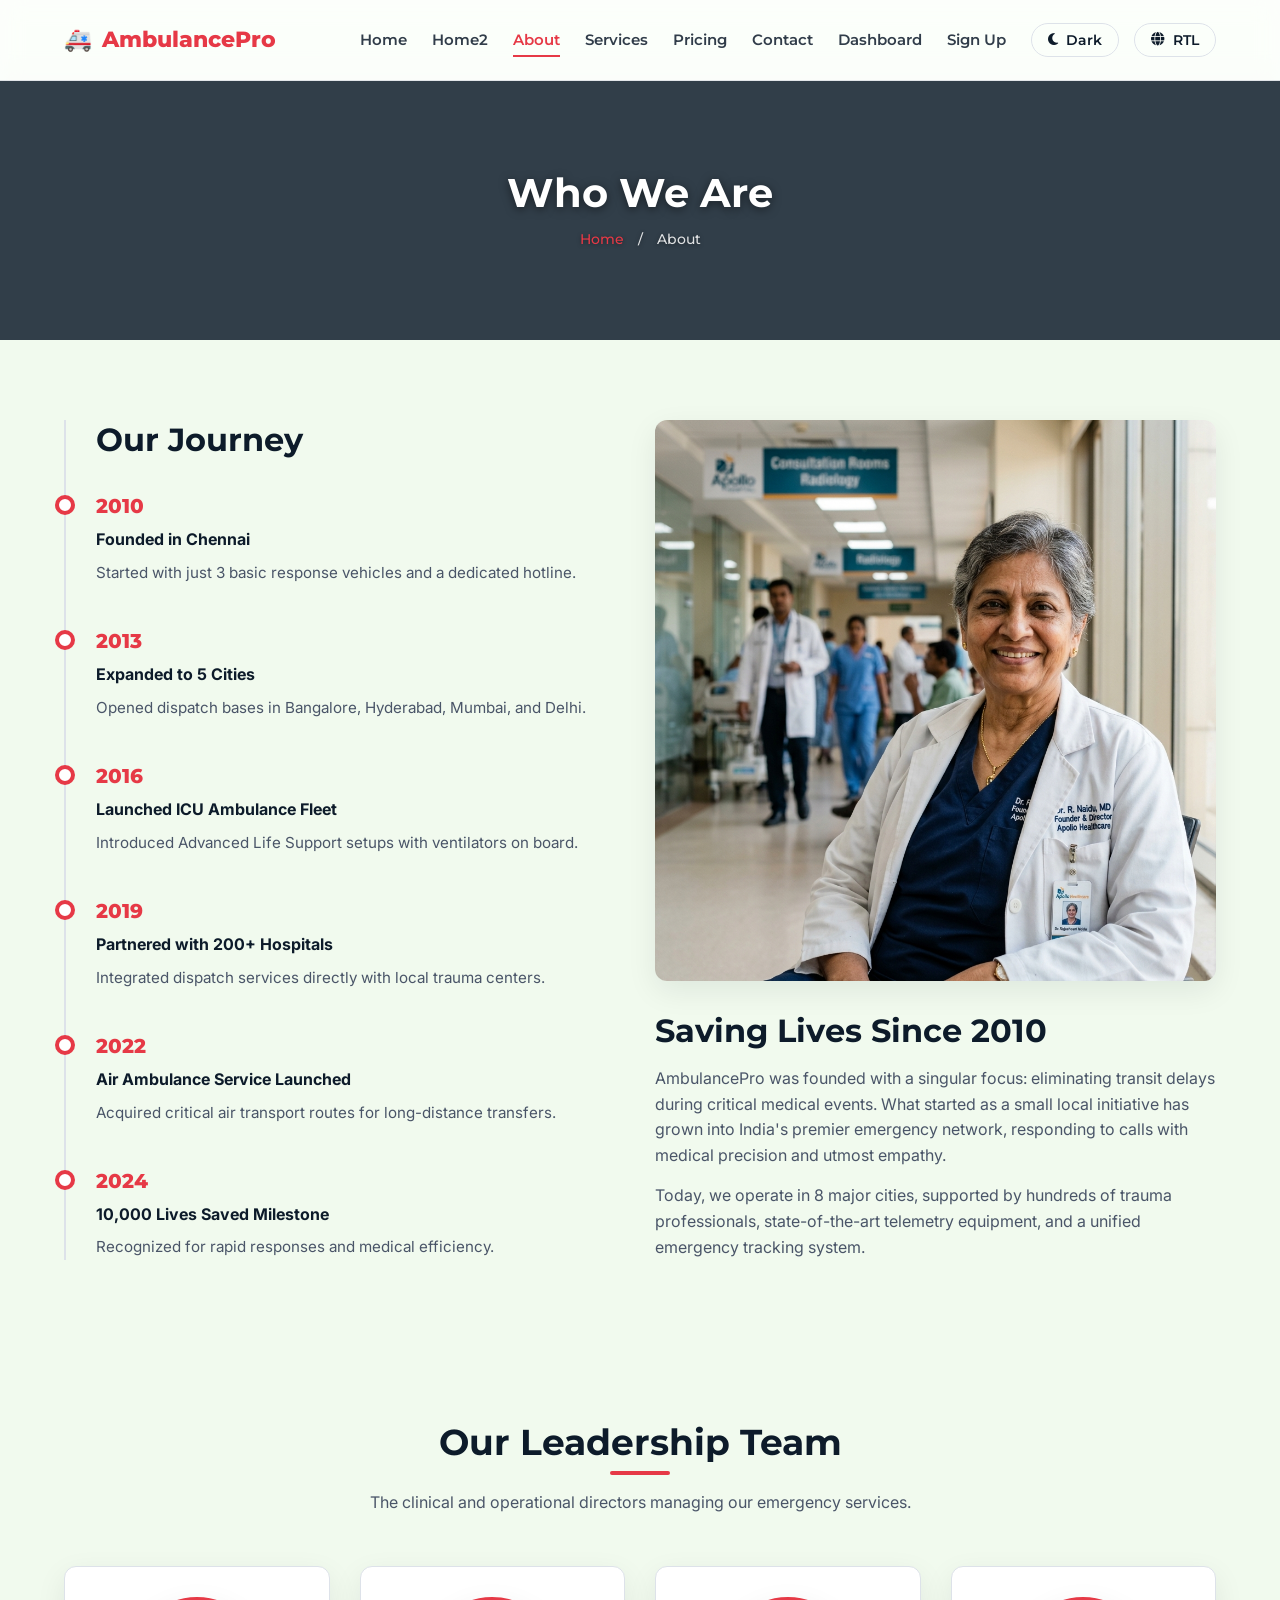
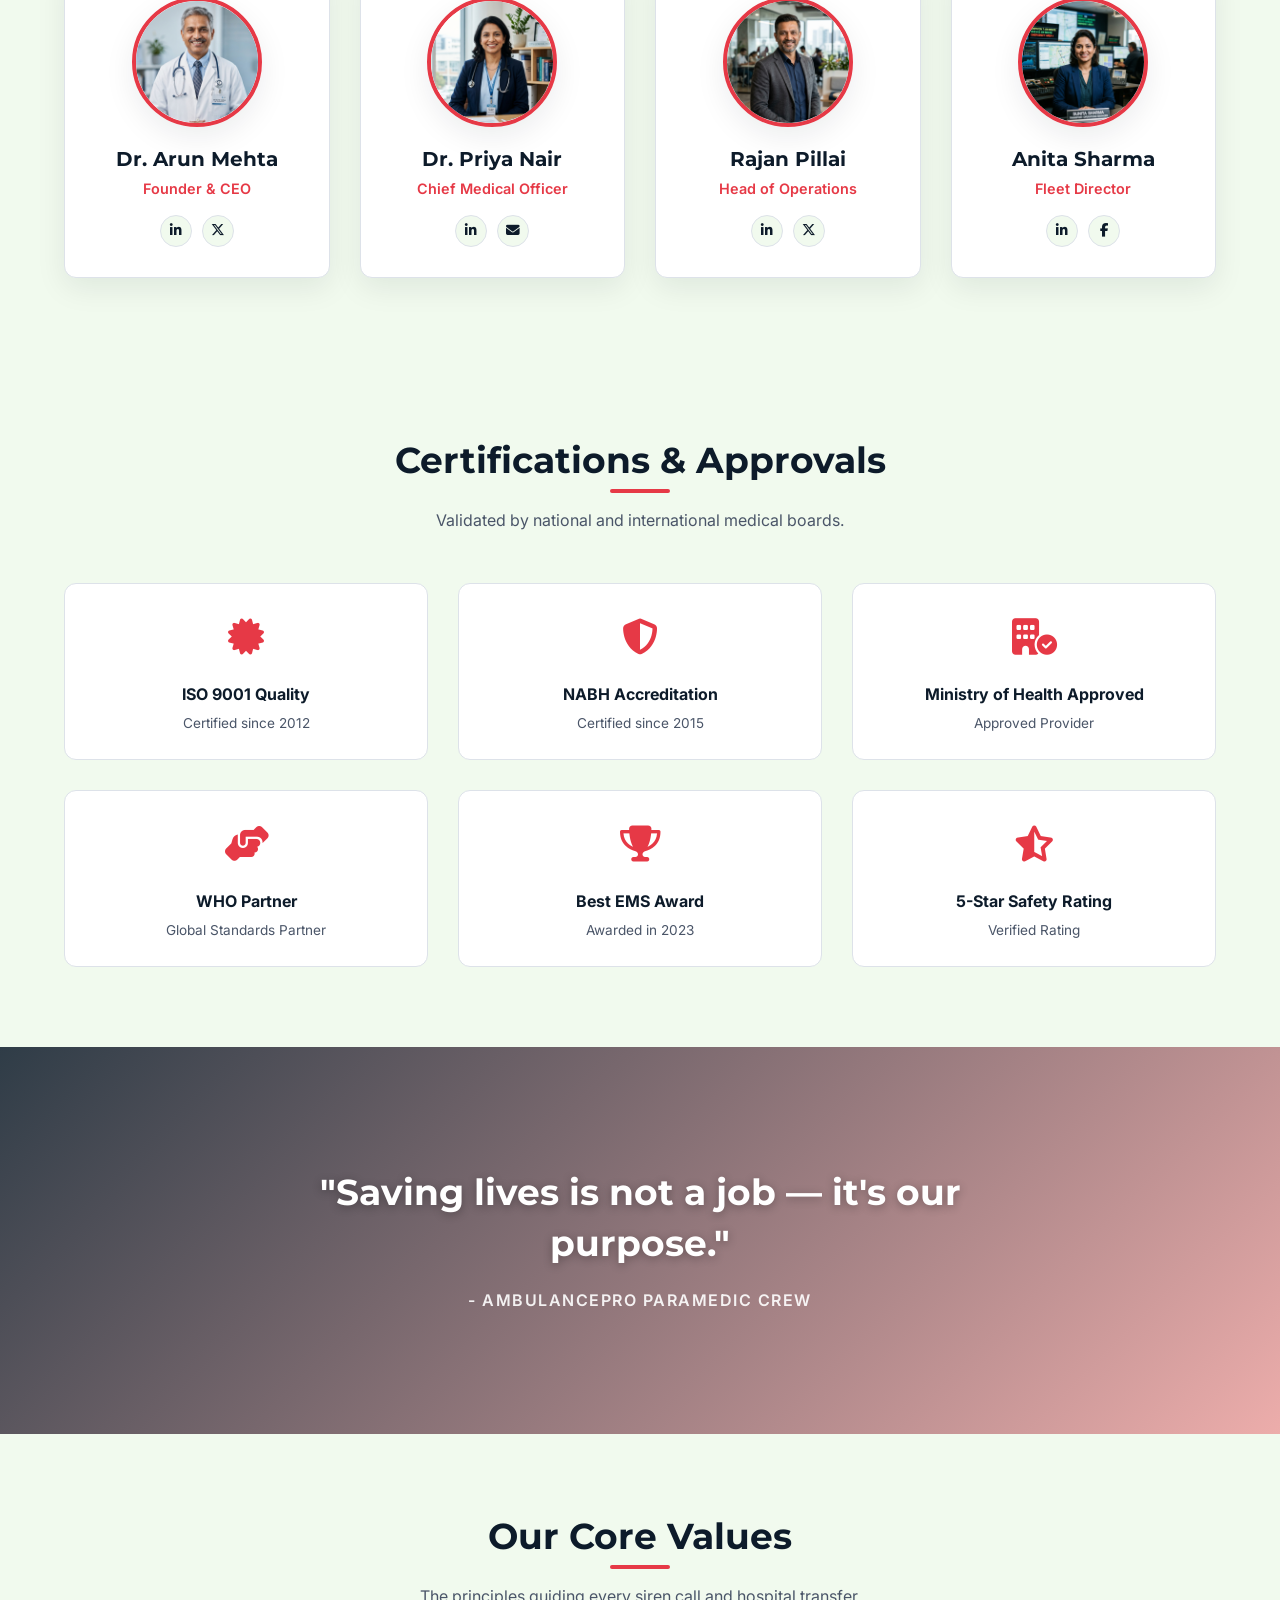
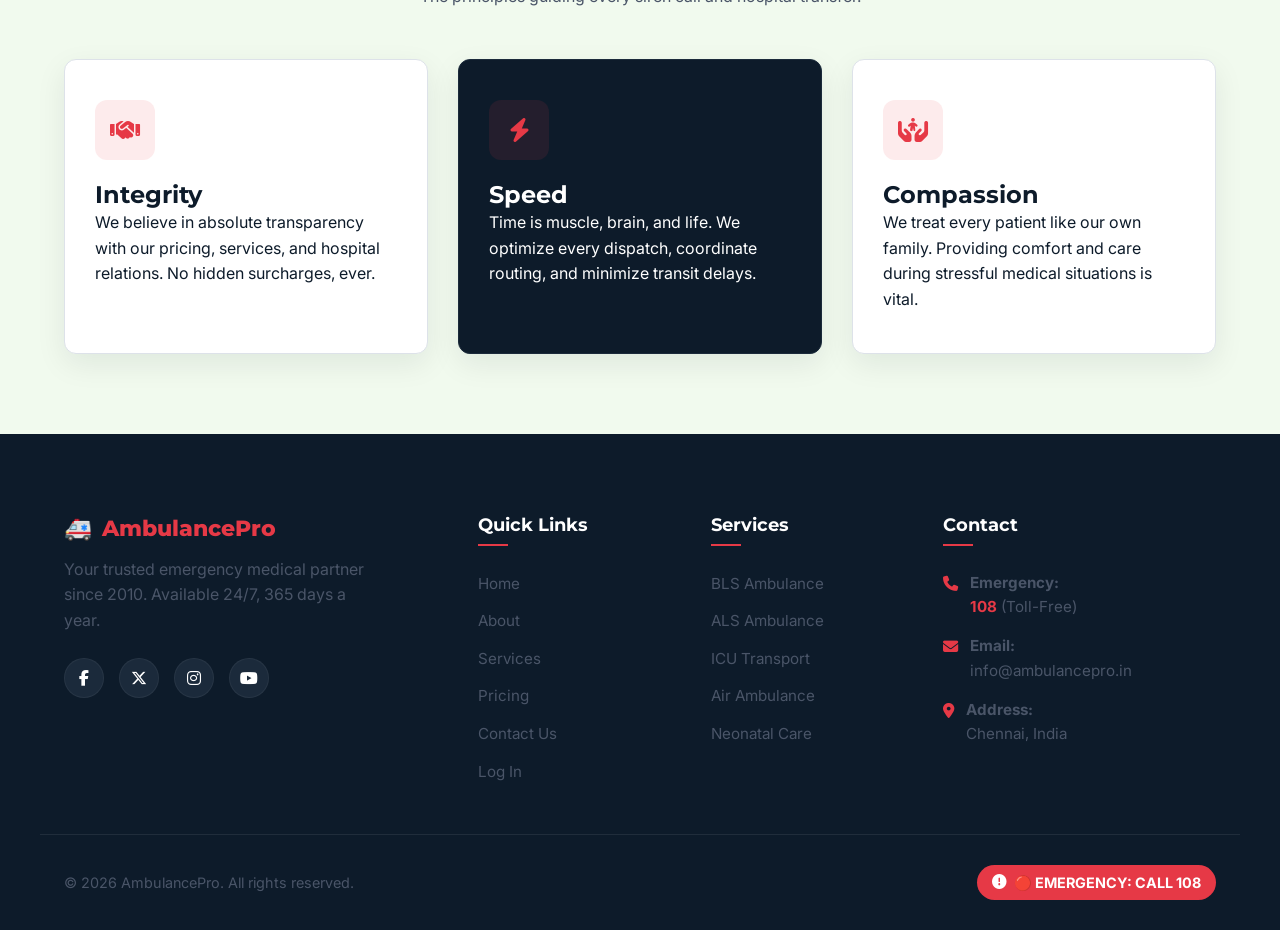
<file: about.html>
<!DOCTYPE html>
<html lang="en">
<head>
  <meta charset="UTF-8">
  <meta name="viewport" content="width=device-width, initial-scale=1.0">
  <title>Ambulance & Emergency Medical Services Provider | About Us</title>
  <!-- Favicon -->
  <link rel="icon" href="data:image/svg+xml,<svg xmlns=%22http://www.w3.org/2000/svg%22 viewBox=%220 0 100 100%22><text y=%22.9em%22 font-size=%2290%22>🚑</text></svg>">
  <!-- SEO Meta Tags -->
  <meta name="description" content="Learn more about AmbulancePro's story, founders, medical leadership, certifications, and core values. Dedicated to emergency medical transport since 2010.">
  <!-- Fonts & Icons -->
  <link rel="stylesheet" href="https://cdnjs.cloudflare.com/ajax/libs/font-awesome/6.5.2/css/all.min.css">
  <!-- Shared Style -->
  <link rel="stylesheet" href="css/style.css">
</head>
<body>

  <!-- NAVIGATION BAR -->
  <nav class="navbar" id="main-navbar">
    <div class="nav-container container">
      <a href="index.html" class="logo">
        <span>🚑</span> AmbulancePro
      </a>
      
      <button class="hamburger" id="hamburger-btn" aria-label="Toggle mobile menu">
        <i class="fa-solid fa-bars"></i>
      </button>
      
      <div class="nav-menu" id="nav-menu">
        <a href="index.html" class="nav-link">Home</a>
        <a href="home1.html" class="nav-link">Home2</a>
        <a href="about.html" class="nav-link">About</a>
        <a href="services.html" class="nav-link">Services</a>
        <a href="pricing.html" class="nav-link">Pricing</a>
        <a href="contact.html" class="nav-link">Contact</a>
        <a href="dashboard.html" class="nav-link">Dashboard</a>
        <a href="signup.html" class="nav-link">Sign Up</a>
        
        <div class="nav-controls">
          <button id="theme-toggle" class="control-btn" aria-label="Toggle dark mode">
            <i class="fa-solid fa-moon"></i>
            <span class="btn-label">Dark</span>
          </button>
          <button id="rtl-toggle" class="control-btn" aria-label="Toggle RTL layout">
            <i class="fa-solid fa-globe"></i>
            <span class="btn-label">RTL</span>
          </button>
        </div>
      </div>
    </div>
  </nav>

  <!-- SECTION 1: PAGE HEADER HERO -->
  <header class="header-hero" style="background-image: url('https://images.unsplash.com/photo-1579684385127-1ef15d508118?auto=format&fit=crop&w=1200&q=80');">
    <div class="container header-hero-content">
      <h1>Who We Are</h1>
      <div class="breadcrumbs">
        <a href="index.html">Home</a> <span>/</span> About
      </div>
    </div>
  </header>

  <!-- SECTION 2: OUR STORY + TIMELINE -->
  <section class="section">
    <div class="container">
      <div class="grid-2" style="align-items: center;">
        <!-- Left: Timeline -->
        <div class="timeline fade-in-up">
          <h2 style="margin-bottom: 30px; position: relative;">Our Journey</h2>
          
          <div class="timeline-item">
            <span class="timeline-dot"></span>
            <div class="timeline-year">2010</div>
            <div class="timeline-title">Founded in Chennai</div>
            <div class="timeline-desc">Started with just 3 basic response vehicles and a dedicated hotline.</div>
          </div>
          
          <div class="timeline-item">
            <span class="timeline-dot"></span>
            <div class="timeline-year">2013</div>
            <div class="timeline-title">Expanded to 5 Cities</div>
            <div class="timeline-desc">Opened dispatch bases in Bangalore, Hyderabad, Mumbai, and Delhi.</div>
          </div>

          <div class="timeline-item">
            <span class="timeline-dot"></span>
            <div class="timeline-year">2016</div>
            <div class="timeline-title">Launched ICU Ambulance Fleet</div>
            <div class="timeline-desc">Introduced Advanced Life Support setups with ventilators on board.</div>
          </div>

          <div class="timeline-item">
            <span class="timeline-dot"></span>
            <div class="timeline-year">2019</div>
            <div class="timeline-title">Partnered with 200+ Hospitals</div>
            <div class="timeline-desc">Integrated dispatch services directly with local trauma centers.</div>
          </div>

          <div class="timeline-item">
            <span class="timeline-dot"></span>
            <div class="timeline-year">2022</div>
            <div class="timeline-title">Air Ambulance Service Launched</div>
            <div class="timeline-desc">Acquired critical air transport routes for long-distance transfers.</div>
          </div>

          <div class="timeline-item">
            <span class="timeline-dot"></span>
            <div class="timeline-year">2024</div>
            <div class="timeline-title">10,000 Lives Saved Milestone</div>
            <div class="timeline-desc">Recognized for rapid responses and medical efficiency.</div>
          </div>
        </div>

        <!-- Right: Story + Portrait -->
        <div class="fade-in-up" style="display: flex; flex-direction: column; gap: 30px;">
          <div style="border-radius: var(--radius-card); overflow: hidden; box-shadow: var(--shadow);">
            <img src="founder_portrait.png" alt="Founder portrait close up">
          </div>
          <div>
            <h2 style="margin-bottom: 15px;">Saving Lives Since 2010</h2>
            <p style="margin-bottom: 15px; color: var(--gray);">AmbulancePro was founded with a singular focus: eliminating transit delays during critical medical events. What started as a small local initiative has grown into India's premier emergency network, responding to calls with medical precision and utmost empathy.</p>
            <p style="color: var(--gray);">Today, we operate in 8 major cities, supported by hundreds of trauma professionals, state-of-the-art telemetry equipment, and a unified emergency tracking system.</p>
          </div>
        </div>
      </div>
    </div>
  </section>

  <!-- SECTION 3: TEAM SECTION -->
  <section class="section section-bg-light" id="team">
    <div class="container">
      <div class="section-title-wrap fade-in-up">
        <h2>Our Leadership Team</h2>
        <p class="text-muted">The clinical and operational directors managing our emergency services.</p>
      </div>

      <div class="grid-4">
        <!-- Card 1 -->
        <div class="card team-member fade-in-up">
          <div class="team-avatar-img">
            <img src="team_member_1.png" alt="Dr. Arun Mehta">
          </div>
          <h3>Dr. Arun Mehta</h3>
          <p>Founder & CEO</p>
          <div class="team-socials">
            <a href="#" class="team-social" aria-label="LinkedIn"><i class="fa-brands fa-linkedin-in"></i></a>
            <a href="#" class="team-social" aria-label="Twitter"><i class="fa-brands fa-x-twitter"></i></a>
          </div>
        </div>

        <!-- Card 2 -->
        <div class="card team-member fade-in-up">
          <div class="team-avatar-img">
            <img src="team_member_2.png" alt="Dr. Priya Nair">
          </div>
          <h3>Dr. Priya Nair</h3>
          <p>Chief Medical Officer</p>
          <div class="team-socials">
            <a href="#" class="team-social" aria-label="LinkedIn"><i class="fa-brands fa-linkedin-in"></i></a>
            <a href="#" class="team-social" aria-label="Email"><i class="fa-solid fa-envelope"></i></a>
          </div>
        </div>

        <!-- Card 3 -->
        <div class="card team-member fade-in-up">
          <div class="team-avatar-img">
            <img src="team_member_3.png" alt="Rajan Pillai">
          </div>
          <h3>Rajan Pillai</h3>
          <p>Head of Operations</p>
          <div class="team-socials">
            <a href="#" class="team-social" aria-label="LinkedIn"><i class="fa-brands fa-linkedin-in"></i></a>
            <a href="#" class="team-social" aria-label="Twitter"><i class="fa-brands fa-x-twitter"></i></a>
          </div>
        </div>

        <!-- Card 4 -->
        <div class="card team-member fade-in-up">
          <div class="team-avatar-img">
            <img src="team_member_4.png" alt="Anita Sharma">
          </div>
          <h3>Anita Sharma</h3>
          <p>Fleet Director</p>
          <div class="team-socials">
            <a href="#" class="team-social" aria-label="LinkedIn"><i class="fa-brands fa-linkedin-in"></i></a>
            <a href="#" class="team-social" aria-label="Facebook"><i class="fa-brands fa-facebook-f"></i></a>
          </div>
        </div>
      </div>
    </div>
  </section>

  <!-- SECTION 4: CERTIFICATIONS & AWARDS -->
  <section class="section" id="certifications">
    <div class="container">
      <div class="section-title-wrap fade-in-up">
        <h2>Certifications & Approvals</h2>
        <p class="text-muted">Validated by national and international medical boards.</p>
      </div>

      <div class="grid-3">
        <div class="cert-box fade-in-up">
          <div class="cert-icon"><i class="fa-solid fa-certificate"></i></div>
          <div class="cert-title">ISO 9001 Quality</div>
          <div class="cert-year">Certified since 2012</div>
        </div>

        <div class="cert-box fade-in-up">
          <div class="cert-icon"><i class="fa-solid fa-shield-halved"></i></div>
          <div class="cert-title">NABH Accreditation</div>
          <div class="cert-year">Certified since 2015</div>
        </div>

        <div class="cert-box fade-in-up">
          <div class="cert-icon"><i class="fa-solid fa-building-circle-check"></i></div>
          <div class="cert-title">Ministry of Health Approved</div>
          <div class="cert-year">Approved Provider</div>
        </div>

        <div class="cert-box fade-in-up">
          <div class="cert-icon"><i class="fa-solid fa-handshake-angle"></i></div>
          <div class="cert-title">WHO Partner</div>
          <div class="cert-year">Global Standards Partner</div>
        </div>

        <div class="cert-box fade-in-up">
          <div class="cert-icon"><i class="fa-solid fa-trophy"></i></div>
          <div class="cert-title">Best EMS Award</div>
          <div class="cert-year">Awarded in 2023</div>
        </div>

        <div class="cert-box fade-in-up">
          <div class="cert-icon"><i class="fa-solid fa-star-half-stroke"></i></div>
          <div class="cert-title">5-Star Safety Rating</div>
          <div class="cert-year">Verified Rating</div>
        </div>
      </div>
    </div>
  </section>

  <!-- SECTION 5: FULL-WIDTH IMAGE FEATURE -->
  <section class="quote-panel" style="background-image: url('https://images.unsplash.com/photo-1612349317150-e413f6a5b16d?auto=format&fit=crop&w=1200&q=80');">
    <div class="quote-content fade-in-up">
      <blockquote>"Saving lives is not a job — it's our purpose."</blockquote>
      <p style="font-weight:600; text-transform:uppercase; letter-spacing:1.5px; opacity:0.9;">- AmbulancePro Paramedic Crew</p>
    </div>
  </section>

  <!-- SECTION 6: CORE VALUES -->
  <section class="section" id="core-values">
    <div class="container">
      <div class="section-title-wrap fade-in-up">
        <h2>Our Core Values</h2>
        <p class="text-muted">The principles guiding every siren call and hospital transfer.</p>
      </div>

      <div class="values-container">
        <div class="value-card fade-in-up">
          <div class="card-icon" style="background-color: rgba(230, 57, 70, 0.1);"><i class="fa-solid fa-handshake"></i></div>
          <h3>Integrity</h3>
          <p>We believe in absolute transparency with our pricing, services, and hospital relations. No hidden surcharges, ever.</p>
        </div>

        <div class="value-card fade-in-up">
          <div class="card-icon" style="background-color: rgba(230, 57, 70, 0.1);"><i class="fa-solid fa-bolt"></i></div>
          <h3>Speed</h3>
          <p>Time is muscle, brain, and life. We optimize every dispatch, coordinate routing, and minimize transit delays.</p>
        </div>

        <div class="value-card fade-in-up">
          <div class="card-icon" style="background-color: rgba(230, 57, 70, 0.1);"><i class="fa-solid fa-hands-holding-child"></i></div>
          <h3>Compassion</h3>
          <p>We treat every patient like our own family. Providing comfort and care during stressful medical situations is vital.</p>
        </div>
      </div>
    </div>
  </section>

  <!-- SHARED FOOTER -->
  <footer class="footer">
    <div class="container footer-top">
      <div class="footer-brand">
        <h3><span>🚑</span> AmbulancePro</h3>
        <p>Your trusted emergency medical partner since 2010. Available 24/7, 365 days a year.</p>
        <div class="social-links">
          <a href="#" class="social-link" aria-label="Facebook"><i class="fa-brands fa-facebook-f"></i></a>
          <a href="#" class="social-link" aria-label="Twitter"><i class="fa-brands fa-x-twitter"></i></a>
          <a href="#" class="social-link" aria-label="Instagram"><i class="fa-brands fa-instagram"></i></a>
          <a href="#" class="social-link" aria-label="YouTube"><i class="fa-brands fa-youtube"></i></a>
        </div>
      </div>
      
      <div class="footer-col">
        <h4>Quick Links</h4>
        <ul>
          <li><a href="index.html">Home</a></li>
          <li><a href="about.html">About</a></li>
          <li><a href="services.html">Services</a></li>
          <li><a href="pricing.html">Pricing</a></li>
          <li><a href="contact.html">Contact Us</a></li>
          <li><a href="login.html">Log In</a></li>
        </ul>
      </div>
      
      <div class="footer-col">
        <h4>Services</h4>
        <ul>
          <li><a href="services.html">BLS Ambulance</a></li>
          <li><a href="services.html">ALS Ambulance</a></li>
          <li><a href="services.html">ICU Transport</a></li>
          <li><a href="services.html">Air Ambulance</a></li>
          <li><a href="services.html">Neonatal Care</a></li>
        </ul>
      </div>
      
      <div class="footer-col">
        <h4>Contact</h4>
        <div class="footer-contact-item">
          <i class="fa-solid fa-phone"></i>
          <span>
            <strong>Emergency:</strong><br>
            <a href="tel:108" style="color: var(--primary); font-weight:700;">108</a> (Toll-Free)
          </span>
        </div>
        <div class="footer-contact-item">
          <i class="fa-solid fa-envelope"></i>
          <span>
            <strong>Email:</strong><br>
            <a href="mailto:info@ambulancepro.in">info@ambulancepro.in</a>
          </span>
        </div>
        <div class="footer-contact-item">
          <i class="fa-solid fa-location-dot"></i>
          <span>
            <strong>Address:</strong><br>
            Chennai, India
          </span>
        </div>
      </div>
    </div>
    
    <div class="container footer-bottom">
      <p>&copy; 2026 AmbulancePro. All rights reserved.</p>
      <div class="emergency-footer-badge">
        <i class="fa-solid fa-circle-exclamation"></i>
        <span>🔴 EMERGENCY: CALL 108</span>
      </div>
    </div>
  </footer>

  <!-- Unified JS -->
  <script src="js/main.js"></script>
</body>
</html>
</file>
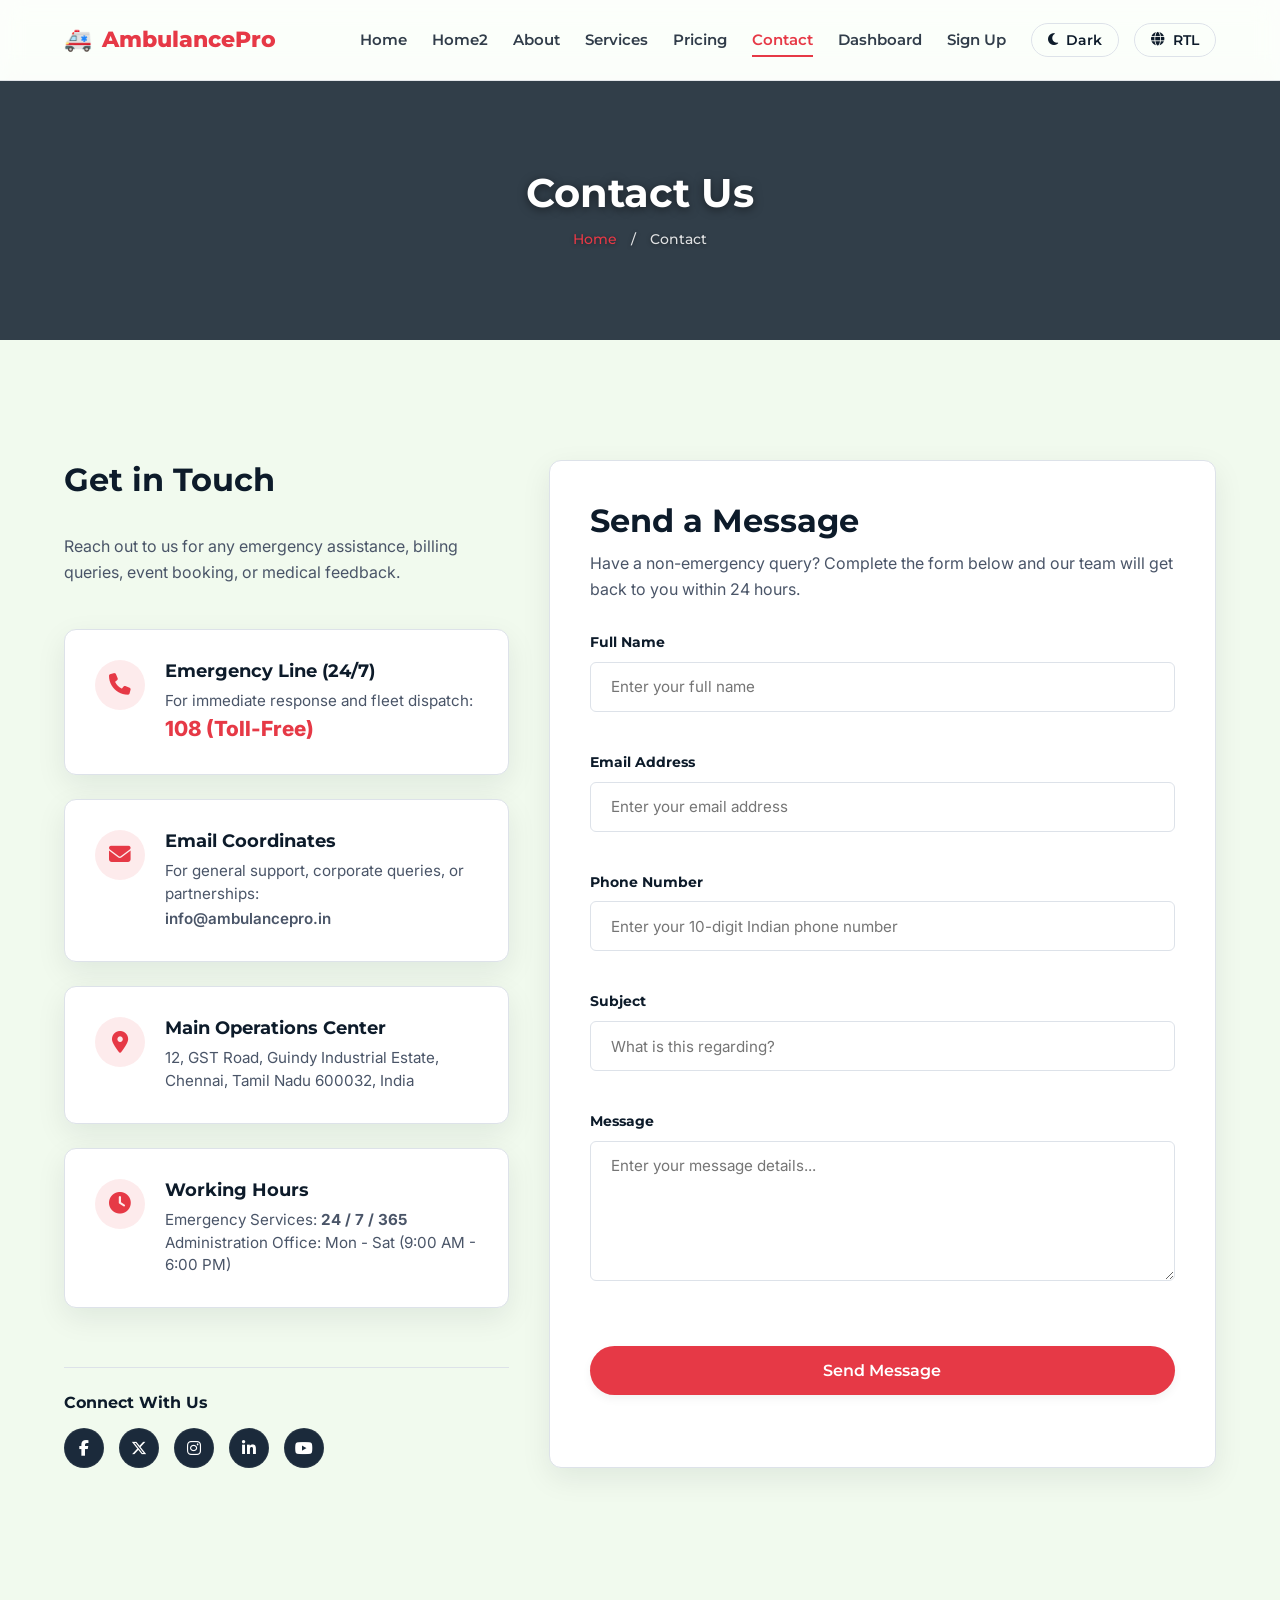
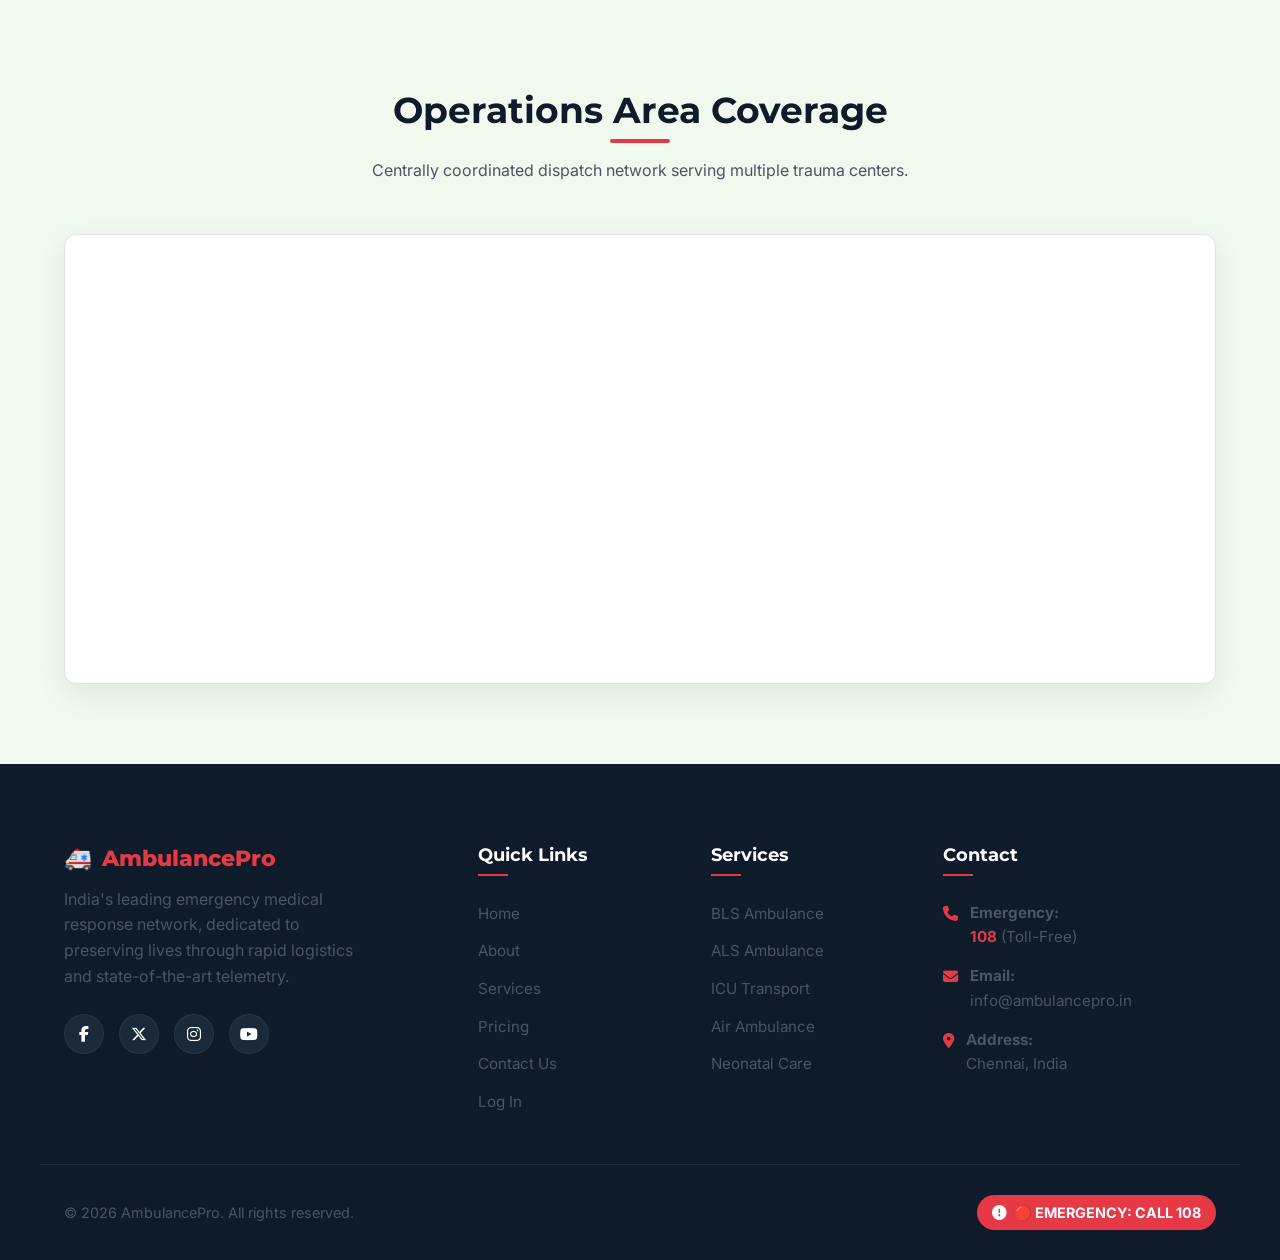
<file: contact.html>
<!DOCTYPE html>
<html lang="en">
<head>
  <meta charset="UTF-8">
  <meta name="viewport" content="width=device-width, initial-scale=1.0">
  <title>Ambulance & Emergency Medical Services Provider | Contact Us</title>
  <!-- Favicon -->
  <link rel="icon" href="data:image/svg+xml,<svg xmlns=%22http://www.w3.org/2000/svg%22 viewBox=%220 0 100 100%22><text y=%22.9em%22 font-size=%2290%22>🚑</text></svg>">
  <!-- SEO Meta Tags -->
  <meta name="description" content="Contact AmbulancePro for emergency medical transport requests, corporate ambulance services, event coverage queries, or partner program support.">
  <!-- Fonts & Icons -->
  <link rel="stylesheet" href="https://cdnjs.cloudflare.com/ajax/libs/font-awesome/6.5.2/css/all.min.css">
  <!-- Shared Style -->
  <link rel="stylesheet" href="css/style.css">
</head>
<body>

  <!-- NAVIGATION BAR -->
  <nav class="navbar" id="main-navbar">
    <div class="nav-container container">
      <a href="index.html" class="logo">
        <span>🚑</span> AmbulancePro
      </a>
      
      <button class="hamburger" id="hamburger-btn" aria-label="Toggle mobile menu">
        <i class="fa-solid fa-bars"></i>
      </button>
      
      <div class="nav-menu" id="nav-menu">
        <a href="index.html" class="nav-link">Home</a>
        <a href="home1.html" class="nav-link">Home2</a>
        <a href="about.html" class="nav-link">About</a>
        <a href="services.html" class="nav-link">Services</a>
        <a href="pricing.html" class="nav-link">Pricing</a>
        <a href="contact.html" class="nav-link">Contact</a>
        <a href="dashboard.html" class="nav-link">Dashboard</a>
        <a href="signup.html" class="nav-link">Sign Up</a>
        
        <div class="nav-controls">
          <button id="theme-toggle" class="control-btn" aria-label="Toggle dark mode">
            <i class="fa-solid fa-moon"></i>
            <span class="btn-label">Dark</span>
          </button>
          <button id="rtl-toggle" class="control-btn" aria-label="Toggle RTL layout">
            <i class="fa-solid fa-globe"></i>
            <span class="btn-label">RTL</span>
          </button>
        </div>
      </div>
    </div>
  </nav>

  <!-- SECTION 1: PAGE HEADER HERO -->
  <header class="header-hero" style="background-image: url('https://images.unsplash.com/photo-1587745416684-47953f16f02f?auto=format&fit=crop&w=1200&q=80');">
    <div class="container header-hero-content">
      <h1>Contact Us</h1>
      <div class="breadcrumbs">
        <a href="index.html">Home</a> <span>/</span> Contact
      </div>
    </div>
  </header>

  <!-- SECTION 2: CONTACT GRID -->
  <section class="section">
    <div class="container">
      <div class="contact-grid">
        <!-- Left: Contact Info Cards -->
        <div class="contact-info-wrap fade-in-up">
          <h2 style="margin-bottom: 10px;">Get in Touch</h2>
          <p style="color: var(--gray); margin-bottom: 20px;">Reach out to us for any emergency assistance, billing queries, event booking, or medical feedback.</p>

          <!-- Card 1: Emergency Line -->
          <div class="contact-info-card">
            <div class="contact-info-icon">
              <i class="fa-solid fa-phone"></i>
            </div>
            <div class="contact-info-details">
              <h4>Emergency Line (24/7)</h4>
              <p>For immediate response and fleet dispatch:</p>
              <a href="tel:108" style="color: var(--primary); font-weight: 800; font-size: 1.3rem;">108 (Toll-Free)</a>
            </div>
          </div>

          <!-- Card 2: Email -->
          <div class="contact-info-card">
            <div class="contact-info-icon">
              <i class="fa-solid fa-envelope"></i>
            </div>
            <div class="contact-info-details">
              <h4>Email Coordinates</h4>
              <p>For general support, corporate queries, or partnerships:</p>
              <a href="mailto:info@ambulancepro.in" style="font-weight: 600;">info@ambulancepro.in</a>
            </div>
          </div>

          <!-- Card 3: Address -->
          <div class="contact-info-card">
            <div class="contact-info-icon">
              <i class="fa-solid fa-location-dot"></i>
            </div>
            <div class="contact-info-details">
              <h4>Main Operations Center</h4>
              <p>12, GST Road, Guindy Industrial Estate,<br>Chennai, Tamil Nadu 600032, India</p>
            </div>
          </div>

          <!-- Card 4: Hours -->
          <div class="contact-info-card">
            <div class="contact-info-icon">
              <i class="fa-solid fa-clock"></i>
            </div>
            <div class="contact-info-details">
              <h4>Working Hours</h4>
              <p>Emergency Services: <strong>24 / 7 / 365</strong><br>Administration Office: Mon - Sat (9:00 AM - 6:00 PM)</p>
            </div>
          </div>

          <!-- Connect With Us -->
          <div style="margin-top: 35px; border-top: 1px solid var(--border); padding-top: 25px;">
            <h4 style="margin-bottom: 15px;">Connect With Us</h4>
            <div class="social-links">
              <a href="#" class="social-link" aria-label="Facebook"><i class="fa-brands fa-facebook-f"></i></a>
              <a href="#" class="social-link" aria-label="Twitter"><i class="fa-brands fa-x-twitter"></i></a>
              <a href="#" class="social-link" aria-label="Instagram"><i class="fa-brands fa-instagram"></i></a>
              <a href="#" class="social-link" aria-label="LinkedIn"><i class="fa-brands fa-linkedin-in"></i></a>
              <a href="#" class="social-link" aria-label="YouTube"><i class="fa-brands fa-youtube"></i></a>
            </div>
          </div>
        </div>

        <!-- Right: Contact Form Card -->
        <div class="contact-form-card fade-in-up">
          <h2 style="margin-bottom: 10px;">Send a Message</h2>
          <p style="color: var(--gray); margin-bottom: 30px;">Have a non-emergency query? Complete the form below and our team will get back to you within 24 hours.</p>

          <form id="contact-form" novalidate onsubmit="event.preventDefault(); alert('Message sent successfully! Thank you for contacting AmbulancePro.'); this.reset();">
            <div class="signup-grid" style="grid-template-columns: 1fr;">
              <!-- Full Name -->
              <div class="form-group">
                <label for="fullname">Full Name</label>
                <input type="text" id="fullname" class="form-control" placeholder="Enter your full name" required>
              </div>

              <!-- Email -->
              <div class="form-group">
                <label for="email">Email Address</label>
                <input type="email" id="email" class="form-control" placeholder="Enter your email address" required>
              </div>

              <!-- Phone Number -->
              <div class="form-group">
                <label for="phone">Phone Number</label>
                <input type="tel" id="phone" class="form-control" placeholder="Enter your 10-digit Indian phone number" required>
              </div>

              <!-- Subject -->
              <div class="form-group">
                <label for="subject">Subject</label>
                <input type="text" id="subject" class="form-control" placeholder="What is this regarding?" required>
              </div>

              <!-- Message -->
              <div class="form-group">
                <label for="message">Message</label>
                <textarea id="message" class="form-control" placeholder="Enter your message details..." required></textarea>
              </div>
            </div>

            <button type="submit" class="btn btn-primary" style="width: 100%; font-size: 1rem; padding: 15px 0; margin-top: 25px;">Send Message</button>
          </form>
        </div>
      </div>
    </div>
  </section>

  <!-- SECTION 3: MAP PLACEHOLDER SECTION -->
  <section class="section section-bg-light contact-map-section">
    <div class="container">
      <div class="section-title-wrap fade-in-up">
        <h2>Operations Area Coverage</h2>
        <p class="text-muted">Centrally coordinated dispatch network serving multiple trauma centers.</p>
      </div>

      <div class="map-placeholder-card fade-in-up" style="padding: 0; overflow: hidden; height: 450px; border-radius: var(--radius-card); box-shadow: var(--shadow);">
        <iframe 
          src="https://www.google.com/maps/embed?pb=!1m18!1m12!1m3!1d3886.852445831911!2d80.20786591529402!3d13.00840131749877!2m3!1f0!2f0!3f0!3m2!1i1024!2i768!4f13.1!3m3!1m2!1s0x3a52671b569ff493%3A0x7d6f51cb32292f76!2sGuindy%20Industrial%20Estate%2C%20Guindy%2C%20Chennai%2C%20Tamil%20Nadu%20600032!5e0!3m2!1sen!2sin!4v1626000000000!5m2!1sen!2sin" 
          width="100%" 
          height="100%" 
          style="border:0;" 
          allowfullscreen="" 
          loading="lazy"
          title="AmbulancePro Chennai Office Location">
        </iframe>
      </div>
    </div>
  </section>

  <!-- FOOTER -->
  <footer class="footer">
    <div class="container footer-top">
      <div class="footer-brand">
        <h3><span>🚑</span> AmbulancePro</h3>
        <p>India's leading emergency medical response network, dedicated to preserving lives through rapid logistics and state-of-the-art telemetry.</p>
        <div class="social-links">
          <a href="#" class="social-link" aria-label="Facebook"><i class="fa-brands fa-facebook-f"></i></a>
          <a href="#" class="social-link" aria-label="Twitter"><i class="fa-brands fa-x-twitter"></i></a>
          <a href="#" class="social-link" aria-label="Instagram"><i class="fa-brands fa-instagram"></i></a>
          <a href="#" class="social-link" aria-label="YouTube"><i class="fa-brands fa-youtube"></i></a>
        </div>
      </div>
      
      <div class="footer-col">
        <h4>Quick Links</h4>
        <ul>
          <li><a href="index.html">Home</a></li>
          <li><a href="about.html">About</a></li>
          <li><a href="services.html">Services</a></li>
          <li><a href="pricing.html">Pricing</a></li>
          <li><a href="contact.html">Contact Us</a></li>
          <li><a href="login.html">Log In</a></li>
        </ul>
      </div>
      
      <div class="footer-col">
        <h4>Services</h4>
        <ul>
          <li><a href="services.html">BLS Ambulance</a></li>
          <li><a href="services.html">ALS Ambulance</a></li>
          <li><a href="services.html">ICU Transport</a></li>
          <li><a href="services.html">Air Ambulance</a></li>
          <li><a href="services.html">Neonatal Care</a></li>
        </ul>
      </div>
      
      <div class="footer-col">
        <h4>Contact</h4>
        <div class="footer-contact-item">
          <i class="fa-solid fa-phone"></i>
          <span>
            <strong>Emergency:</strong><br>
            <a href="tel:108" style="color: var(--primary); font-weight:700;">108</a> (Toll-Free)
          </span>
        </div>
        <div class="footer-contact-item">
          <i class="fa-solid fa-envelope"></i>
          <span>
            <strong>Email:</strong><br>
            <a href="mailto:info@ambulancepro.in">info@ambulancepro.in</a>
          </span>
        </div>
        <div class="footer-contact-item">
          <i class="fa-solid fa-location-dot"></i>
          <span>
            <strong>Address:</strong><br>
            Chennai, India
          </span>
        </div>
      </div>
    </div>
    
    <div class="container footer-bottom">
      <p>&copy; 2026 AmbulancePro. All rights reserved.</p>
      <div class="emergency-footer-badge">
        <i class="fa-solid fa-circle-exclamation"></i>
        <span>🔴 EMERGENCY: CALL 108</span>
      </div>
    </div>
  </footer>

  <!-- Unified JS -->
  <script src="js/main.js"></script>
</body>
</html>
</file>
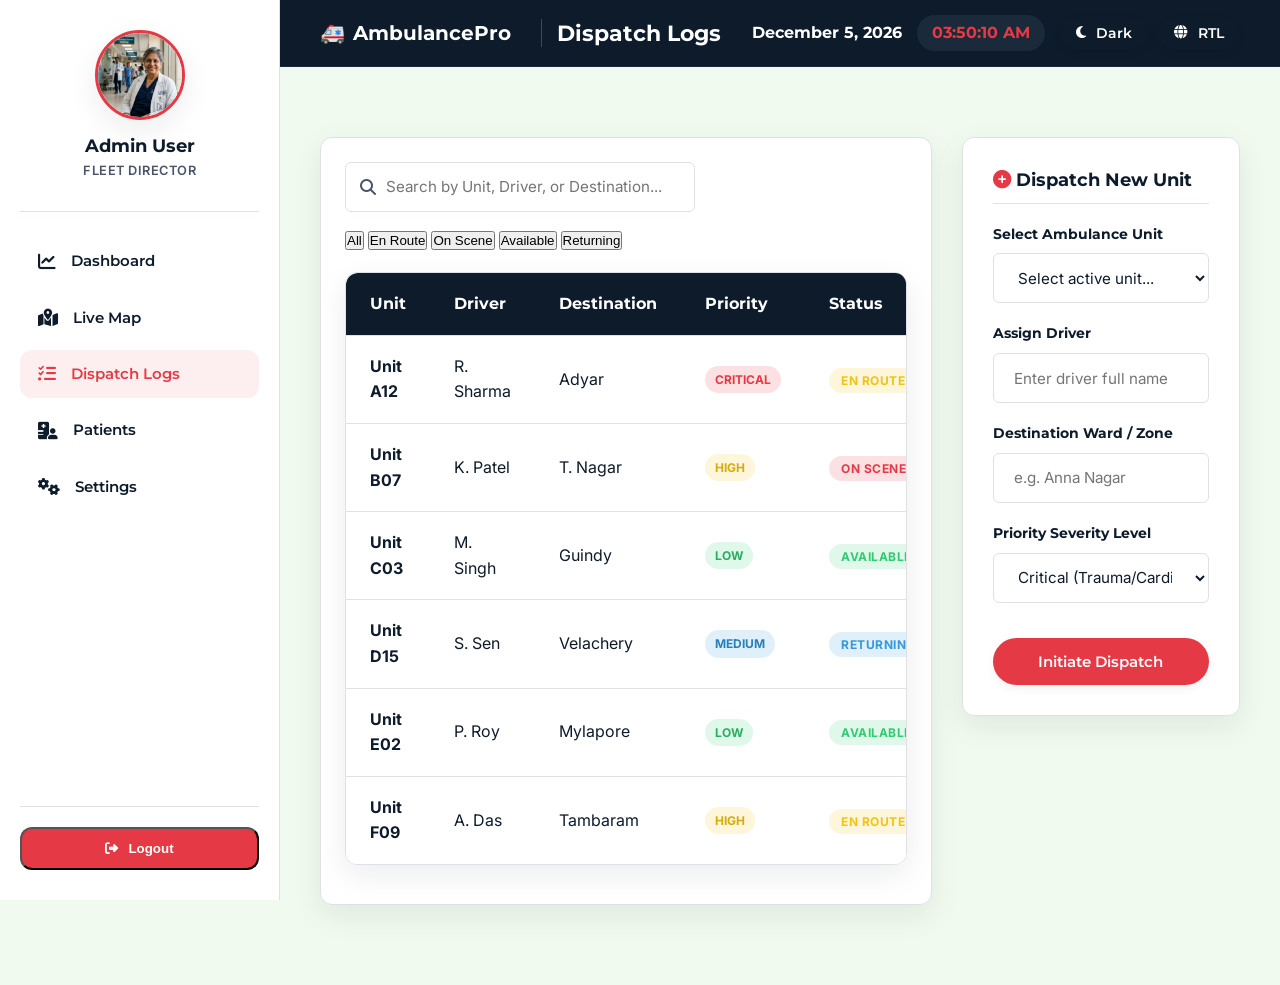
<file: dashboard-logs.html>
<!DOCTYPE html>
<html lang="en">
<head>
  <meta charset="UTF-8">
  <meta name="viewport" content="width=device-width, initial-scale=1.0">
  <title>AmbulancePro | Dispatch Logs</title>
  <!-- Favicon -->
  <link rel="icon" href="data:image/svg+xml,<svg xmlns=%22http://www.w3.org/2000/svg%22 viewBox=%220 0 100 100%22><text y=%22.9em%22 font-size=%2290%22>🚑</text></svg>">
  <!-- SEO Meta Tags -->
  <meta name="description" content="Logs ledger database and emergency dispatcher registration registry.">
  <!-- Fonts & Icons -->
  <link rel="stylesheet" href="https://cdnjs.cloudflare.com/ajax/libs/font-awesome/6.5.2/css/all.min.css">
  <!-- Shared Style -->
  <link rel="stylesheet" href="css/style.css">
  <style>
    /* Logs Page Specific Styles */
    .logs-layout-grid {
      display: grid;
      grid-template-columns: 2.2fr 1fr;
      gap: 30px;
      margin-top: 30px;
    }
    @media (max-width: 1100px) {
      .logs-layout-grid {
        grid-template-columns: 1fr;
      }
    }
    .logs-card {
      background-color: var(--card-bg);
      border: 1px solid var(--border);
      border-radius: var(--radius-card);
      padding: 24px;
      box-shadow: var(--shadow);
    }
    .table-toolbar {
      display: flex;
      justify-content: space-between;
      align-items: center;
      gap: 15px;
      margin-bottom: 20px;
      flex-wrap: wrap;
    }
    .search-input-wrap {
      position: relative;
      flex-grow: 1;
      max-width: 350px;
    }
    .search-input-wrap i {
      position: absolute;
      left: 15px;
      top: 50%;
      transform: translateY(-50%);
      color: var(--gray);
    }
    .search-input-wrap input {
      padding-left: 40px;
    }
    .priority-badge {
      display: inline-block;
      padding: 4px 10px;
      font-size: 0.75rem;
      font-weight: 700;
      border-radius: var(--radius-pill);
      text-transform: uppercase;
    }
    .priority-badge.critical { background-color: rgba(230, 57, 70, 0.15); color: var(--primary); }
    .priority-badge.high { background-color: rgba(241, 196, 15, 0.15); color: #d4ac0d; }
    .priority-badge.medium { background-color: rgba(52, 152, 219, 0.15); color: #2980b9; }
    .priority-badge.low { background-color: rgba(46, 204, 113, 0.15); color: #27ae60; }
  </style>
</head>
<body>
  <div class="sidebar-overlay" id="sidebar-overlay"></div>
  <div class="dashboard-layout-container">
    
    <!-- SIDEBAR -->
    <aside class="dashboard-sidebar" id="dashboard-sidebar">
      <button class="sidebar-close-btn" id="sidebar-close-btn" style="display: none;" aria-label="Close sidebar">
        <i class="fa-solid fa-xmark"></i>
      </button>
      
      <div class="sidebar-profile">
        <div class="profile-img-wrap">
          <img src="founder_portrait.png" alt="Admin Avatar" class="profile-avatar">
        </div>
        <h4>Admin User</h4>
        <span>Fleet Director</span>
      </div>
      
      <nav class="sidebar-nav">
        <a href="dashboard.html" class="sidebar-link">
          <i class="fa-solid fa-chart-line"></i>
          <span>Dashboard</span>
        </a>
        <a href="dashboard-map.html" class="sidebar-link">
          <i class="fa-solid fa-map-location-dot"></i>
          <span>Live Map</span>
        </a>
        <a href="dashboard-logs.html" class="sidebar-link active">
          <i class="fa-solid fa-list-check"></i>
          <span>Dispatch Logs</span>
        </a>
        <a href="dashboard-patients.html" class="sidebar-link">
          <i class="fa-solid fa-hospital-user"></i>
          <span>Patients</span>
        </a>
        <a href="dashboard-settings.html" class="sidebar-link">
          <i class="fa-solid fa-gears"></i>
          <span>Settings</span>
        </a>
      </nav>
      
      <div class="sidebar-footer">
        <button class="btn-logout" onclick="alert('Logging out...'); window.location.href='index.html';">
          <i class="fa-solid fa-right-from-bracket"></i>
          <span>Logout</span>
        </button>
      </div>
    </aside>

    <!-- MAIN CONTENT AREA -->
    <main class="dashboard-main-content">
      <!-- DASHBOARD HEADER BAR -->
      <header class="dashboard-bar" style="margin-top: 0;">
        <div class="container dashboard-bar-content">
          <div style="display: flex; align-items: center; gap: 15px;">
            <button id="dashboard-hamburger-btn" class="btn btn-secondary btn-small" style="display: none; background: rgba(255,255,255,0.1); border: 1px solid rgba(255,255,255,0.2); color: var(--white); font-size: 1.1rem; padding: 6px 12px; border-radius: 4px; cursor: pointer;" aria-label="Open sidebar menu">
              <i class="fa-solid fa-bars"></i>
            </button>
            <a href="index.html" class="logo" style="color: var(--white); font-weight: 700; margin-right: 15px; font-size: 1.25rem; display: flex; align-items: center; gap: 8px;">
              <span>🚑</span> AmbulancePro
            </a>
            <h2 style="color: var(--white); font-size: 1.4rem; border-left: 1px solid rgba(255,255,255,0.2); padding-left: 15px;">Dispatch Logs</h2>
          </div>
          
          <div class="dashboard-time">
            <span id="dashboard-date">15 June 2026</span>
            <span class="dash-clock" id="dashboard-clock">00:00:00 AM</span>
            
            <div class="dashboard-actions">
              <button id="theme-toggle" class="btn btn-secondary btn-small" aria-label="Toggle dark mode">
                <i class="fa-solid fa-moon"></i>
                <span class="btn-label">Dark</span>
              </button>
              <button id="rtl-toggle" class="btn btn-secondary btn-small" aria-label="Toggle RTL layout">
                <i class="fa-solid fa-globe"></i>
                <span class="btn-label">RTL</span>
              </button>
            </div>
          </div>
        </div>
      </header>

      <!-- REGISTRY CONTENT -->
      <section class="section" style="padding-top: 40px; padding-bottom: 40px;">
        <div class="container">
          
          <div class="logs-layout-grid">
            <!-- Left: Logs registry table -->
            <div class="logs-card">
              <div class="table-toolbar">
                <div class="search-input-wrap">
                  <i class="fa-solid fa-magnifying-glass"></i>
                  <input type="text" id="logSearch" class="form-control" placeholder="Search by Unit, Driver, or Destination..." oninput="filterLogs()">
                </div>

                <div class="map-filter-bar" style="margin-bottom:0;">
                  <button class="filter-pill active" onclick="filterTable('all', this)">All</button>
                  <button class="filter-pill" onclick="filterTable('en-route', this)">En Route</button>
                  <button class="filter-pill" onclick="filterTable('on-scene', this)">On Scene</button>
                  <button class="filter-pill" onclick="filterTable('available', this)">Available</button>
                  <button class="filter-pill" onclick="filterTable('returning', this)">Returning</button>
                </div>
              </div>

              <div class="table-responsive">
                <table class="comparison-table" id="dispatchTable" style="box-shadow: none; border:none; border-radius: 0;">
                  <thead>
                    <tr>
                      <th>Unit</th>
                      <th>Driver</th>
                      <th>Destination</th>
                      <th>Priority</th>
                      <th>Status</th>
                      <th>Timestamp</th>
                    </tr>
                  </thead>
                  <tbody>
                    <tr class="log-row" data-status="en-route">
                      <td style="font-weight: 700;">Unit A12</td>
                      <td>R. Sharma</td>
                      <td>Adyar</td>
                      <td><span class="priority-badge critical">Critical</span></td>
                      <td><span class="status-badge en-route">En Route</span></td>
                      <td style="color: var(--gray); font-size: 0.85rem;">13:16:45</td>
                    </tr>
                    <tr class="log-row" data-status="on-scene">
                      <td style="font-weight: 700;">Unit B07</td>
                      <td>K. Patel</td>
                      <td>T. Nagar</td>
                      <td><span class="priority-badge high">High</span></td>
                      <td><span class="status-badge on-scene">On Scene</span></td>
                      <td style="color: var(--gray); font-size: 0.85rem;">12:55:12</td>
                    </tr>
                    <tr class="log-row" data-status="available">
                      <td style="font-weight: 700;">Unit C03</td>
                      <td>M. Singh</td>
                      <td>Guindy</td>
                      <td><span class="priority-badge low">Low</span></td>
                      <td><span class="status-badge available">Available</span></td>
                      <td style="color: var(--gray); font-size: 0.85rem;">12:30:00</td>
                    </tr>
                    <tr class="log-row" data-status="returning">
                      <td style="font-weight: 700;">Unit D15</td>
                      <td>S. Sen</td>
                      <td>Velachery</td>
                      <td><span class="priority-badge medium">Medium</span></td>
                      <td><span class="status-badge returning">Returning</span></td>
                      <td style="color: var(--gray); font-size: 0.85rem;">12:15:30</td>
                    </tr>
                    <tr class="log-row" data-status="available">
                      <td style="font-weight: 700;">Unit E02</td>
                      <td>P. Roy</td>
                      <td>Mylapore</td>
                      <td><span class="priority-badge low">Low</span></td>
                      <td><span class="status-badge available">Available</span></td>
                      <td style="color: var(--gray); font-size: 0.85rem;">11:45:10</td>
                    </tr>
                    <tr class="log-row" data-status="en-route">
                      <td style="font-weight: 700;">Unit F09</td>
                      <td>A. Das</td>
                      <td>Tambaram</td>
                      <td><span class="priority-badge high">High</span></td>
                      <td><span class="status-badge en-route">En Route</span></td>
                      <td style="color: var(--gray); font-size: 0.85rem;">11:32:00</td>
                    </tr>
                  </tbody>
                </table>
              </div>
            </div>

            <!-- Right: Dispatch Form -->
            <div class="card" style="height: fit-content;">
              <h3 style="font-size: 1.15rem; font-weight: 700; margin-bottom: 20px; border-bottom: 1px solid var(--border); padding-bottom: 12px;"><i class="fa-solid fa-circle-plus text-primary"></i> Dispatch New Unit</h3>
              
              <form id="dispatchForm" onsubmit="submitDispatch(event)">
                <div class="form-group">
                  <label for="unitSelect">Select Ambulance Unit</label>
                  <select id="unitSelect" class="form-control" required>
                    <option value="" disabled selected>Select active unit...</option>
                    <option value="Unit G11">Unit G11 (ALS)</option>
                    <option value="Unit H05">Unit H05 (BLS)</option>
                    <option value="Unit I24">Unit I24 (ICU)</option>
                    <option value="Unit J18">Unit J18 (BLS)</option>
                  </select>
                </div>

                <div class="form-group">
                  <label for="driverName">Assign Driver</label>
                  <input type="text" id="driverName" class="form-control" placeholder="Enter driver full name" required minlength="3">
                </div>

                <div class="form-group">
                  <label for="destination">Destination Ward / Zone</label>
                  <input type="text" id="destination" class="form-control" placeholder="e.g. Anna Nagar" required>
                </div>

                <div class="form-group">
                  <label for="priority">Priority Severity Level</label>
                  <select id="priority" class="form-control" required>
                    <option value="critical">Critical (Trauma/Cardiac)</option>
                    <option value="high">High (Injury/Stroke)</option>
                    <option value="medium">Medium (Breathing issues)</option>
                    <option value="low">Low (General Transfer)</option>
                  </select>
                </div>

                <button type="submit" class="btn btn-primary" style="width: 100%; margin-top: 15px;">Initiate Dispatch</button>
              </form>
            </div>
          </div>

        </div>
      </section>

    </main>
  </div>

  <script>
    let activeFilter = 'all';

    function filterTable(status, pillEl) {
      document.querySelectorAll('.filter-pill').forEach(pill => pill.classList.remove('active'));
      pillEl.classList.add('active');
      activeFilter = status;
      filterLogs();
    }

    function filterLogs() {
      const query = document.getElementById('logSearch').value.toLowerCase();
      const rows = document.querySelectorAll('.log-row');

      rows.forEach(row => {
        const text = row.innerText.toLowerCase();
        const status = row.getAttribute('data-status');
        
        const matchesQuery = text.includes(query);
        const matchesStatus = (activeFilter === 'all' || status === activeFilter);

        if (matchesQuery && matchesStatus) {
          row.style.display = '';
        } else {
          row.style.display = 'none';
        }
      });
    }

    function submitDispatch(e) {
      e.preventDefault();
      
      const unit = document.getElementById('unitSelect').value;
      const driver = document.getElementById('driverName').value;
      const dest = document.getElementById('destination').value;
      const priority = document.getElementById('priority').value;

      // Priority classes mapping
      const priorityLabel = priority.charAt(0).toUpperCase() + priority.slice(1);
      
      // Get current system time formatted as HH:MM:SS
      const now = new Date();
      const timestamp = String(now.getHours()).padStart(2, '0') + ':' + 
                        String(now.getMinutes()).padStart(2, '0') + ':' + 
                        String(now.getSeconds()).padStart(2, '0');

      const tbody = document.querySelector('#dispatchTable tbody');
      const tr = document.createElement('tr');
      tr.className = 'log-row';
      tr.setAttribute('data-status', 'en-route');

      tr.innerHTML = `
        <td style="font-weight: 700;">${unit}</td>
        <td>${driver}</td>
        <td>${dest}</td>
        <td><span class="priority-badge ${priority}">${priorityLabel}</span></td>
        <td><span class="status-badge en-route">En Route</span></td>
        <td style="color: var(--gray); font-size: 0.85rem;">${timestamp}</td>
      `;

      // Prepend to show immediately at the top
      tbody.insertBefore(tr, tbody.firstChild);

      // Reset form
      document.getElementById('dispatchForm').reset();
      
      alert('Unit ' + unit + ' has been dispatched to ' + dest + ' with priority level ' + priorityLabel.toUpperCase());
      filterLogs();
    }
  </script>
  <!-- Unified JS -->
  <script src="js/main.js"></script>
</body>
</html>
</file>
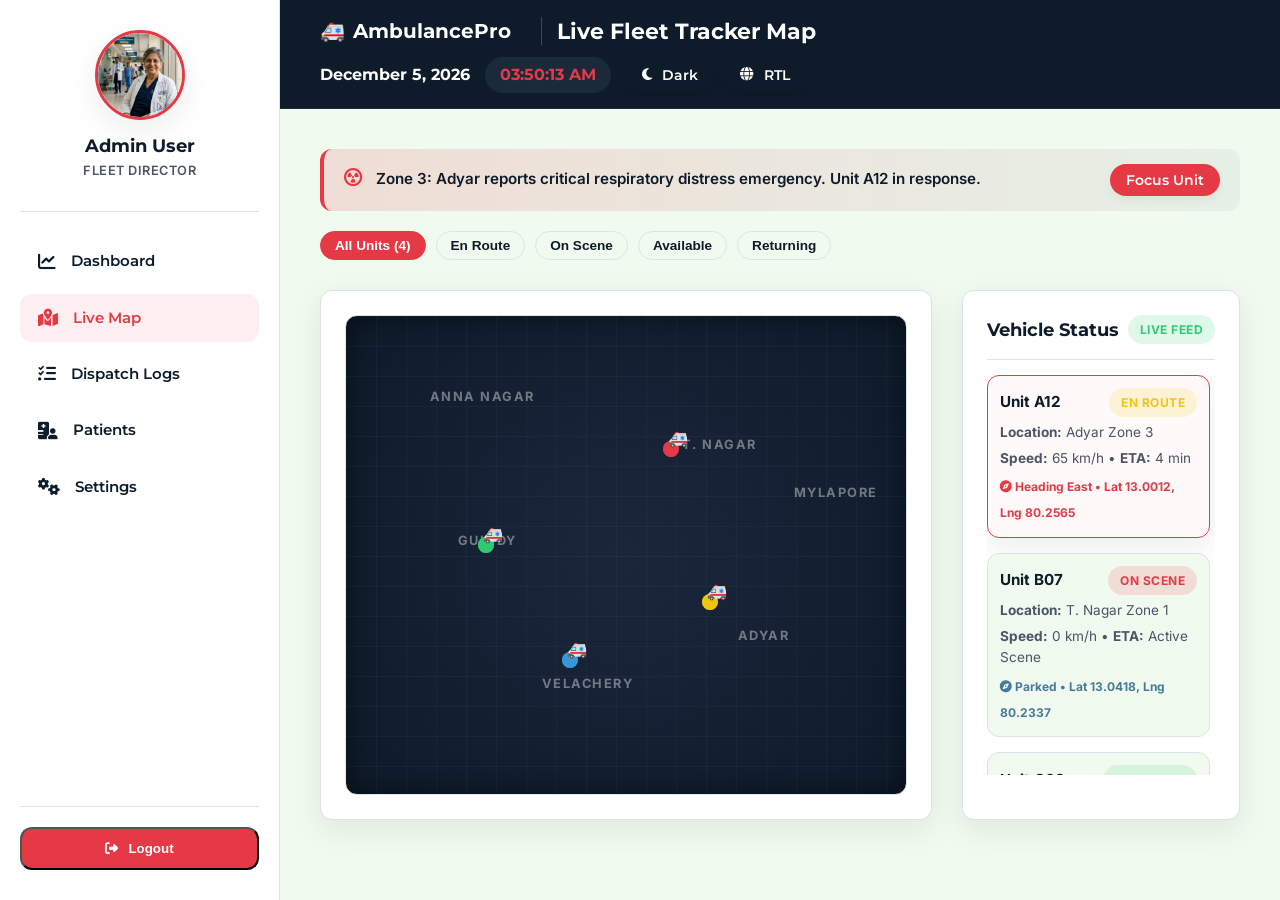
<file: dashboard-map.html>
<!DOCTYPE html>
<html lang="en">
<head>
  <meta charset="UTF-8">
  <meta name="viewport" content="width=device-width, initial-scale=1.0">
  <title>AmbulancePro | Live Fleet Map</title>
  <!-- Favicon -->
  <link rel="icon" href="data:image/svg+xml,<svg xmlns=%22http://www.w3.org/2000/svg%22 viewBox=%220 0 100 100%22><text y=%22.9em%22 font-size=%2290%22>🚑</text></svg>">
  <!-- SEO Meta Tags -->
  <meta name="description" content="Live GPS tracking and fleet dispatch control portal.">
  <!-- Fonts & Icons -->
  <link rel="stylesheet" href="https://cdnjs.cloudflare.com/ajax/libs/font-awesome/6.5.2/css/all.min.css">
  <!-- Shared Style -->
  <link rel="stylesheet" href="css/style.css">
  <style>
    /* Live Map Specific Styles */
    .map-dashboard-grid {
      display: grid;
      grid-template-columns: 2.2fr 1fr;
      gap: 30px;
      margin-top: 30px;
    }
    @media (max-width: 992px) {
      .map-dashboard-grid {
        grid-template-columns: 1fr;
      }
    }
    .live-map-card {
      background-color: var(--card-bg);
      border: 1px solid var(--border);
      border-radius: var(--radius-card);
      padding: 24px;
      box-shadow: var(--shadow);
      position: relative;
    }
    .map-container {
      width: 100%;
      height: 480px;
      background: radial-gradient(circle at center, #1b263b 0%, #0d1b2a 100%);
      border: 1px solid var(--border);
      border-radius: var(--radius-card);
      position: relative;
      overflow: hidden;
      box-shadow: inset 0 0 30px rgba(0,0,0,0.5);
    }
    body.dark .map-container {
      background: radial-gradient(circle at center, #0d1b2a 0%, #050b14 100%);
    }
    .map-grid-overlay {
      position: absolute;
      top: 0; left: 0; right: 0; bottom: 0;
      background-size: 30px 30px;
      background-image: 
        linear-gradient(to right, rgba(255,255,255,0.03) 1px, transparent 1px),
        linear-gradient(to bottom, rgba(255,255,255,0.03) 1px, transparent 1px);
    }
    .zone-label {
      position: absolute;
      color: rgba(255,255,255,0.4);
      font-weight: 700;
      font-size: 0.8rem;
      letter-spacing: 1.5px;
      text-transform: uppercase;
      pointer-events: none;
    }
    .pulse-marker {
      position: absolute;
      width: 16px;
      height: 16px;
      border-radius: 50%;
      cursor: pointer;
      z-index: 5;
      transform: translate(-50%, -50%);
      transition: top 2s ease-in-out, left 2s ease-in-out;
    }
    .pulse-marker::before {
      content: '';
      position: absolute;
      width: 100%; height: 100%;
      border-radius: 50%;
      background-color: inherit;
      opacity: 0.8;
      animation: ripple-pulse 1.8s infinite ease-out;
    }
    .pulse-marker::after {
      content: '🚑';
      position: absolute;
      font-size: 1rem;
      top: -15px;
      left: 5px;
    }
    @keyframes ripple-pulse {
      0% { transform: scale(0.6); opacity: 1; }
      100% { transform: scale(2.8); opacity: 0; }
    }
    .pulse-marker.en-route { background-color: #f1c40f; }
    .pulse-marker.on-scene { background-color: #e63946; }
    .pulse-marker.available { background-color: #2ecc71; }
    .pulse-marker.returning { background-color: #3498db; }

    .telemetry-card {
      background-color: var(--card-bg);
      border: 1px solid var(--border);
      border-radius: var(--radius-card);
      padding: 24px;
      box-shadow: var(--shadow);
      display: flex;
      flex-direction: column;
      height: 100%;
    }
    .telemetry-header {
      border-bottom: 1px solid var(--border);
      padding-bottom: 15px;
      margin-bottom: 15px;
      display: flex;
      justify-content: space-between;
      align-items: center;
    }
    .telemetry-list {
      display: flex;
      flex-direction: column;
      gap: 15px;
      overflow-y: auto;
      max-height: 400px;
      padding-right: 5px;
    }
    .telemetry-item {
      padding: 12px;
      border: 1px solid var(--border);
      border-radius: var(--radius-card);
      background-color: var(--bg);
      cursor: pointer;
      transition: var(--transition);
    }
    .telemetry-item:hover, .telemetry-item.selected {
      border-color: var(--primary);
      box-shadow: var(--shadow);
      background-color: rgba(230, 57, 70, 0.03);
    }
    .map-filter-bar {
      display: flex;
      gap: 10px;
      margin-bottom: 20px;
      flex-wrap: wrap;
    }
    .filter-pill {
      background-color: var(--bg);
      border: 1px solid var(--border);
      color: var(--text);
      padding: 6px 14px;
      font-size: 0.85rem;
      font-weight: 600;
      border-radius: var(--radius-pill);
      cursor: pointer;
      transition: var(--transition);
    }
    .filter-pill.active {
      background-color: var(--primary);
      border-color: var(--primary);
      color: var(--white);
    }
    .filter-pill:hover:not(.active) {
      background-color: var(--border);
    }
    .map-alert-banner {
      background: linear-gradient(90deg, rgba(230, 57, 70, 0.15) 0%, rgba(29, 53, 87, 0.05) 100%);
      border-left: 4px solid var(--primary);
      border-radius: var(--radius-card);
      padding: 15px 20px;
      margin-bottom: 20px;
      display: flex;
      justify-content: space-between;
      align-items: center;
      font-size: 0.95rem;
      font-weight: 600;
    }
    @media (max-width: 768px) {
      .map-alert-banner {
        flex-direction: column;
        align-items: stretch;
        gap: 12px;
        text-align: center;
      }
      .live-map-card {
        padding: 12px;
        overflow-x: auto;
        -webkit-overflow-scrolling: touch;
      }
      .map-container {
        min-width: 600px;
      }
    }
  </style>
</head>
<body>
  <div class="sidebar-overlay" id="sidebar-overlay"></div>
  <div class="dashboard-layout-container">
    
    <!-- SIDEBAR -->
    <aside class="dashboard-sidebar" id="dashboard-sidebar">
      <button class="sidebar-close-btn" id="sidebar-close-btn" style="display: none;" aria-label="Close sidebar">
        <i class="fa-solid fa-xmark"></i>
      </button>
      
      <div class="sidebar-profile">
        <div class="profile-img-wrap">
          <img src="founder_portrait.png" alt="Admin Avatar" class="profile-avatar">
        </div>
        <h4>Admin User</h4>
        <span>Fleet Director</span>
      </div>
      
      <nav class="sidebar-nav">
        <a href="dashboard.html" class="sidebar-link">
          <i class="fa-solid fa-chart-line"></i>
          <span>Dashboard</span>
        </a>
        <a href="dashboard-map.html" class="sidebar-link active">
          <i class="fa-solid fa-map-location-dot"></i>
          <span>Live Map</span>
        </a>
        <a href="dashboard-logs.html" class="sidebar-link">
          <i class="fa-solid fa-list-check"></i>
          <span>Dispatch Logs</span>
        </a>
        <a href="dashboard-patients.html" class="sidebar-link">
          <i class="fa-solid fa-hospital-user"></i>
          <span>Patients</span>
        </a>
        <a href="dashboard-settings.html" class="sidebar-link">
          <i class="fa-solid fa-gears"></i>
          <span>Settings</span>
        </a>
      </nav>
      
      <div class="sidebar-footer">
        <button class="btn-logout" onclick="alert('Logging out...'); window.location.href='index.html';">
          <i class="fa-solid fa-right-from-bracket"></i>
          <span>Logout</span>
        </button>
      </div>
    </aside>

    <!-- MAIN CONTENT AREA -->
    <main class="dashboard-main-content">
      <!-- DASHBOARD HEADER BAR -->
      <header class="dashboard-bar" style="margin-top: 0;">
        <div class="container dashboard-bar-content">
          <div style="display: flex; align-items: center; gap: 15px;">
            <button id="dashboard-hamburger-btn" class="btn btn-secondary btn-small" style="display: none; background: rgba(255,255,255,0.1); border: 1px solid rgba(255,255,255,0.2); color: var(--white); font-size: 1.1rem; padding: 6px 12px; border-radius: 4px; cursor: pointer;" aria-label="Open sidebar menu">
              <i class="fa-solid fa-bars"></i>
            </button>
            <a href="index.html" class="logo" style="color: var(--white); font-weight: 700; margin-right: 15px; font-size: 1.25rem; display: flex; align-items: center; gap: 8px;">
              <span>🚑</span> AmbulancePro
            </a>
            <h2 style="color: var(--white); font-size: 1.4rem; border-left: 1px solid rgba(255,255,255,0.2); padding-left: 15px;">Live Fleet Tracker Map</h2>
          </div>
          
          <div class="dashboard-time">
            <span id="dashboard-date">15 June 2026</span>
            <span class="dash-clock" id="dashboard-clock">00:00:00 AM</span>
            
            <div class="dashboard-actions">
              <button id="theme-toggle" class="btn btn-secondary btn-small" aria-label="Toggle dark mode">
                <i class="fa-solid fa-moon"></i>
                <span class="btn-label">Dark</span>
              </button>
              <button id="rtl-toggle" class="btn btn-secondary btn-small" aria-label="Toggle RTL layout">
                <i class="fa-solid fa-globe"></i>
                <span class="btn-label">RTL</span>
              </button>
            </div>
          </div>
        </div>
      </header>

      <!-- LIVE TELEMETRY CONTENT -->
      <section class="section" style="padding-top: 40px; padding-bottom: 40px;">
        <div class="container">
          
          <!-- Urgent banner alert -->
          <div class="map-alert-banner">
            <div>
              <i class="fa-solid fa-circle-radiation text-primary" style="margin-right: 10px; font-size: 1.15rem;"></i>
              <span>Zone 3: Adyar reports critical respiratory distress emergency. Unit A12 in response.</span>
            </div>
            <button class="btn btn-primary btn-small" onclick="alert('Rerouting telemetry to unit A12.')">Focus Unit</button>
          </div>

          <!-- Filters -->
          <div class="map-filter-bar">
            <button class="filter-pill active" onclick="filterMap('all', this)">All Units (4)</button>
            <button class="filter-pill" onclick="filterMap('en-route', this)">En Route</button>
            <button class="filter-pill" onclick="filterMap('on-scene', this)">On Scene</button>
            <button class="filter-pill" onclick="filterMap('available', this)">Available</button>
            <button class="filter-pill" onclick="filterMap('returning', this)">Returning</button>
          </div>

          <!-- Grid layout -->
          <div class="map-dashboard-grid">
            <!-- Left: Map -->
            <div class="live-map-card">
              <div class="map-container" id="mapContainer">
                <div class="map-grid-overlay"></div>
                
                <!-- Zone Labels -->
                <div class="zone-label" style="top: 15%; left: 15%;">Anna Nagar</div>
                <div class="zone-label" style="top: 25%; left: 60%;">T. Nagar</div>
                <div class="zone-label" style="top: 45%; left: 20%;">Guindy</div>
                <div class="zone-label" style="top: 75%; left: 35%;">Velachery</div>
                <div class="zone-label" style="top: 65%; left: 70%;">Adyar</div>
                <div class="zone-label" style="top: 35%; left: 80%;">Mylapore</div>

                <!-- Animated Unit Markers -->
                <div class="pulse-marker en-route" id="marker-a12" style="top: 60%; left: 65%;" onclick="selectUnit('a12')"></div>
                <div class="pulse-marker on-scene" id="marker-b07" style="top: 28%; left: 58%;" onclick="selectUnit('b07')"></div>
                <div class="pulse-marker available" id="marker-c03" style="top: 48%; left: 25%;" onclick="selectUnit('c03')"></div>
                <div class="pulse-marker returning" id="marker-d15" style="top: 72%; left: 40%;" onclick="selectUnit('d15')"></div>
              </div>
            </div>

            <!-- Right: Telemetry Sidepanel -->
            <div class="telemetry-card">
              <div class="telemetry-header">
                <h3 style="font-size: 1.15rem; font-weight: 700;">Vehicle Status</h3>
                <span class="status-badge available" style="margin-bottom:0;">Live Feed</span>
              </div>

              <div class="telemetry-list">
                <!-- Unit A12 -->
                <div class="telemetry-item selected" id="tel-a12" onclick="selectUnit('a12')">
                  <div style="display:flex; justify-content:space-between; align-items:center; margin-bottom: 5px;">
                    <strong style="font-size: 0.95rem;">Unit A12</strong>
                    <span class="status-badge en-route" style="margin-bottom: 0;">En Route</span>
                  </div>
                  <p style="font-size: 0.85rem; color: var(--gray); margin-bottom: 4px;"><strong>Location:</strong> Adyar Zone 3</p>
                  <p style="font-size: 0.85rem; color: var(--gray); margin-bottom: 4px;"><strong>Speed:</strong> 65 km/h &bull; <strong>ETA:</strong> 4 min</p>
                  <span style="font-size: 0.75rem; color: var(--primary); font-weight:700;"><i class="fa-solid fa-compass"></i> Heading East &bull; Lat 13.0012, Lng 80.2565</span>
                </div>

                <!-- Unit B07 -->
                <div class="telemetry-item" id="tel-b07" onclick="selectUnit('b07')">
                  <div style="display:flex; justify-content:space-between; align-items:center; margin-bottom: 5px;">
                    <strong style="font-size: 0.95rem;">Unit B07</strong>
                    <span class="status-badge on-scene" style="margin-bottom: 0;">On Scene</span>
                  </div>
                  <p style="font-size: 0.85rem; color: var(--gray); margin-bottom: 4px;"><strong>Location:</strong> T. Nagar Zone 1</p>
                  <p style="font-size: 0.85rem; color: var(--gray); margin-bottom: 4px;"><strong>Speed:</strong> 0 km/h &bull; <strong>ETA:</strong> Active Scene</p>
                  <span style="font-size: 0.75rem; color: var(--accent); font-weight:700;"><i class="fa-solid fa-compass"></i> Parked &bull; Lat 13.0418, Lng 80.2337</span>
                </div>

                <!-- Unit C03 -->
                <div class="telemetry-item" id="tel-c03" onclick="selectUnit('c03')">
                  <div style="display:flex; justify-content:space-between; align-items:center; margin-bottom: 5px;">
                    <strong style="font-size: 0.95rem;">Unit C03</strong>
                    <span class="status-badge available" style="margin-bottom: 0;">Available</span>
                  </div>
                  <p style="font-size: 0.85rem; color: var(--gray); margin-bottom: 4px;"><strong>Location:</strong> Guindy Base</p>
                  <p style="font-size: 0.85rem; color: var(--gray); margin-bottom: 4px;"><strong>Speed:</strong> 0 km/h &bull; <strong>ETA:</strong> Standby</p>
                  <span style="font-size: 0.75rem; color: var(--gray); font-weight:700;"><i class="fa-solid fa-compass"></i> Stationed &bull; Lat 13.0067, Lng 80.2206</span>
                </div>

                <!-- Unit D15 -->
                <div class="telemetry-item" id="tel-d15" onclick="selectUnit('d15')">
                  <div style="display:flex; justify-content:space-between; align-items:center; margin-bottom: 5px;">
                    <strong style="font-size: 0.95rem;">Unit D15</strong>
                    <span class="status-badge returning" style="margin-bottom: 0;">Returning</span>
                  </div>
                  <p style="font-size: 0.85rem; color: var(--gray); margin-bottom: 4px;"><strong>Location:</strong> Velachery Rd</p>
                  <p style="font-size: 0.85rem; color: var(--gray); margin-bottom: 4px;"><strong>Speed:</strong> 42 km/h &bull; <strong>ETA:</strong> 12 min</p>
                  <span style="font-size: 0.75rem; color: #3498db; font-weight:700;"><i class="fa-solid fa-compass"></i> Heading North &bull; Lat 12.9815, Lng 80.2210</span>
                </div>
              </div>
            </div>
          </div>

        </div>
      </section>

    </main>
  </div>

  <!-- Script for Map Telemetry Toggles -->
  <script>
    function selectUnit(unitId) {
      // Highlight telemetry list item
      document.querySelectorAll('.telemetry-item').forEach(el => el.classList.remove('selected'));
      const activeItem = document.getElementById('tel-' + unitId);
      if (activeItem) {
        activeItem.classList.add('selected');
        activeItem.scrollIntoView({ behavior: 'smooth', block: 'nearest' });
      }

      // Pulse the marker and animate map view centering slightly
      document.querySelectorAll('.pulse-marker').forEach(marker => {
        marker.style.transform = 'translate(-50%, -50%) scale(1)';
      });
      const activeMarker = document.getElementById('marker-' + unitId);
      if (activeMarker) {
        activeMarker.style.transform = 'translate(-50%, -50%) scale(1.6)';
        setTimeout(() => {
          activeMarker.style.transform = 'translate(-50%, -50%) scale(1)';
        }, 1000);
      }
    }

    function filterMap(status, pillEl) {
      document.querySelectorAll('.filter-pill').forEach(pill => pill.classList.remove('active'));
      pillEl.classList.add('active');

      const markers = {
        'a12': 'en-route',
        'b07': 'on-scene',
        'c03': 'available',
        'd15': 'returning'
      };

      Object.keys(markers).forEach(id => {
        const marker = document.getElementById('marker-' + id);
        const item = document.getElementById('tel-' + id);
        
        if (status === 'all' || markers[id] === status) {
          if (marker) marker.style.display = 'block';
          if (item) item.style.display = 'block';
        } else {
          if (marker) marker.style.display = 'none';
          if (item) item.style.display = 'none';
        }
      });
    }

    // Animate mock movements slightly
    setInterval(() => {
      const a12 = document.getElementById('marker-a12');
      if (a12) {
        // Move slightly around top: 60%, left: 65%
        const newTop = 60 + (Math.random() * 4 - 2);
        const newLeft = 65 + (Math.random() * 4 - 2);
        a12.style.top = newTop + '%';
        a12.style.left = newLeft + '%';
      }

      const d15 = document.getElementById('marker-d15');
      if (d15) {
        const newTop = 72 + (Math.random() * 4 - 2);
        const newLeft = 40 + (Math.random() * 4 - 2);
        d15.style.top = newTop + '%';
        d15.style.left = newLeft + '%';
      }
    }, 4000);
  </script>
  <!-- Unified JS -->
  <script src="js/main.js"></script>
</body>
</html>
</file>
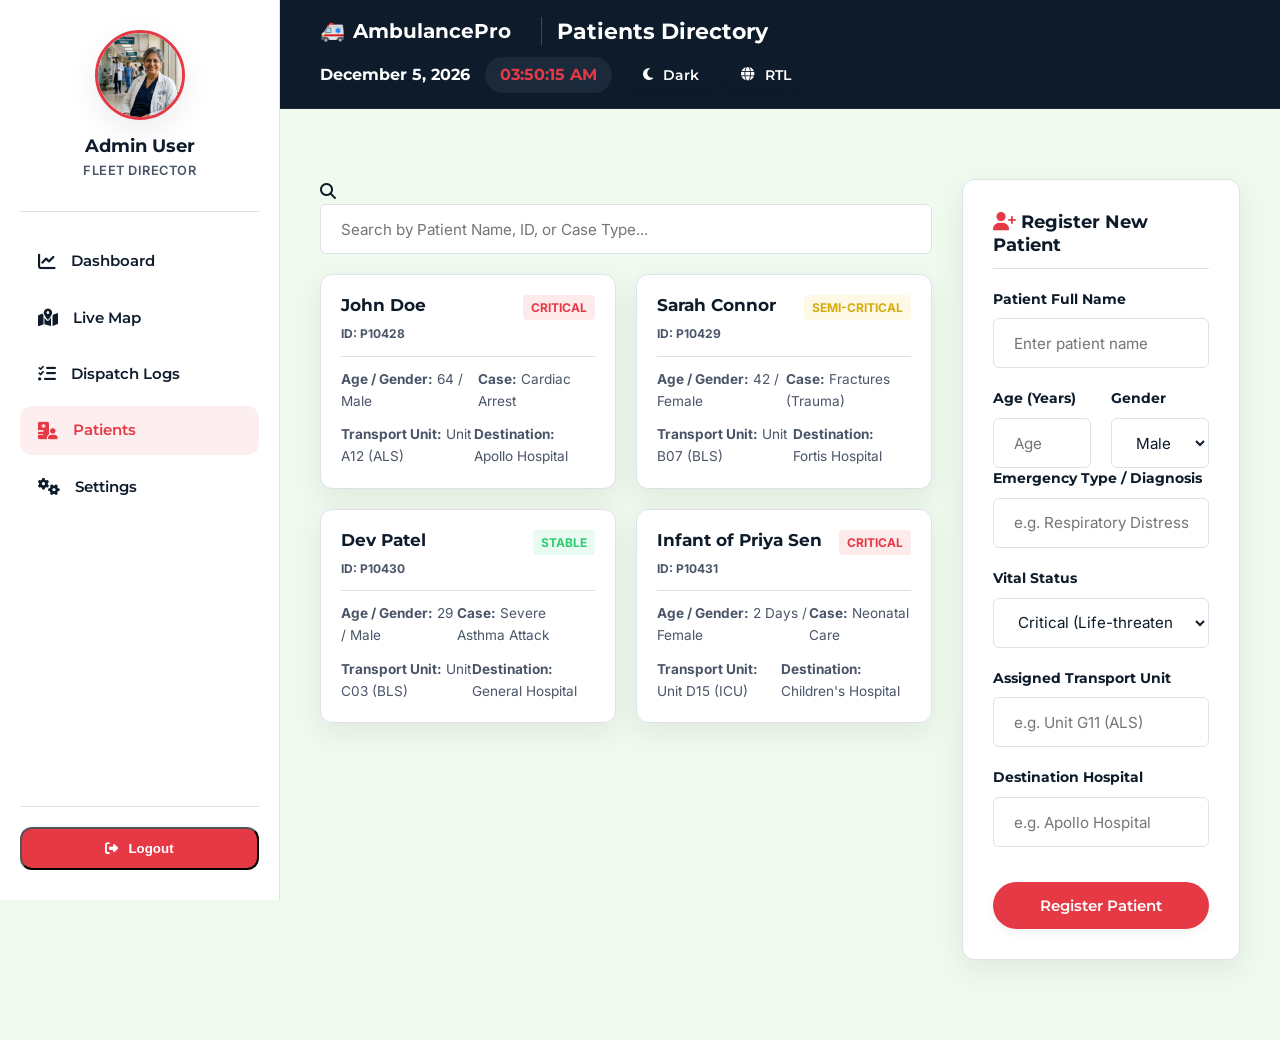
<file: dashboard-patients.html>
<!DOCTYPE html>
<html lang="en">
<head>
  <meta charset="UTF-8">
  <meta name="viewport" content="width=device-width, initial-scale=1.0">
  <title>AmbulancePro | Patients Directory</title>
  <!-- Favicon -->
  <link rel="icon" href="data:image/svg+xml,<svg xmlns=%22http://www.w3.org/2000/svg%22 viewBox=%220 0 100 100%22><text y=%22.9em%22 font-size=%2290%22>🚑</text></svg>">
  <!-- SEO Meta Tags -->
  <meta name="description" content="Patient admission directory logs ledger for EMT operators.">
  <!-- Fonts & Icons -->
  <link rel="stylesheet" href="https://cdnjs.cloudflare.com/ajax/libs/font-awesome/6.5.2/css/all.min.css">
  <!-- Shared Style -->
  <link rel="stylesheet" href="css/style.css">
  <style>
    /* Patients Page Specific Styles */
    .patients-layout-grid {
      display: grid;
      grid-template-columns: 2.2fr 1fr;
      gap: 30px;
      margin-top: 30px;
    }
    @media (max-width: 992px) {
      .patients-layout-grid {
        grid-template-columns: 1fr;
      }
    }
    .patient-cards-grid {
      display: grid;
      grid-template-columns: repeat(2, 1fr);
      gap: 20px;
    }
    @media (max-width: 768px) {
      .patient-cards-grid {
        grid-template-columns: 1fr;
      }
    }
    .patient-card {
      background-color: var(--card-bg);
      border: 1px solid var(--border);
      border-radius: var(--radius-card);
      padding: 20px;
      box-shadow: var(--shadow);
      display: flex;
      flex-direction: column;
      gap: 12px;
      position: relative;
      transition: var(--transition);
    }
    .patient-card:hover {
      transform: translateY(-5px);
      box-shadow: var(--shadow-hover);
      border-left: 4px solid var(--primary);
    }
    .patient-card-header {
      display: flex;
      justify-content: space-between;
      align-items: flex-start;
      border-bottom: 1px solid var(--border);
      padding-bottom: 10px;
    }
    .patient-name-wrap h3 {
      font-size: 1.05rem;
      font-weight: 700;
      margin-bottom: 4px;
    }
    .patient-details-row {
      display: flex;
      justify-content: space-between;
      font-size: 0.85rem;
      color: var(--gray);
    }
    .patient-vital-badge {
      font-size: 0.75rem;
      font-weight: 700;
      padding: 3px 8px;
      border-radius: 4px;
      text-transform: uppercase;
    }
    .patient-vital-badge.critical { background-color: rgba(230, 57, 70, 0.1); color: var(--primary); }
    .patient-vital-badge.semi-critical { background-color: rgba(241, 196, 15, 0.1); color: #d4ac0d; }
    .patient-vital-badge.stable { background-color: rgba(46, 204, 113, 0.1); color: #2ecc71; }
  </style>
</head>
<body>
  <div class="sidebar-overlay" id="sidebar-overlay"></div>
  <div class="dashboard-layout-container">
    
    <!-- SIDEBAR -->
    <aside class="dashboard-sidebar" id="dashboard-sidebar">
      <button class="sidebar-close-btn" id="sidebar-close-btn" style="display: none;" aria-label="Close sidebar">
        <i class="fa-solid fa-xmark"></i>
      </button>
      
      <div class="sidebar-profile">
        <div class="profile-img-wrap">
          <img src="founder_portrait.png" alt="Admin Avatar" class="profile-avatar">
        </div>
        <h4>Admin User</h4>
        <span>Fleet Director</span>
      </div>
      
      <nav class="sidebar-nav">
        <a href="dashboard.html" class="sidebar-link">
          <i class="fa-solid fa-chart-line"></i>
          <span>Dashboard</span>
        </a>
        <a href="dashboard-map.html" class="sidebar-link">
          <i class="fa-solid fa-map-location-dot"></i>
          <span>Live Map</span>
        </a>
        <a href="dashboard-logs.html" class="sidebar-link">
          <i class="fa-solid fa-list-check"></i>
          <span>Dispatch Logs</span>
        </a>
        <a href="dashboard-patients.html" class="sidebar-link active">
          <i class="fa-solid fa-hospital-user"></i>
          <span>Patients</span>
        </a>
        <a href="dashboard-settings.html" class="sidebar-link">
          <i class="fa-solid fa-gears"></i>
          <span>Settings</span>
        </a>
      </nav>
      
      <div class="sidebar-footer">
        <button class="btn-logout" onclick="alert('Logging out...'); window.location.href='index.html';">
          <i class="fa-solid fa-right-from-bracket"></i>
          <span>Logout</span>
        </button>
      </div>
    </aside>

    <!-- MAIN CONTENT AREA -->
    <main class="dashboard-main-content">
      <!-- DASHBOARD HEADER BAR -->
      <header class="dashboard-bar" style="margin-top: 0;">
        <div class="container dashboard-bar-content">
          <div style="display: flex; align-items: center; gap: 15px;">
            <button id="dashboard-hamburger-btn" class="btn btn-secondary btn-small" style="display: none; background: rgba(255,255,255,0.1); border: 1px solid rgba(255,255,255,0.2); color: var(--white); font-size: 1.1rem; padding: 6px 12px; border-radius: 4px; cursor: pointer;" aria-label="Open sidebar menu">
              <i class="fa-solid fa-bars"></i>
            </button>
            <a href="index.html" class="logo" style="color: var(--white); font-weight: 700; margin-right: 15px; font-size: 1.25rem; display: flex; align-items: center; gap: 8px;">
              <span>🚑</span> AmbulancePro
            </a>
            <h2 style="color: var(--white); font-size: 1.4rem; border-left: 1px solid rgba(255,255,255,0.2); padding-left: 15px;">Patients Directory</h2>
          </div>
          
          <div class="dashboard-time">
            <span id="dashboard-date">15 June 2026</span>
            <span class="dash-clock" id="dashboard-clock">00:00:00 AM</span>
            
            <div class="dashboard-actions">
              <button id="theme-toggle" class="btn btn-secondary btn-small" aria-label="Toggle dark mode">
                <i class="fa-solid fa-moon"></i>
                <span class="btn-label">Dark</span>
              </button>
              <button id="rtl-toggle" class="btn btn-secondary btn-small" aria-label="Toggle RTL layout">
                <i class="fa-solid fa-globe"></i>
                <span class="btn-label">RTL</span>
              </button>
            </div>
          </div>
        </div>
      </header>

      <!-- REGISTRY CONTENT -->
      <section class="section" style="padding-top: 40px; padding-bottom: 40px;">
        <div class="container">
          
          <div class="patients-layout-grid">
            <!-- Left: Card listing -->
            <div>
              <div class="table-toolbar" style="margin-bottom:20px;">
                <div class="search-input-wrap" style="max-width: 100%;">
                  <i class="fa-solid fa-magnifying-glass"></i>
                  <input type="text" id="patientSearch" class="form-control" placeholder="Search by Patient Name, ID, or Case Type..." oninput="filterPatients()">
                </div>
              </div>

              <div class="patient-cards-grid" id="patientCardsWrap">
                <!-- Card 1 -->
                <div class="patient-card" data-search="john doe p10428 cardiac arrest critical">
                  <div class="patient-card-header">
                    <div class="patient-name-wrap">
                      <h3>John Doe</h3>
                      <span style="font-size:0.75rem; color: var(--gray); font-weight:700;">ID: P10428</span>
                    </div>
                    <span class="patient-vital-badge critical">Critical</span>
                  </div>
                  <div class="patient-details-row">
                    <span><strong>Age / Gender:</strong> 64 / Male</span>
                    <span><strong>Case:</strong> Cardiac Arrest</span>
                  </div>
                  <div class="patient-details-row">
                    <span><strong>Transport Unit:</strong> Unit A12 (ALS)</span>
                    <span><strong>Destination:</strong> Apollo Hospital</span>
                  </div>
                </div>

                <!-- Card 2 -->
                <div class="patient-card" data-search="sarah connor p10429 fractures semi-critical">
                  <div class="patient-card-header">
                    <div class="patient-name-wrap">
                      <h3>Sarah Connor</h3>
                      <span style="font-size:0.75rem; color: var(--gray); font-weight:700;">ID: P10429</span>
                    </div>
                    <span class="patient-vital-badge semi-critical">Semi-Critical</span>
                  </div>
                  <div class="patient-details-row">
                    <span><strong>Age / Gender:</strong> 42 / Female</span>
                    <span><strong>Case:</strong> Fractures (Trauma)</span>
                  </div>
                  <div class="patient-details-row">
                    <span><strong>Transport Unit:</strong> Unit B07 (BLS)</span>
                    <span><strong>Destination:</strong> Fortis Hospital</span>
                  </div>
                </div>

                <!-- Card 3 -->
                <div class="patient-card" data-search="dev patel p10430 asthma attack stable">
                  <div class="patient-card-header">
                    <div class="patient-name-wrap">
                      <h3>Dev Patel</h3>
                      <span style="font-size:0.75rem; color: var(--gray); font-weight:700;">ID: P10430</span>
                    </div>
                    <span class="patient-vital-badge stable">Stable</span>
                  </div>
                  <div class="patient-details-row">
                    <span><strong>Age / Gender:</strong> 29 / Male</span>
                    <span><strong>Case:</strong> Severe Asthma Attack</span>
                  </div>
                  <div class="patient-details-row">
                    <span><strong>Transport Unit:</strong> Unit C03 (BLS)</span>
                    <span><strong>Destination:</strong> General Hospital</span>
                  </div>
                </div>

                <!-- Card 4 -->
                <div class="patient-card" data-search="priya sen p10431 neonatal care critical">
                  <div class="patient-card-header">
                    <div class="patient-name-wrap">
                      <h3>Infant of Priya Sen</h3>
                      <span style="font-size:0.75rem; color: var(--gray); font-weight:700;">ID: P10431</span>
                    </div>
                    <span class="patient-vital-badge critical">Critical</span>
                  </div>
                  <div class="patient-details-row">
                    <span><strong>Age / Gender:</strong> 2 Days / Female</span>
                    <span><strong>Case:</strong> Neonatal Care</span>
                  </div>
                  <div class="patient-details-row">
                    <span><strong>Transport Unit:</strong> Unit D15 (ICU)</span>
                    <span><strong>Destination:</strong> Children's Hospital</span>
                  </div>
                </div>
              </div>
            </div>

            <!-- Right: Add patient form -->
            <div class="card" style="height: fit-content;">
              <h3 style="font-size: 1.15rem; font-weight: 700; margin-bottom: 20px; border-bottom: 1px solid var(--border); padding-bottom: 12px;"><i class="fa-solid fa-user-plus text-primary"></i> Register New Patient</h3>
              
              <form id="patientForm" onsubmit="addPatient(event)">
                <div class="form-group">
                  <label for="pName">Patient Full Name</label>
                  <input type="text" id="pName" class="form-control" placeholder="Enter patient name" required minlength="3">
                </div>

                <div class="grid-2-col">
                  <div class="form-group" style="margin-bottom:0;">
                    <label for="pAge">Age (Years)</label>
                    <input type="number" id="pAge" class="form-control" placeholder="Age" required min="0" max="120">
                  </div>
                  <div class="form-group" style="margin-bottom:0;">
                    <label for="pGender">Gender</label>
                    <select id="pGender" class="form-control" required>
                      <option value="Male">Male</option>
                      <option value="Female">Female</option>
                      <option value="Other">Other</option>
                    </select>
                  </div>
                </div>

                <div class="form-group">
                  <label for="pCase">Emergency Type / Diagnosis</label>
                  <input type="text" id="pCase" class="form-control" placeholder="e.g. Respiratory Distress" required>
                </div>

                <div class="form-group">
                  <label for="pState">Vital Status</label>
                  <select id="pState" class="form-control" required>
                    <option value="critical">Critical (Life-threatening)</option>
                    <option value="semi-critical">Semi-Critical (Moderate)</option>
                    <option value="stable">Stable (Under Control)</option>
                  </select>
                </div>

                <div class="form-group">
                  <label for="pUnit">Assigned Transport Unit</label>
                  <input type="text" id="pUnit" class="form-control" placeholder="e.g. Unit G11 (ALS)" required>
                </div>

                <div class="form-group">
                  <label for="pHospital">Destination Hospital</label>
                  <input type="text" id="pHospital" class="form-control" placeholder="e.g. Apollo Hospital" required>
                </div>

                <button type="submit" class="btn btn-primary" style="width: 100%; margin-top: 15px;">Register Patient</button>
              </form>
            </div>
          </div>

        </div>
      </section>

    </main>
  </div>

  <script>
    function filterPatients() {
      const query = document.getElementById('patientSearch').value.toLowerCase();
      const cards = document.querySelectorAll('.patient-card');

      cards.forEach(card => {
        const text = card.getAttribute('data-search');
        if (text.includes(query)) {
          card.style.display = 'flex';
        } else {
          card.style.display = 'none';
        }
      });
    }

    function addPatient(e) {
      e.preventDefault();

      const name = document.getElementById('pName').value;
      const age = document.getElementById('pAge').value;
      const gender = document.getElementById('pGender').value;
      const caseType = document.getElementById('pCase').value;
      const state = document.getElementById('pState').value;
      const unit = document.getElementById('pUnit').value;
      const hospital = document.getElementById('pHospital').value;

      // Unique random ID
      const randId = 'P' + Math.floor(10000 + Math.random() * 90000);

      const stateLabel = state.charAt(0).toUpperCase() + state.slice(1);

      const parentWrap = document.getElementById('patientCardsWrap');
      const card = document.createElement('div');
      card.className = 'patient-card';
      card.setAttribute('data-search', `${name} ${randId} ${caseType} ${state}`.toLowerCase());

      card.innerHTML = `
        <div class="patient-card-header">
          <div class="patient-name-wrap">
            <h3>${name}</h3>
            <span style="font-size:0.75rem; color: var(--gray); font-weight:700;">ID: ${randId}</span>
          </div>
          <span class="patient-vital-badge ${state}">${stateLabel}</span>
        </div>
        <div class="patient-details-row">
          <span><strong>Age / Gender:</strong> ${age} / ${gender}</span>
          <span><strong>Case:</strong> ${caseType}</span>
        </div>
        <div class="patient-details-row">
          <span><strong>Transport Unit:</strong> ${unit}</span>
          <span><strong>Destination:</strong> ${hospital}</span>
        </div>
      `;

      // Prepend
      parentWrap.insertBefore(card, parentWrap.firstChild);

      // Reset form
      document.getElementById('patientForm').reset();

      alert('Patient ' + name + ' registered successfully under ID ' + randId);
      filterPatients();
    }
  </script>
  <!-- Unified JS -->
  <script src="js/main.js"></script>
</body>
</html>
</file>
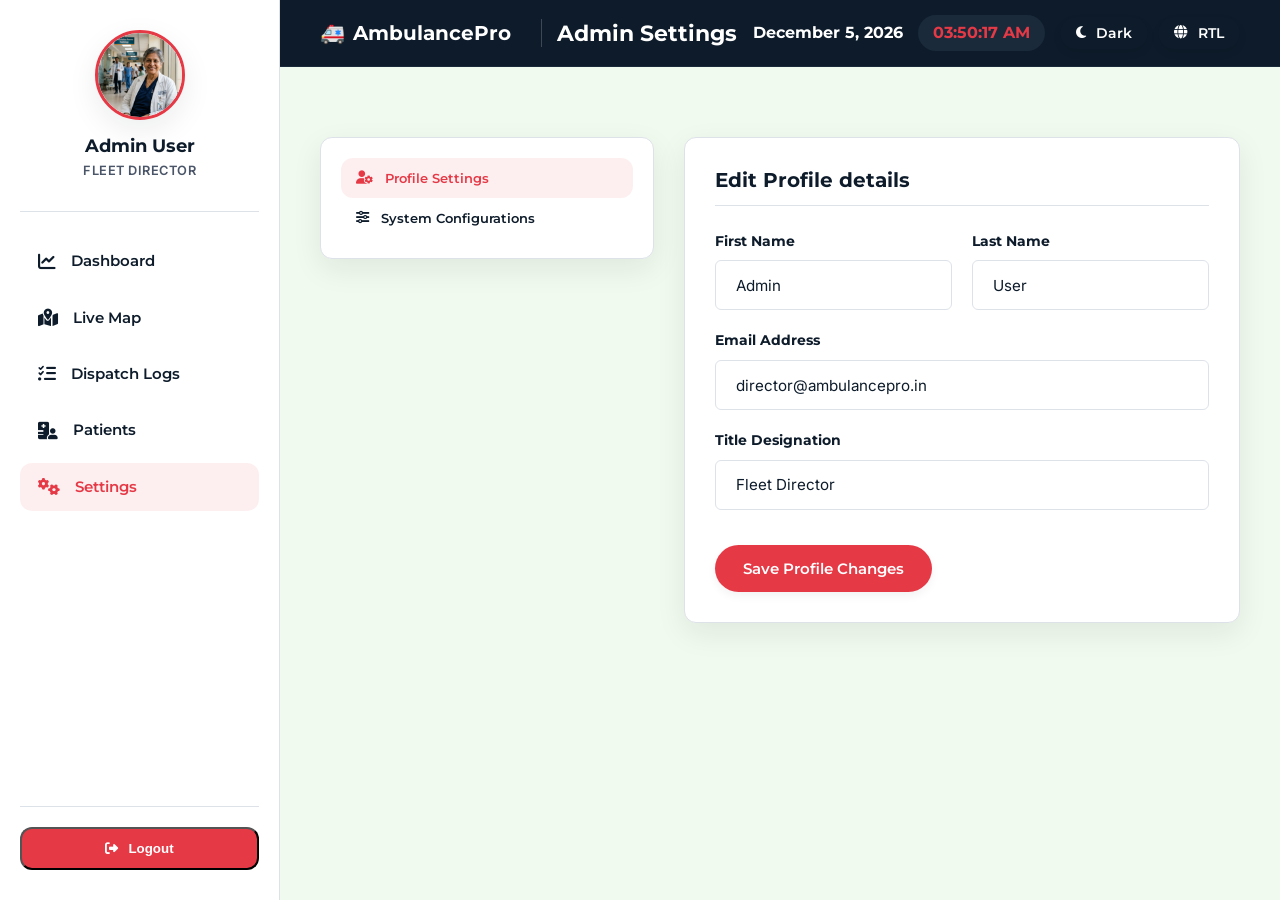
<file: dashboard-settings.html>
<!DOCTYPE html>
<html lang="en">
<head>
  <meta charset="UTF-8">
  <meta name="viewport" content="width=device-width, initial-scale=1.0">
  <title>AmbulancePro | Admin Settings</title>
  <!-- Favicon -->
  <link rel="icon" href="data:image/svg+xml,<svg xmlns=%22http://www.w3.org/2000/svg%22 viewBox=%220 0 100 100%22><text y=%22.9em%22 font-size=%2290%22>🚑</text></svg>">
  <!-- SEO Meta Tags -->
  <meta name="description" content="Dashboard system and profile configurations.">
  <!-- Fonts & Icons -->
  <link rel="stylesheet" href="https://cdnjs.cloudflare.com/ajax/libs/font-awesome/6.5.2/css/all.min.css">
  <!-- Shared Style -->
  <link rel="stylesheet" href="css/style.css">
  <style>
    /* Settings Page Specific Styles */
    .settings-grid {
      display: grid;
      grid-template-columns: 1.2fr 2fr;
      gap: 30px;
      margin-top: 30px;
    }
    @media (max-width: 992px) {
      .settings-grid {
        grid-template-columns: 1fr;
        gap: 20px;
      }
    }
    @media (max-width: 576px) {
      .settings-content-card {
        padding: 20px 15px !important;
      }
    }
    .settings-nav-card {
      background-color: var(--card-bg);
      border: 1px solid var(--border);
      border-radius: var(--radius-card);
      padding: 20px;
      box-shadow: var(--shadow);
      height: fit-content;
    }
    .settings-tab-btn {
      width: 100%;
      text-align: left;
      padding: 12px 15px;
      background: transparent;
      border: none;
      font-family: var(--font-display);
      font-weight: 600;
      color: var(--text);
      border-radius: var(--radius-card);
      cursor: pointer;
      display: flex;
      align-items: center;
      gap: 12px;
      transition: var(--transition);
    }
    .settings-tab-btn.active, .settings-tab-btn:hover {
      background-color: rgba(230, 57, 70, 0.08);
      color: var(--primary);
    }
    .settings-content-card {
      background-color: var(--card-bg);
      border: 1px solid var(--border);
      border-radius: var(--radius-card);
      padding: 30px;
      box-shadow: var(--shadow);
    }
    .settings-form-section {
      display: none;
    }
    .settings-form-section.active {
      display: block;
    }
    .settings-toggle-row {
      display: flex;
      justify-content: space-between;
      align-items: center;
      padding: 15px 0;
      border-bottom: 1px solid var(--border);
    }
    .settings-toggle-row:last-child {
      border-bottom: none;
    }
    /* Simple switch wrapper */
    .switch-label {
      position: relative;
      display: inline-block;
      width: 46px;
      height: 24px;
      cursor: pointer;
    }
    .switch-label input {
      opacity: 0;
      width: 0; height: 0;
    }
    .switch-slider {
      position: absolute;
      top: 0; left: 0; right: 0; bottom: 0;
      background-color: var(--border);
      transition: .4s;
      border-radius: 24px;
    }
    .switch-slider::before {
      content: "";
      position: absolute;
      height: 16px; width: 16px;
      left: 4px; bottom: 4px;
      background-color: white;
      transition: .4s;
      border-radius: 50%;
    }
    input:checked + .switch-slider {
      background-color: var(--primary);
    }
    input:checked + .switch-slider::before {
      transform: translateX(22px);
    }
  </style>
</head>
<body>
  <div class="sidebar-overlay" id="sidebar-overlay"></div>
  <div class="dashboard-layout-container">
    
    <!-- SIDEBAR -->
    <aside class="dashboard-sidebar" id="dashboard-sidebar">
      <button class="sidebar-close-btn" id="sidebar-close-btn" style="display: none;" aria-label="Close sidebar">
        <i class="fa-solid fa-xmark"></i>
      </button>
      
      <div class="sidebar-profile">
        <div class="profile-img-wrap">
          <img src="founder_portrait.png" alt="Admin Avatar" class="profile-avatar">
        </div>
        <h4>Admin User</h4>
        <span>Fleet Director</span>
      </div>
      
      <nav class="sidebar-nav">
        <a href="dashboard.html" class="sidebar-link">
          <i class="fa-solid fa-chart-line"></i>
          <span>Dashboard</span>
        </a>
        <a href="dashboard-map.html" class="sidebar-link">
          <i class="fa-solid fa-map-location-dot"></i>
          <span>Live Map</span>
        </a>
        <a href="dashboard-logs.html" class="sidebar-link">
          <i class="fa-solid fa-list-check"></i>
          <span>Dispatch Logs</span>
        </a>
        <a href="dashboard-patients.html" class="sidebar-link">
          <i class="fa-solid fa-hospital-user"></i>
          <span>Patients</span>
        </a>
        <a href="dashboard-settings.html" class="sidebar-link active">
          <i class="fa-solid fa-gears"></i>
          <span>Settings</span>
        </a>
      </nav>
      
      <div class="sidebar-footer">
        <button class="btn-logout" onclick="alert('Logging out...'); window.location.href='index.html';">
          <i class="fa-solid fa-right-from-bracket"></i>
          <span>Logout</span>
        </button>
      </div>
    </aside>

    <!-- MAIN CONTENT AREA -->
    <main class="dashboard-main-content">
      <!-- DASHBOARD HEADER BAR -->
      <header class="dashboard-bar" style="margin-top: 0;">
        <div class="container dashboard-bar-content">
          <div style="display: flex; align-items: center; gap: 15px;">
            <button id="dashboard-hamburger-btn" class="btn btn-secondary btn-small" style="display: none; background: rgba(255,255,255,0.1); border: 1px solid rgba(255,255,255,0.2); color: var(--white); font-size: 1.1rem; padding: 6px 12px; border-radius: 4px; cursor: pointer;" aria-label="Open sidebar menu">
              <i class="fa-solid fa-bars"></i>
            </button>
            <a href="index.html" class="logo" style="color: var(--white); font-weight: 700; margin-right: 15px; font-size: 1.25rem; display: flex; align-items: center; gap: 8px;">
              <span>🚑</span> AmbulancePro
            </a>
            <h2 style="color: var(--white); font-size: 1.4rem; border-left: 1px solid rgba(255,255,255,0.2); padding-left: 15px;">Admin Settings</h2>
          </div>
          
          <div class="dashboard-time">
            <span id="dashboard-date">15 June 2026</span>
            <span class="dash-clock" id="dashboard-clock">00:00:00 AM</span>
            
            <div class="dashboard-actions">
              <button id="theme-toggle" class="btn btn-secondary btn-small" aria-label="Toggle dark mode">
                <i class="fa-solid fa-moon"></i>
                <span class="btn-label">Dark</span>
              </button>
              <button id="rtl-toggle" class="btn btn-secondary btn-small" aria-label="Toggle RTL layout">
                <i class="fa-solid fa-globe"></i>
                <span class="btn-label">RTL</span>
              </button>
            </div>
          </div>
        </div>
      </header>

      <!-- SETTINGS MAIN GRID -->
      <section class="section" style="padding-top: 40px; padding-bottom: 40px;">
        <div class="container">
          
          <div class="settings-grid">
            <!-- Left panel navigator -->
            <div class="settings-nav-card">
              <button class="settings-tab-btn active" id="tab-profile-btn" onclick="switchTab('profile')">
                <i class="fa-solid fa-user-gear"></i>
                <span>Profile Settings</span>
              </button>
              <button class="settings-tab-btn" id="tab-system-btn" onclick="switchTab('system')">
                <i class="fa-solid fa-sliders"></i>
                <span>System Configurations</span>
              </button>
            </div>

            <!-- Right panel details -->
            <div class="settings-content-card">
              <!-- Section 1: Profile Settings -->
              <div class="settings-form-section active" id="sec-profile">
                <h3 style="font-size: 1.25rem; font-weight: 700; margin-bottom: 25px; border-bottom:1px solid var(--border); padding-bottom:12px;">Edit Profile details</h3>
                
                <form onsubmit="event.preventDefault(); alert('Profile information saved.');">
                  <div class="grid-2-col">
                    <div class="form-group">
                      <label for="firstName">First Name</label>
                      <input type="text" id="firstName" class="form-control" value="Admin" required>
                    </div>
                    <div class="form-group">
                      <label for="lastName">Last Name</label>
                      <input type="text" id="lastName" class="form-control" value="User" required>
                    </div>
                  </div>

                  <div class="form-group">
                    <label for="adminEmail">Email Address</label>
                    <input type="email" id="adminEmail" class="form-control" value="director@ambulancepro.in" required>
                  </div>

                  <div class="form-group">
                    <label for="adminRole">Title Designation</label>
                    <input type="text" id="adminRole" class="form-control" value="Fleet Director" readonly>
                  </div>

                  <button type="submit" class="btn btn-primary" style="margin-top: 15px;">Save Profile Changes</button>
                </form>
              </div>

              <!-- Section 2: System Settings -->
              <div class="settings-form-section" id="sec-system">
                <h3 style="font-size: 1.25rem; font-weight: 700; margin-bottom: 25px; border-bottom:1px solid var(--border); padding-bottom:12px;">App Configurations</h3>
                
                <div class="settings-toggle-row">
                  <div>
                    <strong style="display:block; margin-bottom:4px; font-size: 0.95rem;">Audible Siren Alerts</strong>
                    <span style="font-size:0.8rem; color: var(--gray);">Play alarm sound upon receiving high priority emergencies</span>
                  </div>
                  <label class="switch-label">
                    <input type="checkbox" checked>
                    <span class="switch-slider"></span>
                  </label>
                </div>

                <div class="settings-toggle-row">
                  <div>
                    <strong style="display:block; margin-bottom:4px; font-size: 0.95rem;">Desktop Push Notifications</strong>
                    <span style="font-size:0.8rem; color: var(--gray);">Show browser layout dispatch prompts in real-time</span>
                  </div>
                  <label class="switch-label">
                    <input type="checkbox" checked>
                    <span class="switch-slider"></span>
                  </label>
                </div>

                <div class="settings-toggle-row">
                  <div>
                    <strong style="display:block; margin-bottom:4px; font-size: 0.95rem;">Email Dispatch Sync</strong>
                    <span style="font-size:0.8rem; color: var(--gray);">Forward telemetry reports to central email directory</span>
                  </div>
                  <label class="switch-label">
                    <input type="checkbox">
                    <span class="switch-slider"></span>
                  </label>
                </div>

                <div class="form-group" style="margin-top:25px;">
                  <label for="syncTimer">Telemetry Sync Interval</label>
                  <select id="syncTimer" class="form-control" style="max-width: 250px;" onchange="alert('Polling sync interval updated.')">
                    <option value="4">Every 4 seconds (Real-time)</option>
                    <option value="10">Every 10 seconds</option>
                    <option value="30">Every 30 seconds</option>
                    <option value="60">Every 60 seconds</option>
                  </select>
                </div>
              </div>
            </div>
          </div>

        </div>
      </section>

    </main>
  </div>

  <script>
    function switchTab(tabId) {
      // Buttons active switch
      document.querySelectorAll('.settings-tab-btn').forEach(btn => btn.classList.remove('active'));
      document.getElementById('tab-' + tabId + '-btn').classList.add('active');

      // Sections active switch
      document.querySelectorAll('.settings-form-section').forEach(sec => sec.classList.remove('active'));
      document.getElementById('sec-' + tabId).classList.add('active');
    }
  </script>
  <!-- Unified JS -->
  <script src="js/main.js"></script>
</body>
</html>
</file>
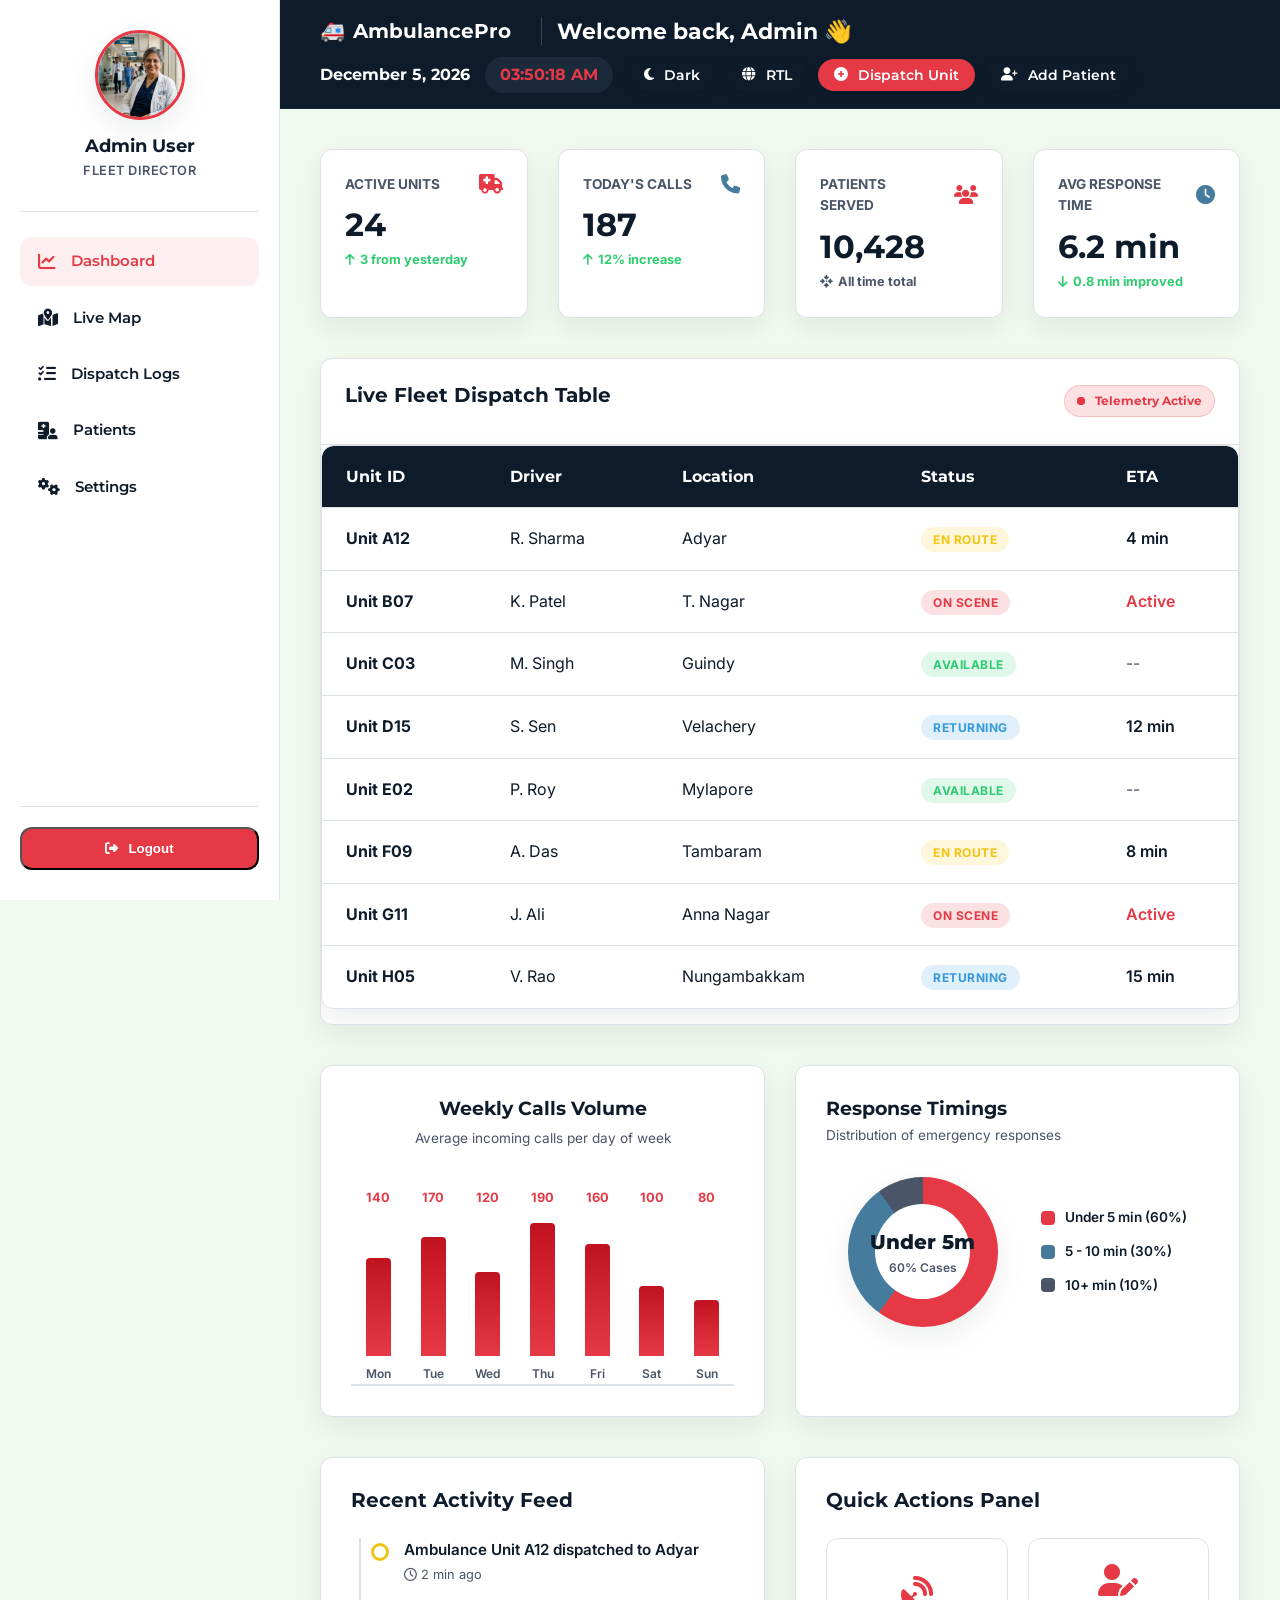
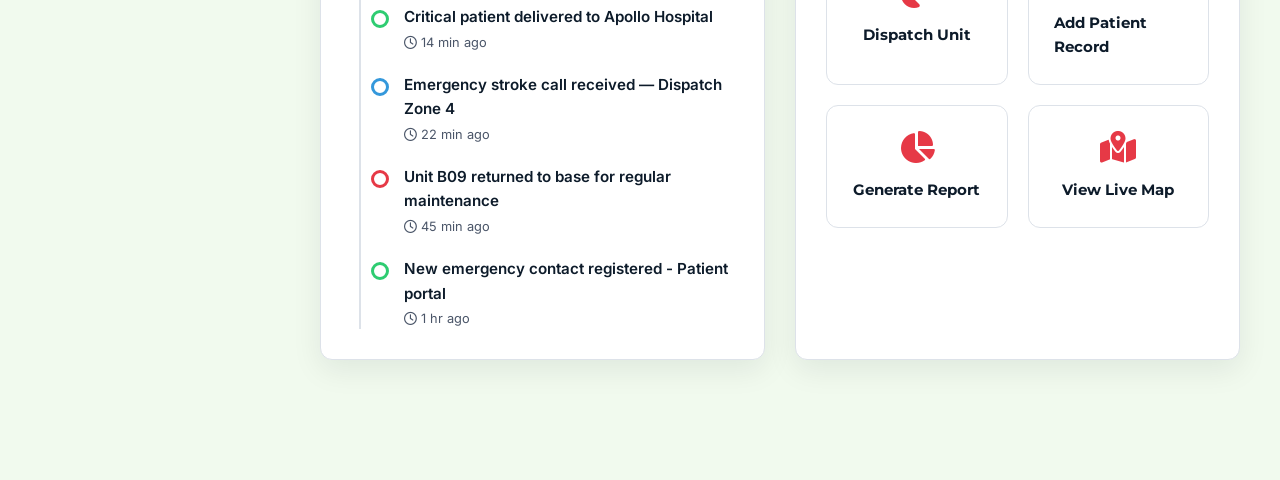
<file: dashboard.html>
<!DOCTYPE html>
<html lang="en">
<head>
  <meta charset="UTF-8">
  <meta name="viewport" content="width=device-width, initial-scale=1.0">
  <title>Ambulance & Emergency Medical Services Provider | Admin Dashboard</title>
  <!-- Favicon -->
  <link rel="icon" href="data:image/svg+xml,<svg xmlns=%22http://www.w3.org/2000/svg%22 viewBox=%220 0 100 100%22><text y=%22.9em%22 font-size=%2290%22>🚑</text></svg>">
  <!-- SEO Meta Tags -->
  <meta name="description" content="Administrative control dashboard for AmbulancePro fleet dispatch, telemetry tracking, response statistics, and patient registration logs.">
  <!-- Fonts & Icons -->
  <link rel="stylesheet" href="https://cdnjs.cloudflare.com/ajax/libs/font-awesome/6.5.2/css/all.min.css">
  <!-- Shared Style -->
  <link rel="stylesheet" href="css/style.css">
  <style>
    /* Dashboard Page Specific Styles */
    .bar-area {
      height: 140px;
      display: flex;
      align-items: flex-end;
      justify-content: center;
      width: 100%;
    }
  </style>
</head>
<body>
  <div class="sidebar-overlay" id="sidebar-overlay"></div>
  <div class="dashboard-layout-container">
    <!-- SIDEBAR -->
    <aside class="dashboard-sidebar" id="dashboard-sidebar">
      <button class="sidebar-close-btn" id="sidebar-close-btn" style="display: none;" aria-label="Close sidebar">
        <i class="fa-solid fa-xmark"></i>
      </button>
      
      <div class="sidebar-profile">
        <div class="profile-img-wrap">
          <img src="founder_portrait.png" alt="Admin Avatar" class="profile-avatar">
        </div>
        <h4>Admin User</h4>
        <span>Fleet Director</span>
      </div>
      
      <nav class="sidebar-nav">
        <a href="dashboard.html" class="sidebar-link active">
          <i class="fa-solid fa-chart-line"></i>
          <span>Dashboard</span>
        </a>
        <a href="dashboard-map.html" class="sidebar-link">
          <i class="fa-solid fa-map-location-dot"></i>
          <span>Live Map</span>
        </a>
        <a href="dashboard-logs.html" class="sidebar-link">
          <i class="fa-solid fa-list-check"></i>
          <span>Dispatch Logs</span>
        </a>
        <a href="dashboard-patients.html" class="sidebar-link">
          <i class="fa-solid fa-hospital-user"></i>
          <span>Patients</span>
        </a>
        <a href="dashboard-settings.html" class="sidebar-link">
          <i class="fa-solid fa-gears"></i>
          <span>Settings</span>
        </a>
      </nav>
      
      <div class="sidebar-footer">
        <button class="btn-logout" onclick="alert('Logging out...'); window.location.href='index.html';">
          <i class="fa-solid fa-right-from-bracket"></i>
          <span>Logout</span>
        </button>
      </div>
    </aside>

    <!-- MAIN CONTENT AREA -->
    <main class="dashboard-main-content">
      <!-- SECTION 1: DASHBOARD HEADER BAR -->
      <header class="dashboard-bar" style="margin-top: 0;">
    <div class="container dashboard-bar-content">
      <div style="display: flex; align-items: center; gap: 15px;">
        <button id="dashboard-hamburger-btn" class="btn btn-secondary btn-small" style="display: none; background: rgba(255,255,255,0.1); border: 1px solid rgba(255,255,255,0.2); color: var(--white); font-size: 1.1rem; padding: 6px 12px; border-radius: 4px; cursor: pointer;" aria-label="Open sidebar menu">
          <i class="fa-solid fa-bars"></i>
        </button>
        <a href="index.html" class="logo" style="color: var(--white); font-weight: 700; margin-right: 15px; font-size: 1.25rem; display: flex; align-items: center; gap: 8px;">
          <span>🚑</span> AmbulancePro
        </a>
        <h2 style="color: var(--white); font-size: 1.4rem; border-left: 1px solid rgba(255,255,255,0.2); padding-left: 15px;">Welcome back, Admin 👋</h2>
      </div>
      
      <div class="dashboard-time">
        <span id="dashboard-date">15 June 2026</span>
        <span class="dash-clock" id="dashboard-clock">00:00:00 AM</span>
        
        <div class="dashboard-actions">
          <button id="theme-toggle" class="btn btn-secondary btn-small" aria-label="Toggle dark mode">
            <i class="fa-solid fa-moon"></i>
            <span class="btn-label">Dark</span>
          </button>
          <button id="rtl-toggle" class="btn btn-secondary btn-small" aria-label="Toggle RTL layout">
            <i class="fa-solid fa-globe"></i>
            <span class="btn-label">RTL</span>
          </button>
          <button class="btn btn-primary btn-small" onclick="alert('Unit dispatch initiated.')"><i class="fa-solid fa-circle-plus"></i> Dispatch Unit</button>
          <button class="btn btn-secondary btn-small" onclick="alert('New patient record portal opened.')"><i class="fa-solid fa-user-plus"></i> Add Patient</button>
        </div>
      </div>
    </div>
  </header>

  <!-- SECTION 2: STATS CARDS ROW -->
  <section class="section" style="padding-top: 40px; padding-bottom: 20px;">
    <div class="container grid-4">
      <!-- Card 1 -->
      <div class="card fade-in-up" style="padding: 24px;">
        <div style="display:flex; justify-content:space-between; align-items:center; gap: 12px; margin-bottom: 10px;">
          <span style="font-size: 0.85rem; color: var(--gray); font-weight:700; text-transform:uppercase;">Active Units</span>
          <i class="fa-solid fa-truck-medical text-primary" style="font-size: 1.2rem;"></i>
        </div>
        <h3 style="font-size: 2rem; margin-bottom: 5px;">24</h3>
        <span class="trend-badge up"><i class="fa-solid fa-arrow-up"></i> 3 from yesterday</span>
      </div>

      <!-- Card 2 -->
      <div class="card fade-in-up" style="padding: 24px;">
        <div style="display:flex; justify-content:space-between; align-items:center; gap: 12px; margin-bottom: 10px;">
          <span style="font-size: 0.85rem; color: var(--gray); font-weight:700; text-transform:uppercase;">Today's Calls</span>
          <i class="fa-solid fa-phone text-accent" style="font-size: 1.2rem;"></i>
        </div>
        <h3 style="font-size: 2rem; margin-bottom: 5px;">187</h3>
        <span class="trend-badge up"><i class="fa-solid fa-arrow-up"></i> 12% increase</span>
      </div>

      <!-- Card 3 -->
      <div class="card fade-in-up" style="padding: 24px;">
        <div style="display:flex; justify-content:space-between; align-items:center; gap: 12px; margin-bottom: 10px;">
          <span style="font-size: 0.85rem; color: var(--gray); font-weight:700; text-transform:uppercase;">Patients Served</span>
          <i class="fa-solid fa-users text-primary" style="font-size: 1.2rem;"></i>
        </div>
        <h3 style="font-size: 2rem; margin-bottom: 5px;">10,428</h3>
        <span class="trend-badge up" style="color: var(--gray);"><i class="fa-solid fa-arrows-to-dot"></i> All time total</span>
      </div>

      <!-- Card 4 -->
      <div class="card fade-in-up" style="padding: 24px;">
        <div style="display:flex; justify-content:space-between; align-items:center; gap: 12px; margin-bottom: 10px;">
          <span style="font-size: 0.85rem; color: var(--gray); font-weight:700; text-transform:uppercase;">Avg Response Time</span>
          <i class="fa-solid fa-clock text-accent" style="font-size: 1.2rem;"></i>
        </div>
        <h3 style="font-size: 2rem; margin-bottom: 5px;">6.2 min</h3>
        <span class="trend-badge up" style="color:#2ecc71;"><i class="fa-solid fa-arrow-down"></i> 0.8 min improved</span>
      </div>
    </div>
  </section>

  <!-- SECTION 3: LIVE DISPATCH TABLE -->
  <section class="section" style="padding-top: 20px; padding-bottom: 20px;">
    <div class="container">
      <div class="card dashboard-table-card fade-in-up">
        <div class="dashboard-table-header">
          <h3 style="font-size: 1.25rem;">Live Fleet Dispatch Table</h3>
          <span class="pulse-badge" style="margin-bottom:0; font-size: 0.75rem; padding: 5px 12px;">
            <span class="pulse-dot"></span> Telemetry Active
          </span>
        </div>
        
        <div class="table-responsive">
          <table class="comparison-table" style="box-shadow: none; border:none; border-radius: 0;">
            <thead>
              <tr>
                <th>Unit ID</th>
                <th>Driver</th>
                <th>Location</th>
                <th>Status</th>
                <th>ETA</th>
              </tr>
            </thead>
            <tbody>
              <tr>
                <td style="font-weight: 700;">Unit A12</td>
                <td>R. Sharma</td>
                <td>Adyar</td>
                <td><span class="status-badge en-route">En Route</span></td>
                <td style="font-weight: 600;">4 min</td>
              </tr>
              <tr>
                <td style="font-weight: 700;">Unit B07</td>
                <td>K. Patel</td>
                <td>T. Nagar</td>
                <td><span class="status-badge on-scene">On Scene</span></td>
                <td style="font-weight: 600; color: var(--primary);">Active</td>
              </tr>
              <tr>
                <td style="font-weight: 700;">Unit C03</td>
                <td>M. Singh</td>
                <td>Guindy</td>
                <td><span class="status-badge available">Available</span></td>
                <td style="color: var(--gray);">--</td>
              </tr>
              <tr>
                <td style="font-weight: 700;">Unit D15</td>
                <td>S. Sen</td>
                <td>Velachery</td>
                <td><span class="status-badge returning">Returning</span></td>
                <td style="font-weight: 600;">12 min</td>
              </tr>
              <tr>
                <td style="font-weight: 700;">Unit E02</td>
                <td>P. Roy</td>
                <td>Mylapore</td>
                <td><span class="status-badge available">Available</span></td>
                <td style="color: var(--gray);">--</td>
              </tr>
              <tr>
                <td style="font-weight: 700;">Unit F09</td>
                <td>A. Das</td>
                <td>Tambaram</td>
                <td><span class="status-badge en-route">En Route</span></td>
                <td style="font-weight: 600;">8 min</td>
              </tr>
              <tr>
                <td style="font-weight: 700;">Unit G11</td>
                <td>J. Ali</td>
                <td>Anna Nagar</td>
                <td><span class="status-badge on-scene">On Scene</span></td>
                <td style="font-weight: 600; color: var(--primary);">Active</td>
              </tr>
              <tr>
                <td style="font-weight: 700;">Unit H05</td>
                <td>V. Rao</td>
                <td>Nungambakkam</td>
                <td><span class="status-badge returning">Returning</span></td>
                <td style="font-weight: 600;">15 min</td>
              </tr>
            </tbody>
          </table>
        </div>
      </div>
    </div>
  </section>

  <!-- SECTION 4: CHARTS SECTION -->
  <section class="section" style="padding-top: 20px; padding-bottom: 20px;">
    <div class="container charts-grid">
      <!-- Bar Chart Card -->
      <div class="card fade-in-up">
        <div style="text-align: center; margin-bottom: 15px;">
          <h3 style="font-size: 1.2rem; margin-bottom: 5px;">Weekly Calls Volume</h3>
          <span style="font-size: 0.85rem; color: var(--gray);">Average incoming calls per day of week</span>
        </div>
        
        <div class="bar-chart-container" style="margin-top: 0;">
          <!-- Mon -->
          <div class="bar-wrapper">
            <span class="bar-val">140</span>
            <div class="bar-area">
              <div class="bar-column" style="height: 70%;"></div>
            </div>
            <span class="bar-label">Mon</span>
          </div>
          <!-- Tue -->
          <div class="bar-wrapper">
            <span class="bar-val">170</span>
            <div class="bar-area">
              <div class="bar-column" style="height: 85%;"></div>
            </div>
            <span class="bar-label">Tue</span>
          </div>
          <!-- Wed -->
          <div class="bar-wrapper">
            <span class="bar-val">120</span>
            <div class="bar-area">
              <div class="bar-column" style="height: 60%;"></div>
            </div>
            <span class="bar-label">Wed</span>
          </div>
          <!-- Thu -->
          <div class="bar-wrapper">
            <span class="bar-val">190</span>
            <div class="bar-area">
              <div class="bar-column" style="height: 95%;"></div>
            </div>
            <span class="bar-label">Thu</span>
          </div>
          <!-- Fri -->
          <div class="bar-wrapper">
            <span class="bar-val">160</span>
            <div class="bar-area">
              <div class="bar-column" style="height: 80%;"></div>
            </div>
            <span class="bar-label">Fri</span>
          </div>
          <!-- Sat -->
          <div class="bar-wrapper">
            <span class="bar-val">100</span>
            <div class="bar-area">
              <div class="bar-column" style="height: 50%;"></div>
            </div>
            <span class="bar-label">Sat</span>
          </div>
          <!-- Sun -->
          <div class="bar-wrapper">
            <span class="bar-val">80</span>
            <div class="bar-area">
              <div class="bar-column" style="height: 40%;"></div>
            </div>
            <span class="bar-label">Sun</span>
          </div>
        </div>
      </div>

      <!-- Donut Chart Card -->
      <div class="card fade-in-up">
        <h3 style="font-size: 1.2rem; margin-bottom: 5px;">Response Timings</h3>
        <span style="font-size: 0.85rem; color: var(--gray);">Distribution of emergency responses</span>
        
        <div class="chart-donut-wrap">
          <div class="chart-donut">
            <div class="donut-center-text">
              <span class="donut-center-val">Under 5m</span>
              <p style="font-size:0.75rem; color: var(--gray); font-weight:600;">60% Cases</p>
            </div>
          </div>
          
          <div class="donut-legend">
            <div class="legend-item">
              <span class="legend-color color-1"></span>
              <span>Under 5 min (60%)</span>
            </div>
            <div class="legend-item">
              <span class="legend-color color-2"></span>
              <span>5 - 10 min (30%)</span>
            </div>
            <div class="legend-item">
              <span class="legend-color color-3"></span>
              <span>10+ min (10%)</span>
            </div>
          </div>
        </div>
      </div>
    </div>
  </section>

  <!-- SECTION 5 & 6: TWO-COLUMN ACTIVITY + QUICK ACTIONS -->
  <section class="section" style="padding-top: 20px;">
    <div class="container grid-2">
      <!-- Left: Recent Activity Feed -->
      <div class="card fade-in-up">
        <h3 style="font-size: 1.25rem; margin-bottom: 25px;">Recent Activity Feed</h3>
        
        <div class="activity-feed">
          <!-- Item 1 -->
          <div class="activity-item">
            <span class="activity-icon-wrap warning"></span>
            <div class="activity-details">
              <div class="activity-title">Ambulance Unit A12 dispatched to Adyar</div>
              <div class="activity-time"><i class="fa-regular fa-clock"></i> 2 min ago</div>
            </div>
          </div>
          
          <!-- Item 2 -->
          <div class="activity-item">
            <span class="activity-icon-wrap success"></span>
            <div class="activity-details">
              <div class="activity-title">Critical patient delivered to Apollo Hospital</div>
              <div class="activity-time"><i class="fa-regular fa-clock"></i> 14 min ago</div>
            </div>
          </div>

          <!-- Item 3 -->
          <div class="activity-item">
            <span class="activity-icon-wrap info"></span>
            <div class="activity-details">
              <div class="activity-title">Emergency stroke call received — Dispatch Zone 4</div>
              <div class="activity-time"><i class="fa-regular fa-clock"></i> 22 min ago</div>
            </div>
          </div>

          <!-- Item 4 -->
          <div class="activity-item">
            <span class="activity-icon-wrap"></span>
            <div class="activity-details">
              <div class="activity-title">Unit B09 returned to base for regular maintenance</div>
              <div class="activity-time"><i class="fa-regular fa-clock"></i> 45 min ago</div>
            </div>
          </div>

          <!-- Item 5 -->
          <div class="activity-item">
            <span class="activity-icon-wrap success"></span>
            <div class="activity-details">
              <div class="activity-title">New emergency contact registered - Patient portal</div>
              <div class="activity-time"><i class="fa-regular fa-clock"></i> 1 hr ago</div>
            </div>
          </div>
        </div>
      </div>

      <!-- Right: Quick Actions Panel -->
      <div class="card fade-in-up">
        <h3 style="font-size: 1.25rem; margin-bottom: 25px;">Quick Actions Panel</h3>
        
        <div class="action-grid-buttons">
          <div class="action-btn-card" onclick="alert('Dispatching nearest available unit...')">
            <i class="fa-solid fa-satellite-dish"></i>
            <span>Dispatch Unit</span>
          </div>

          <div class="action-btn-card" onclick="alert('Opening registration ledger...')">
            <i class="fa-solid fa-user-pen"></i>
            <span>Add Patient Record</span>
          </div>

          <div class="action-btn-card" onclick="alert('Compiling reports data...')">
            <i class="fa-solid fa-chart-pie"></i>
            <span>Generate Report</span>
          </div>

          <div class="action-btn-card" onclick="alert('Opening live mapping view...')">
            <i class="fa-solid fa-map-location-dot"></i>
            <span>View Live Map</span>
          </div>
        </div>
      </div>
    </div>
  </section>

  <!-- FOOTER REMOVED -->

  </main>
</div>

  <!-- Unified JS -->
  <script src="js/main.js"></script>
</body>
</html>
</file>
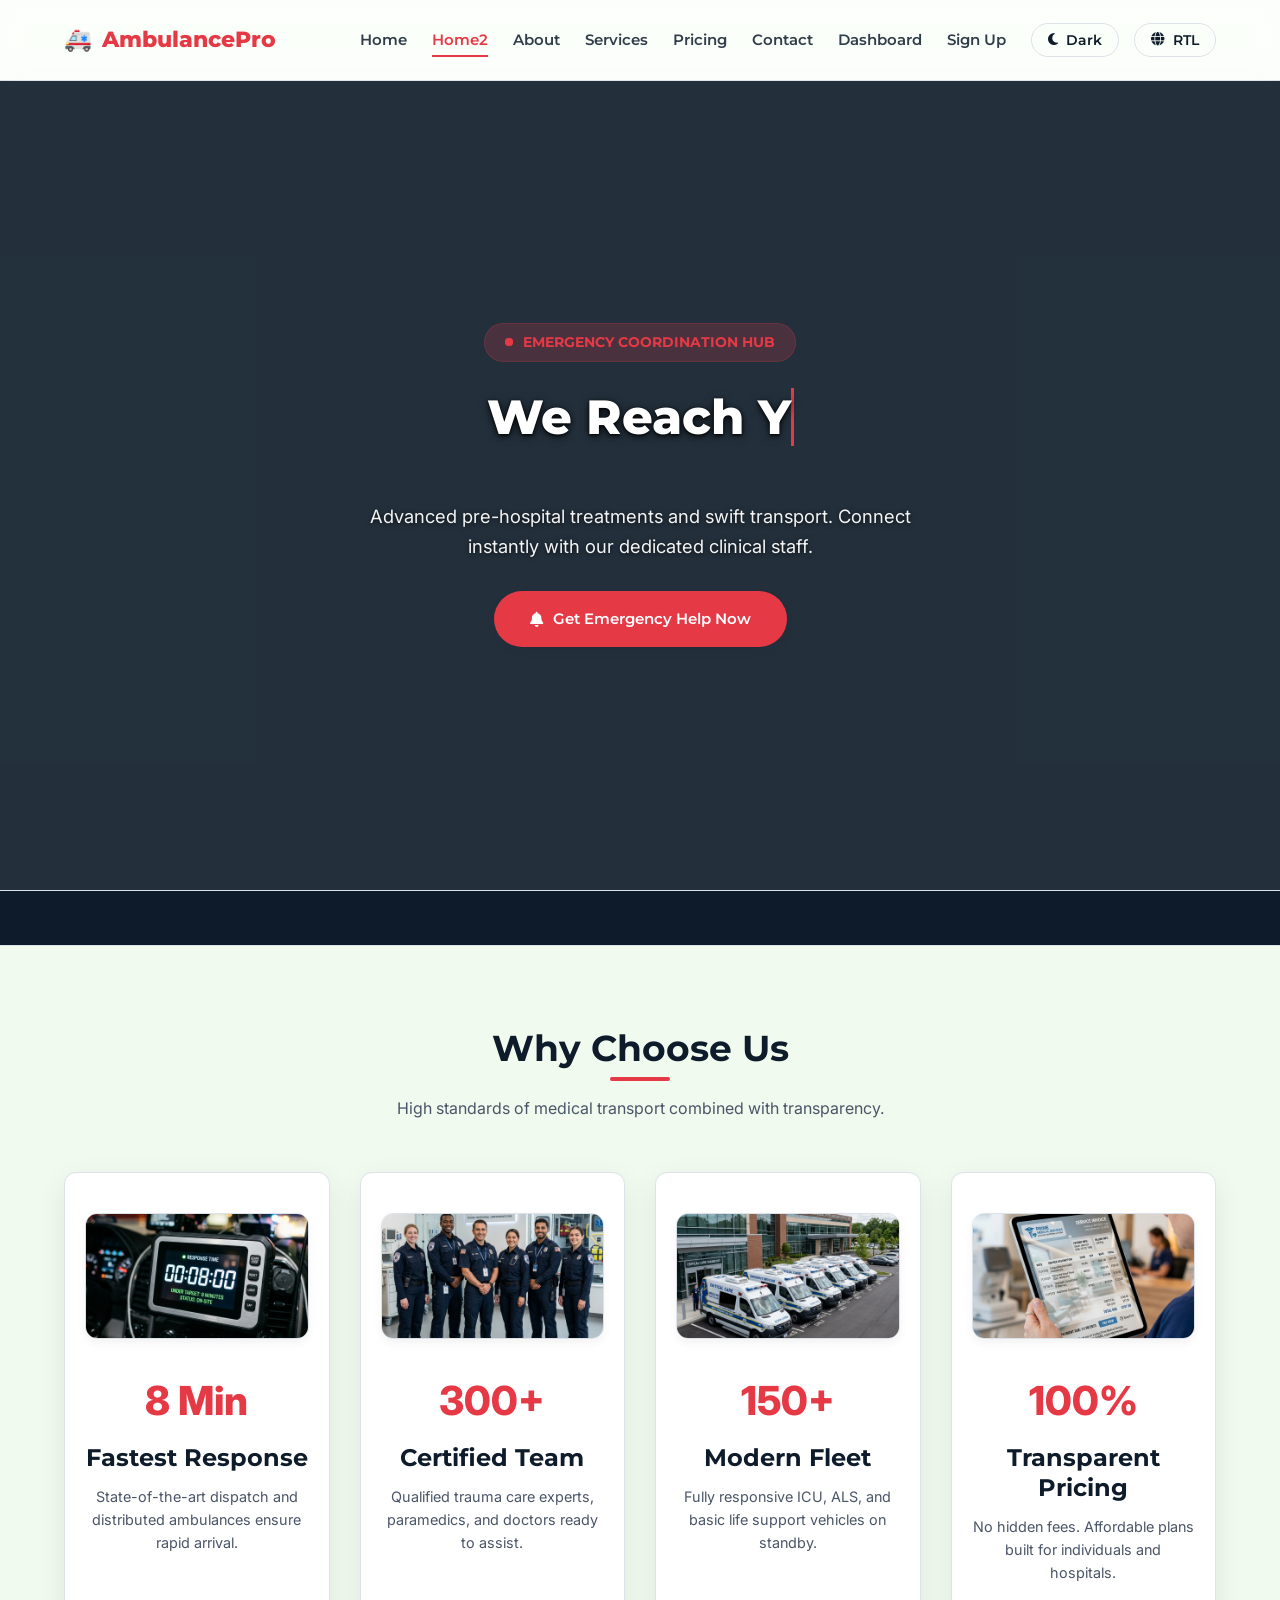
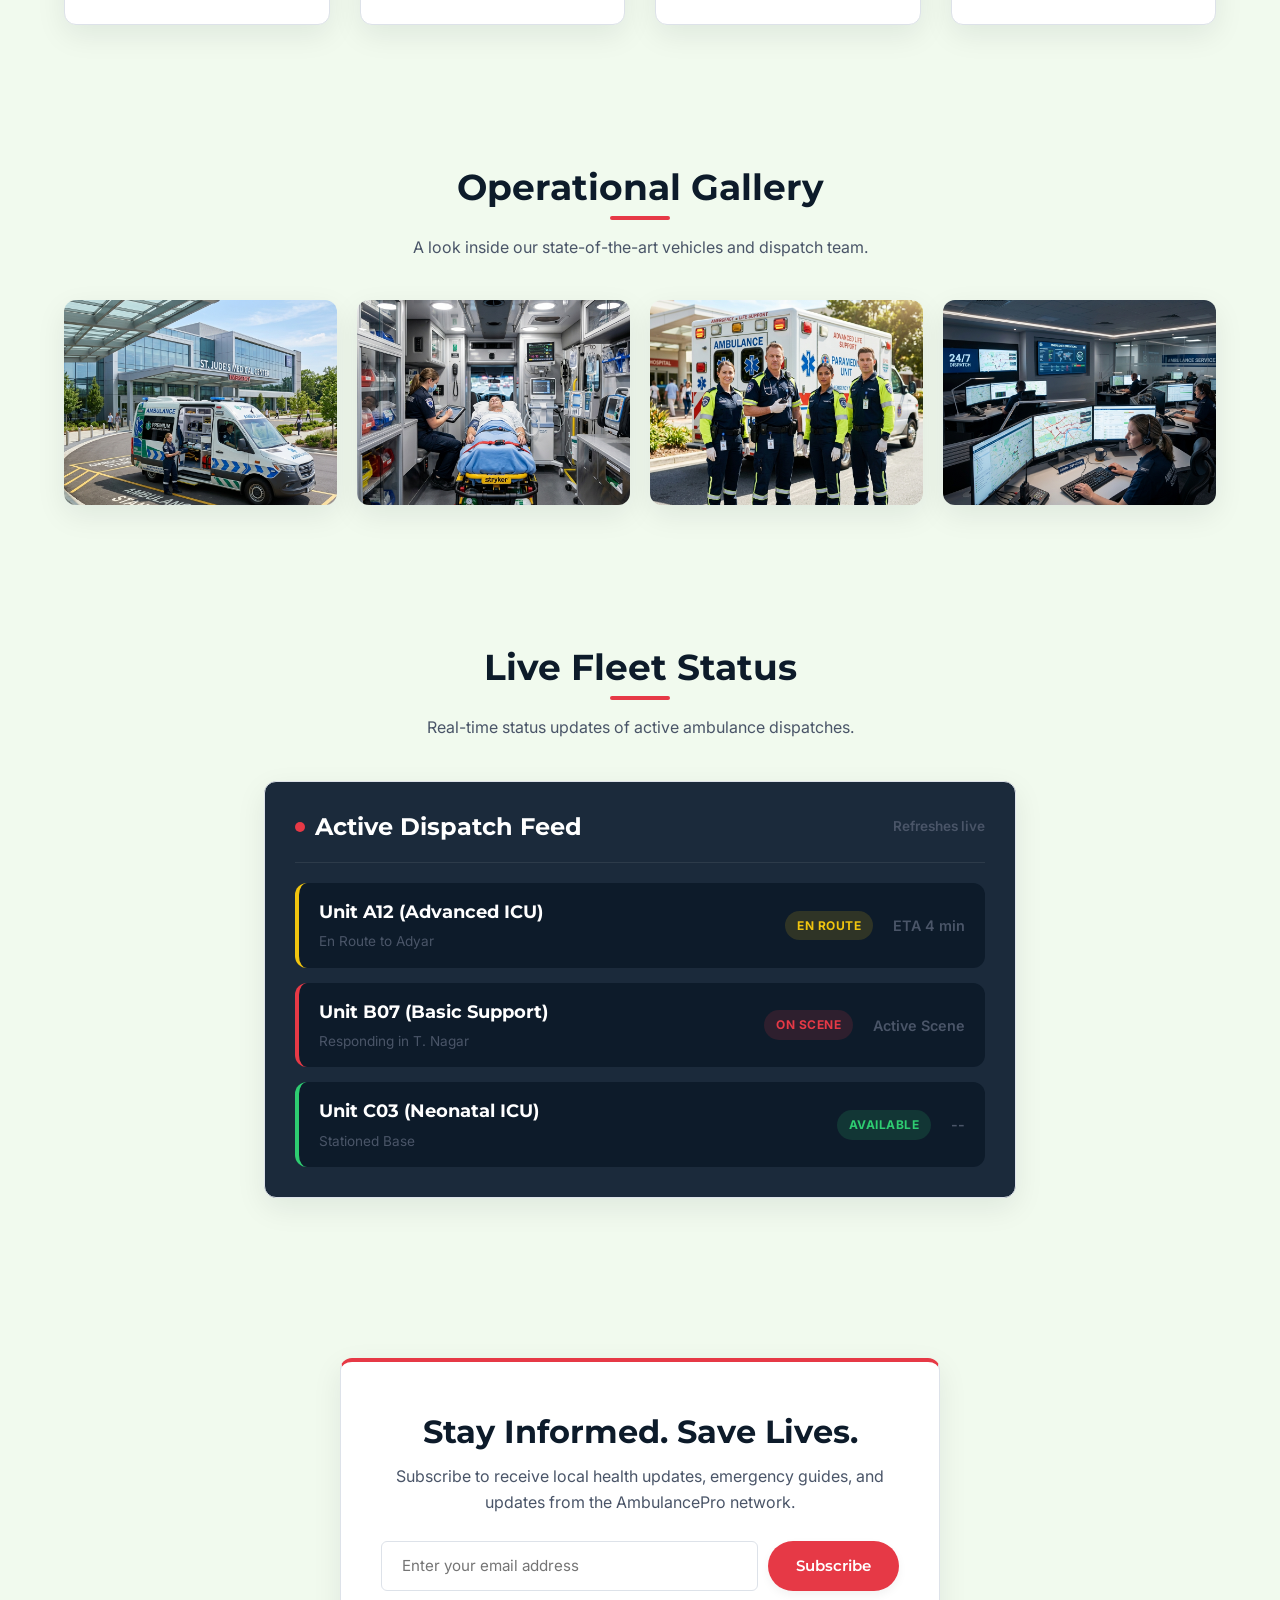
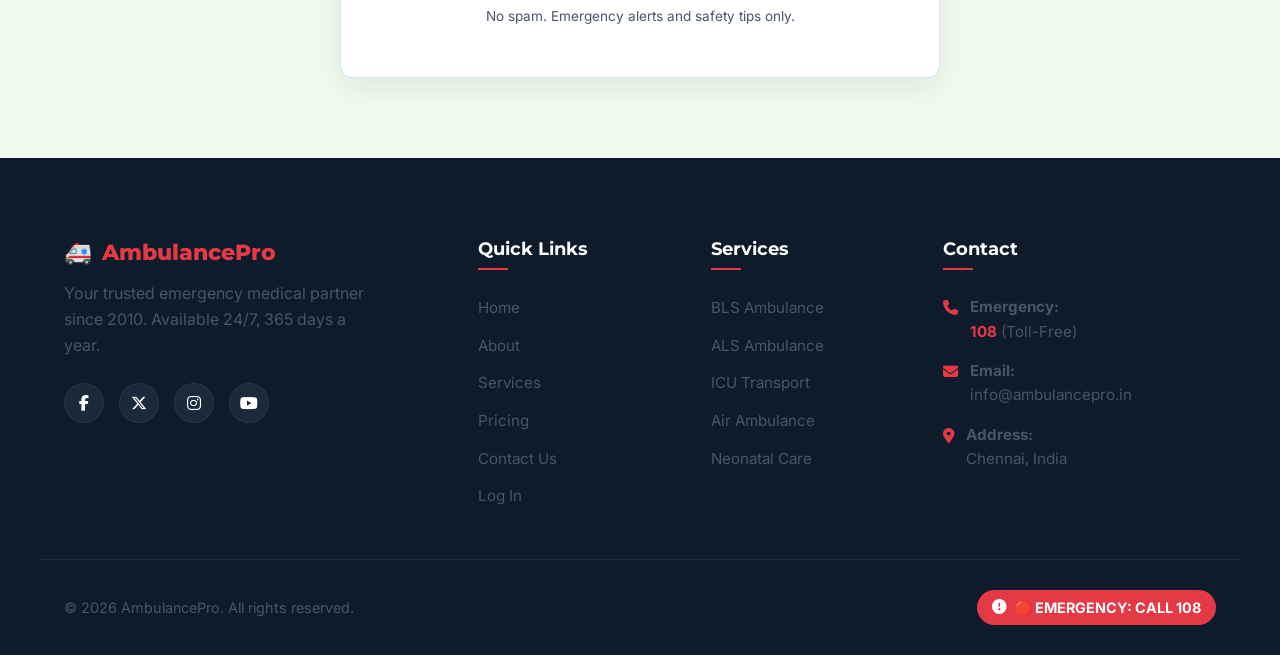
<file: home1.html>
<!DOCTYPE html>
<html lang="en">
<head>
  <meta charset="UTF-8">
  <meta name="viewport" content="width=device-width, initial-scale=1.0">
  <title>Ambulance & Emergency Medical Services Provider | Home Alternate</title>
  <!-- Favicon -->
  <link rel="icon" href="data:image/svg+xml,<svg xmlns=%22http://www.w3.org/2000/svg%22 viewBox=%220 0 100 100%22><text y=%22.9em%22 font-size=%2290%22>🚑</text></svg>">
  <!-- SEO Meta Tags -->
  <meta name="description" content="AmbulancePro alternate portal. Providing live dispatch feed trackers, ISO certified ambulance operations, and immediate medical help.">
  <!-- Fonts & Icons -->
  <link rel="stylesheet" href="https://cdnjs.cloudflare.com/ajax/libs/font-awesome/6.5.2/css/all.min.css">
  <!-- Shared Style -->
  <link rel="stylesheet" href="css/style.css">
  <style>
    /* Alternate Hero Layout */
    .home1-hero {
      height: 90vh;
      background-image: url('https://images.unsplash.com/photo-1626082927389-6cd097cdc6ec?auto=format&fit=crop&w=1200&q=80');
      background-size: cover;
      background-position: center;
      position: relative;
      display: flex;
      align-items: center;
      justify-content: center;
      text-align: center;
      margin-top: 80px;
    }
    .home1-hero::before {
      content: '';
      position: absolute;
      top: 0; left: 0; width: 100%; height: 100%;
      background: rgba(13, 27, 42, 0.9); /* Darker overlay as requested */
    }
    .home1-hero-content {
      position: relative;
      z-index: 2;
      max-width: 800px;
      padding: 0 24px;
      color: var(--white);
    }
    .home1-hero h1 {
      font-size: 3rem;
      margin-bottom: 25px;
      font-family: var(--font-display);
      font-weight: 800;
      color: var(--white);
      height: 90px; /* Reserve space to prevent layout shift */
      text-shadow: 0 2px 10px rgba(0, 0, 0, 0.8), 0 1px 3px rgba(0, 0, 0, 0.9);
    }
    @media (max-width: 768px) {
      .home1-hero {
        height: 70vh;
      }
      .home1-hero h1 {
        font-size: 2rem;
        height: 70px;
      }
    }
    /* Why Choose Us Section - Stat Card Images */
    .stat-card-img-wrap {
      width: 100%;
      aspect-ratio: 16 / 9;
      height: auto;
      overflow: hidden;
      border-radius: var(--radius-card);
      margin-bottom: 15px;
      border: 1px solid var(--border);
      box-shadow: 0 4px 10px rgba(0, 0, 0, 0.05);
    }
    .stat-card-img-wrap img {
      width: 100%;
      height: 100%;
      object-fit: cover;
      transition: transform 0.5s cubic-bezier(0.16, 1, 0.3, 1);
    }
    .card:hover .stat-card-img-wrap img {
      transform: scale(1.06);
    }
    #why-choose-us .card {
      overflow: hidden;
    }
  </style>
</head>
<body>

  <!-- NAVIGATION BAR -->
  <nav class="navbar" id="main-navbar">
    <div class="nav-container container">
      <a href="index.html" class="logo">
        <span>🚑</span> AmbulancePro
      </a>
      
      <button class="hamburger" id="hamburger-btn" aria-label="Toggle mobile menu">
        <i class="fa-solid fa-bars"></i>
      </button>
      
      <div class="nav-menu" id="nav-menu">
        <a href="index.html" class="nav-link">Home</a>
        <a href="home1.html" class="nav-link">Home2</a>
        <a href="about.html" class="nav-link">About</a>
        <a href="services.html" class="nav-link">Services</a>
        <a href="pricing.html" class="nav-link">Pricing</a>
        <a href="contact.html" class="nav-link">Contact</a>
        <a href="dashboard.html" class="nav-link">Dashboard</a>
        <a href="signup.html" class="nav-link">Sign Up</a>
        
        <div class="nav-controls">
          <button id="theme-toggle" class="control-btn" aria-label="Toggle dark mode">
            <i class="fa-solid fa-moon"></i>
            <span class="btn-label">Dark</span>
          </button>
          <button id="rtl-toggle" class="control-btn" aria-label="Toggle RTL layout">
            <i class="fa-solid fa-globe"></i>
            <span class="btn-label">RTL</span>
          </button>
        </div>
      </div>
    </div>
  </nav>

  <!-- SECTION 1: DARK HERO WITH TYPEWRITER -->
  <header class="home1-hero">
    <div class="home1-hero-content">
      <div class="pulse-badge" style="background-color: rgba(230, 57, 70, 0.2);">
        <span class="pulse-dot"></span>
        EMERGENCY COORDINATION HUB
      </div>
      <!-- Typewriter values loaded as data attribute -->
      <h1>
        <span class="typewriter-text" data-words='["We Reach You Before It Is Too Late.", "Trusted by 500+ Hospitals.", "24/7 Emergency Dispatch."]'></span>
      </h1>
      <p style="margin-bottom: 30px; font-size: 1.15rem; color: rgba(255, 255, 255, 0.95); text-shadow: 0 1px 5px rgba(0, 0, 0, 0.8); max-width: 600px; margin-left: auto; margin-right: auto;">
        Advanced pre-hospital treatments and swift transport. Connect instantly with our dedicated clinical staff.
      </p>
      <div class="hero-btns">
        <a href="signup.html" class="btn btn-primary" style="padding: 16px 36px;"><i class="fa-solid fa-bell"></i> Get Emergency Help Now</a>
      </div>
    </div>
  </header>

  <!-- SECTION 2: SCROLLING TICKER STRIP -->
  <div class="ticker-wrap">
    <div class="ticker-content">
      <div class="ticker-item"><span>✦</span> Trusted by 500+ Hospitals</div>
      <div class="ticker-item"><span>✦</span> 24/7 Dispatch</div>
      <div class="ticker-item"><span>✦</span> ISO 9001 Certified</div>
      <div class="ticker-item"><span>✦</span> Award-Winning Care</div>
      <div class="ticker-item"><span>✦</span> Air & Ground Transport</div>
      
      <!-- Duplicate items for smooth looping -->
      <div class="ticker-item"><span>✦</span> Trusted by 500+ Hospitals</div>
      <div class="ticker-item"><span>✦</span> 24/7 Dispatch</div>
      <div class="ticker-item"><span>✦</span> ISO 9001 Certified</div>
      <div class="ticker-item"><span>✦</span> Award-Winning Care</div>
      <div class="ticker-item"><span>✦</span> Air & Ground Transport</div>
    </div>
  </div>

  <!-- SECTION 3: WHY CHOOSE US -->
  <section class="section" id="why-choose-us">
    <div class="container">
      <div class="section-title-wrap fade-in-up">
        <h2>Why Choose Us</h2>
        <p class="text-muted">High standards of medical transport combined with transparency.</p>
      </div>

      <div class="grid-4">
        <div class="card stat-card fade-in-up">
          <div class="stat-card-img-wrap">
            <img src="response_time.png" alt="Response Time Clock">
          </div>
          <div class="stat-card-number">8 Min</div>
          <h3>Fastest Response</h3>
          <p class="text-muted" style="font-size: 0.9rem;">State-of-the-art dispatch and distributed ambulances ensure rapid arrival.</p>
        </div>

        <div class="card stat-card fade-in-up">
          <div class="stat-card-img-wrap">
            <img src="certified_team.png" alt="Certified Team">
          </div>
          <div class="stat-card-number">300+</div>
          <h3>Certified Team</h3>
          <p class="text-muted" style="font-size: 0.9rem;">Qualified trauma care experts, paramedics, and doctors ready to assist.</p>
        </div>

        <div class="card stat-card fade-in-up">
          <div class="stat-card-img-wrap">
            <img src="modern_fleet.png" alt="Modern Fleet Ambulance">
          </div>
          <div class="stat-card-number">150+</div>
          <h3>Modern Fleet</h3>
          <p class="text-muted" style="font-size: 0.9rem;">Fully responsive ICU, ALS, and basic life support vehicles on standby.</p>
        </div>

        <div class="card stat-card fade-in-up">
          <div class="stat-card-img-wrap">
            <img src="transparent_pricing.png" alt="Transparent Pricing Document">
          </div>
          <div class="stat-card-number">100%</div>
          <h3>Transparent Pricing</h3>
          <p class="text-muted" style="font-size: 0.9rem;">No hidden fees. Affordable plans built for individuals and hospitals.</p>
        </div>
      </div>
    </div>
  </section>

  <!-- SECTION 4: IMAGE GALLERY ROW -->
  <section class="section section-bg-light" style="padding: 60px 0;">
    <div class="container">
      <div class="section-title-wrap fade-in-up" style="margin-bottom: 40px;">
        <h2>Operational Gallery</h2>
        <p class="text-muted">A look inside our state-of-the-art vehicles and dispatch team.</p>
      </div>

      <div class="gallery-row">
        <div class="gallery-item fade-in-up">
          <img src="gallery_ambulance_exterior.png" alt="Ambulance exterior parked">
          <div class="gallery-overlay">
            <h3>Ambulance Fleet</h3>
            <p>Our response units parked on standby</p>
          </div>
        </div>

        <div class="gallery-item fade-in-up">
          <img src="gallery_icu_interior.png" alt="ICU Ambulance interior equipment">
          <div class="gallery-overlay">
            <h3>ICU Interior</h3>
            <p>Fully equipped cardiac and life-support units</p>
          </div>
        </div>

        <div class="gallery-item fade-in-up">
          <img src="gallery_paramedic_team.png" alt="Paramedic team looking professional">
          <div class="gallery-overlay">
            <h3>Paramedic Team</h3>
            <p>Qualified pre-hospital specialists</p>
          </div>
        </div>

        <div class="gallery-item fade-in-up">
          <img src="gallery_dispatch_control.png" alt="Dispatch control center screens">
          <div class="gallery-overlay">
            <h3>Dispatch Control</h3>
            <p>24/7 routing and medical navigation</p>
          </div>
        </div>
      </div>
    </div>
  </section>

  <!-- SECTION 5: LIVE DISPATCH WIDGET (SIMULATED) -->
  <section class="section" id="live-dispatch">
    <div class="container" style="max-width: 800px;">
      <div class="section-title-wrap fade-in-up" style="margin-bottom: 40px;">
        <h2>Live Fleet Status</h2>
        <p class="text-muted">Real-time status updates of active ambulance dispatches.</p>
      </div>

      <div class="dispatch-widget fade-in-up">
        <div class="dispatch-header">
          <div class="dispatch-title-status">
            <span class="dispatch-dot-blink"></span>
            <h3>Active Dispatch Feed</h3>
          </div>
          <span style="font-size: 0.85rem; color: var(--gray); font-weight:600;">Refreshes live</span>
        </div>

        <div class="dispatch-list">
          <!-- Item 1: En Route -->
          <div class="dispatch-item status-en-route">
            <div class="dispatch-unit-info">
              <span class="dispatch-unit-id">Unit A12 (Advanced ICU)</span>
              <span class="dispatch-unit-loc">En Route to Adyar</span>
            </div>
            <div class="dispatch-status-eta">
              <span class="status-badge en-route">En Route</span>
              <span class="dispatch-eta">ETA 4 min</span>
            </div>
          </div>

          <!-- Item 2: On Scene -->
          <div class="dispatch-item status-on-scene">
            <div class="dispatch-unit-info">
              <span class="dispatch-unit-id">Unit B07 (Basic Support)</span>
              <span class="dispatch-unit-loc">Responding in T. Nagar</span>
            </div>
            <div class="dispatch-status-eta">
              <span class="status-badge on-scene">On Scene</span>
              <span class="dispatch-eta">Active Scene</span>
            </div>
          </div>

          <!-- Item 3: Available -->
          <div class="dispatch-item status-available">
            <div class="dispatch-unit-info">
              <span class="dispatch-unit-id">Unit C03 (Neonatal ICU)</span>
              <span class="dispatch-unit-loc">Stationed Base</span>
            </div>
            <div class="dispatch-status-eta">
              <span class="status-badge available">Available</span>
              <span class="dispatch-eta">--</span>
            </div>
          </div>
        </div>
      </div>
    </div>
  </section>

  <!-- SECTION 6: NEWSLETTER SIGNUP -->
  <section class="section section-bg-light" id="newsletter">
    <div class="container">
      <div class="card newsletter-card fade-in-up" style="border-top: 4px solid var(--primary); padding: 50px 40px;">
        <h2>Stay Informed. Save Lives.</h2>
        <p class="text-muted" style="max-width: 500px; margin: 0 auto;">Subscribe to receive local health updates, emergency guides, and updates from the AmbulancePro network.</p>
        
        <form id="newsletter-form" onsubmit="event.preventDefault(); alert('Subscribed successfully!'); this.reset();">
          <div class="form-group-inline">
            <input type="email" class="form-control" placeholder="Enter your email address" required aria-label="Email address">
            <button type="submit" class="btn btn-primary">Subscribe</button>
          </div>
        </form>
        <small>No spam. Emergency alerts and safety tips only.</small>
      </div>
    </div>
  </section>

  <!-- SHARED FOOTER -->
  <footer class="footer">
    <div class="container footer-top">
      <div class="footer-brand">
        <h3><span>🚑</span> AmbulancePro</h3>
        <p>Your trusted emergency medical partner since 2010. Available 24/7, 365 days a year.</p>
        <div class="social-links">
          <a href="#" class="social-link" aria-label="Facebook"><i class="fa-brands fa-facebook-f"></i></a>
          <a href="#" class="social-link" aria-label="Twitter"><i class="fa-brands fa-x-twitter"></i></a>
          <a href="#" class="social-link" aria-label="Instagram"><i class="fa-brands fa-instagram"></i></a>
          <a href="#" class="social-link" aria-label="YouTube"><i class="fa-brands fa-youtube"></i></a>
        </div>
      </div>
      
      <div class="footer-col">
        <h4>Quick Links</h4>
        <ul>
          <li><a href="index.html">Home</a></li>
          <li><a href="about.html">About</a></li>
          <li><a href="services.html">Services</a></li>
          <li><a href="pricing.html">Pricing</a></li>
          <li><a href="contact.html">Contact Us</a></li>
          <li><a href="login.html">Log In</a></li>
        </ul>
      </div>
      
      <div class="footer-col">
        <h4>Services</h4>
        <ul>
          <li><a href="services.html">BLS Ambulance</a></li>
          <li><a href="services.html">ALS Ambulance</a></li>
          <li><a href="services.html">ICU Transport</a></li>
          <li><a href="services.html">Air Ambulance</a></li>
          <li><a href="services.html">Neonatal Care</a></li>
        </ul>
      </div>
      
      <div class="footer-col">
        <h4>Contact</h4>
        <div class="footer-contact-item">
          <i class="fa-solid fa-phone"></i>
          <span>
            <strong>Emergency:</strong><br>
            <a href="tel:108" style="color: var(--primary); font-weight:700;">108</a> (Toll-Free)
          </span>
        </div>
        <div class="footer-contact-item">
          <i class="fa-solid fa-envelope"></i>
          <span>
            <strong>Email:</strong><br>
            <a href="mailto:info@ambulancepro.in">info@ambulancepro.in</a>
          </span>
        </div>
        <div class="footer-contact-item">
          <i class="fa-solid fa-location-dot"></i>
          <span>
            <strong>Address:</strong><br>
            Chennai, India
          </span>
        </div>
      </div>
    </div>
    
    <div class="container footer-bottom">
      <p>&copy; 2026 AmbulancePro. All rights reserved.</p>
      <div class="emergency-footer-badge">
        <i class="fa-solid fa-circle-exclamation"></i>
        <span>🔴 EMERGENCY: CALL 108</span>
      </div>
    </div>
  </footer>

  <!-- Unified JS -->
  <script src="js/main.js"></script>
</body>
</html>
</file>
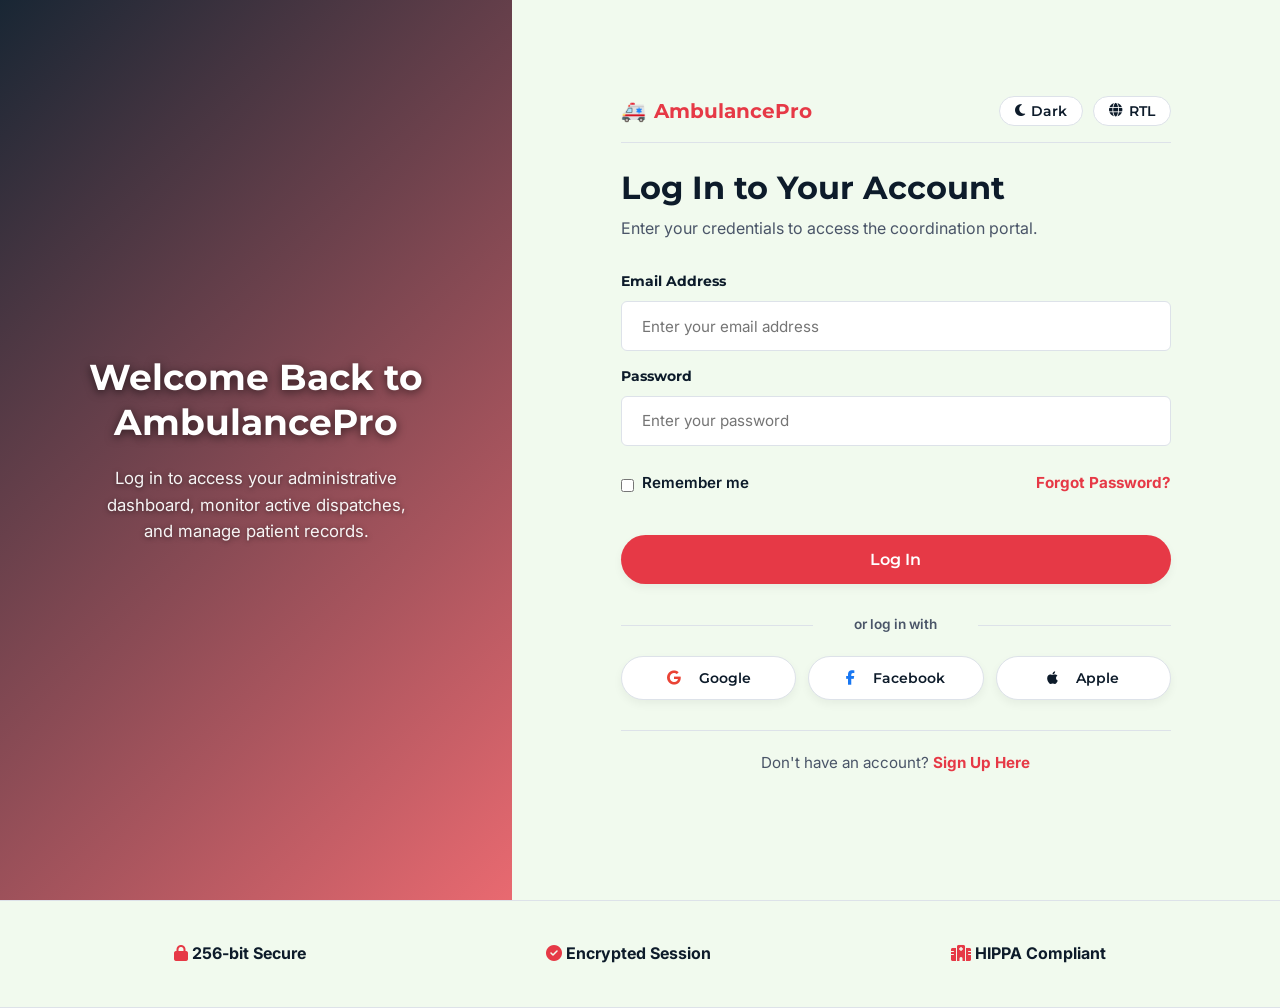
<file: login.html>
<!DOCTYPE html>
<html lang="en">
<head>
  <meta charset="UTF-8">
  <meta name="viewport" content="width=device-width, initial-scale=1.0">
  <title>Ambulance & Emergency Medical Services Provider | Log In</title>
  <!-- Favicon -->
  <link rel="icon" href="data:image/svg+xml,<svg xmlns=%22http://www.w3.org/2000/svg%22 viewBox=%220 0 100 100%22><text y=%22.9em%22 font-size=%2290%22>🚑</text></svg>">
  <!-- SEO Meta Tags -->
  <meta name="description" content="Log in to your AmbulancePro account. Access your dispatch feed, account subscription, and health guides.">
  <!-- Fonts & Icons -->
  <link rel="stylesheet" href="https://cdnjs.cloudflare.com/ajax/libs/font-awesome/6.5.2/css/all.min.css">
  <!-- Shared Style -->
  <link rel="stylesheet" href="css/style.css">
</head>
<body>
  <!-- SECTION 1: SPLIT LAYOUT -->
  <div class="signup-wrapper" style="margin-top: 0;">
    <!-- Left Half: Large Medical Image -->
    <div class="signup-hero-side" style="background-image: url('https://images.unsplash.com/photo-1516574187841-cb9cc2ca948b?auto=format&fit=crop&w=1200&q=80');">
      <div class="signup-hero-content">
        <h2>Welcome Back to AmbulancePro</h2>
        <p style="color: rgba(255, 255, 255, 0.95); text-shadow: 0 1px 5px rgba(0, 0, 0, 0.5); font-size: 1.05rem; max-width: 320px; margin: 0 auto;">Log in to access your administrative dashboard, monitor active dispatches, and manage patient records.</p>
      </div>
    </div>

    <!-- Right Half: Log In Form -->
    <div class="signup-form-side">
      <div class="signup-form-card fade-in-up">
        <!-- Brand logo & theme controls -->
        <div style="display: flex; justify-content: space-between; align-items: center; margin-bottom: 25px; border-bottom: 1px solid var(--border); padding-bottom: 15px;">
          <a href="index.html" class="logo" style="font-weight: 700; font-size: 1.25rem; display: flex; align-items: center; gap: 8px;">
            <span>🚑</span> AmbulancePro
          </a>
          <div style="display: flex; gap: 10px;">
            <button id="theme-toggle" class="control-btn" style="background: var(--card-bg); border: 1px solid var(--border); border-radius: var(--radius-pill); padding: 6px 15px; cursor: pointer; display: flex; align-items: center; gap: 6px; color: var(--text); font-family: var(--font-display); font-size: 0.85rem; font-weight: 600;" aria-label="Toggle dark mode">
              <i class="fa-solid fa-moon"></i>
              <span class="btn-label">Dark</span>
            </button>
            <button id="rtl-toggle" class="control-btn" style="background: var(--card-bg); border: 1px solid var(--border); border-radius: var(--radius-pill); padding: 6px 15px; cursor: pointer; display: flex; align-items: center; gap: 6px; color: var(--text); font-family: var(--font-display); font-size: 0.85rem; font-weight: 600;" aria-label="Toggle RTL layout">
              <i class="fa-solid fa-globe"></i>
              <span class="btn-label">RTL</span>
            </button>
          </div>
        </div>
        
        <h2>Log In to Your Account</h2>
        <p>Enter your credentials to access the coordination portal.</p>
        
        <!-- SECTION 2: LOG IN FORM -->
        <form id="login-form" novalidate onsubmit="event.preventDefault(); alert('Login successful! Redirecting...'); window.location.href='dashboard.html';">
          <div style="display: flex; flex-direction: column; gap: 15px; margin-bottom: 20px;">
            <!-- Email -->
            <div class="form-group" style="margin-bottom: 0;">
              <label for="email">Email Address</label>
              <input type="email" id="email" class="form-control" placeholder="Enter your email address" required>
            </div>

            <!-- Password -->
            <div class="form-group" style="margin-bottom: 0;">
              <label for="password">Password</label>
              <input type="password" id="password" class="form-control" placeholder="Enter your password" required>
            </div>

            <!-- Remember Me & Forgot Password -->
            <div style="display: flex; justify-content: space-between; align-items: center; margin-top: 10px;">
              <label class="checkbox-label" style="display: flex; align-items: center; gap: 8px; font-size: 0.95rem; font-weight: 600; cursor: pointer; color: var(--text);">
                <input type="checkbox" id="remember-me">
                <span>Remember me</span>
              </label>
              <a href="#" style="color: var(--primary); font-size: 0.95rem; font-weight: 700; text-decoration: none;" onclick="alert('Password reset link sent to your email.');">Forgot Password?</a>
            </div>
          </div>

          <button type="submit" class="btn btn-primary" style="width: 100%; font-size: 1rem; padding: 15px 0; margin-top: 20px;">Log In</button>
        </form>

        <!-- SECTION 3: SOCIAL LOG IN -->
        <div class="social-signup-wrap">
          <div class="divider-text">or log in with</div>
          <div class="social-btns">
            <button class="btn btn-social" onclick="alert('Continuing with Google...')">
              <i class="fa-brands fa-google" style="color: #ea4335; margin-right: 8px;"></i> Google
            </button>
            <button class="btn btn-social" onclick="alert('Continuing with Facebook...')">
              <i class="fa-brands fa-facebook-f" style="color: #1877f2; margin-right: 8px;"></i> Facebook
            </button>
            <button class="btn btn-social" onclick="alert('Continuing with Apple...')">
              <i class="fa-brands fa-apple" style="color: var(--text); margin-right: 8px;"></i> Apple
            </button>
          </div>
        </div>

        <!-- Go To Sign Up -->
        <div style="text-align: center; margin-top: 30px; border-top: 1px solid var(--border); padding-top: 20px;">
          <p style="font-size: 0.95rem;">Don't have an account? <a href="signup.html" style="color: var(--primary); font-weight: 700;">Sign Up Here</a></p>
        </div>
      </div>
    </div>
  </div>

  <!-- SECTION 4: SECURITY CERTIFICATIONS -->
  <section class="section section-bg-light" style="padding: 40px 0; border-top: 1px solid var(--border); border-bottom: 1px solid var(--border);">
    <div class="container" style="display:flex; justify-content:space-around; flex-wrap:wrap; gap:20px; text-align:center;">
      <div style="font-weight: 700; color: var(--text);"><i class="fa-solid fa-lock text-primary"></i> 256-bit Secure</div>
      <div style="font-weight: 700; color: var(--text);"><i class="fa-solid fa-circle-check text-primary"></i> Encrypted Session</div>
      <div style="font-weight: 700; color: var(--text);"><i class="fa-solid fa-hospital text-primary"></i> HIPPA Compliant</div>
    </div>
  </section>

  <!-- Unified JS -->
  <script src="js/main.js"></script>
</body>
</html>
</file>
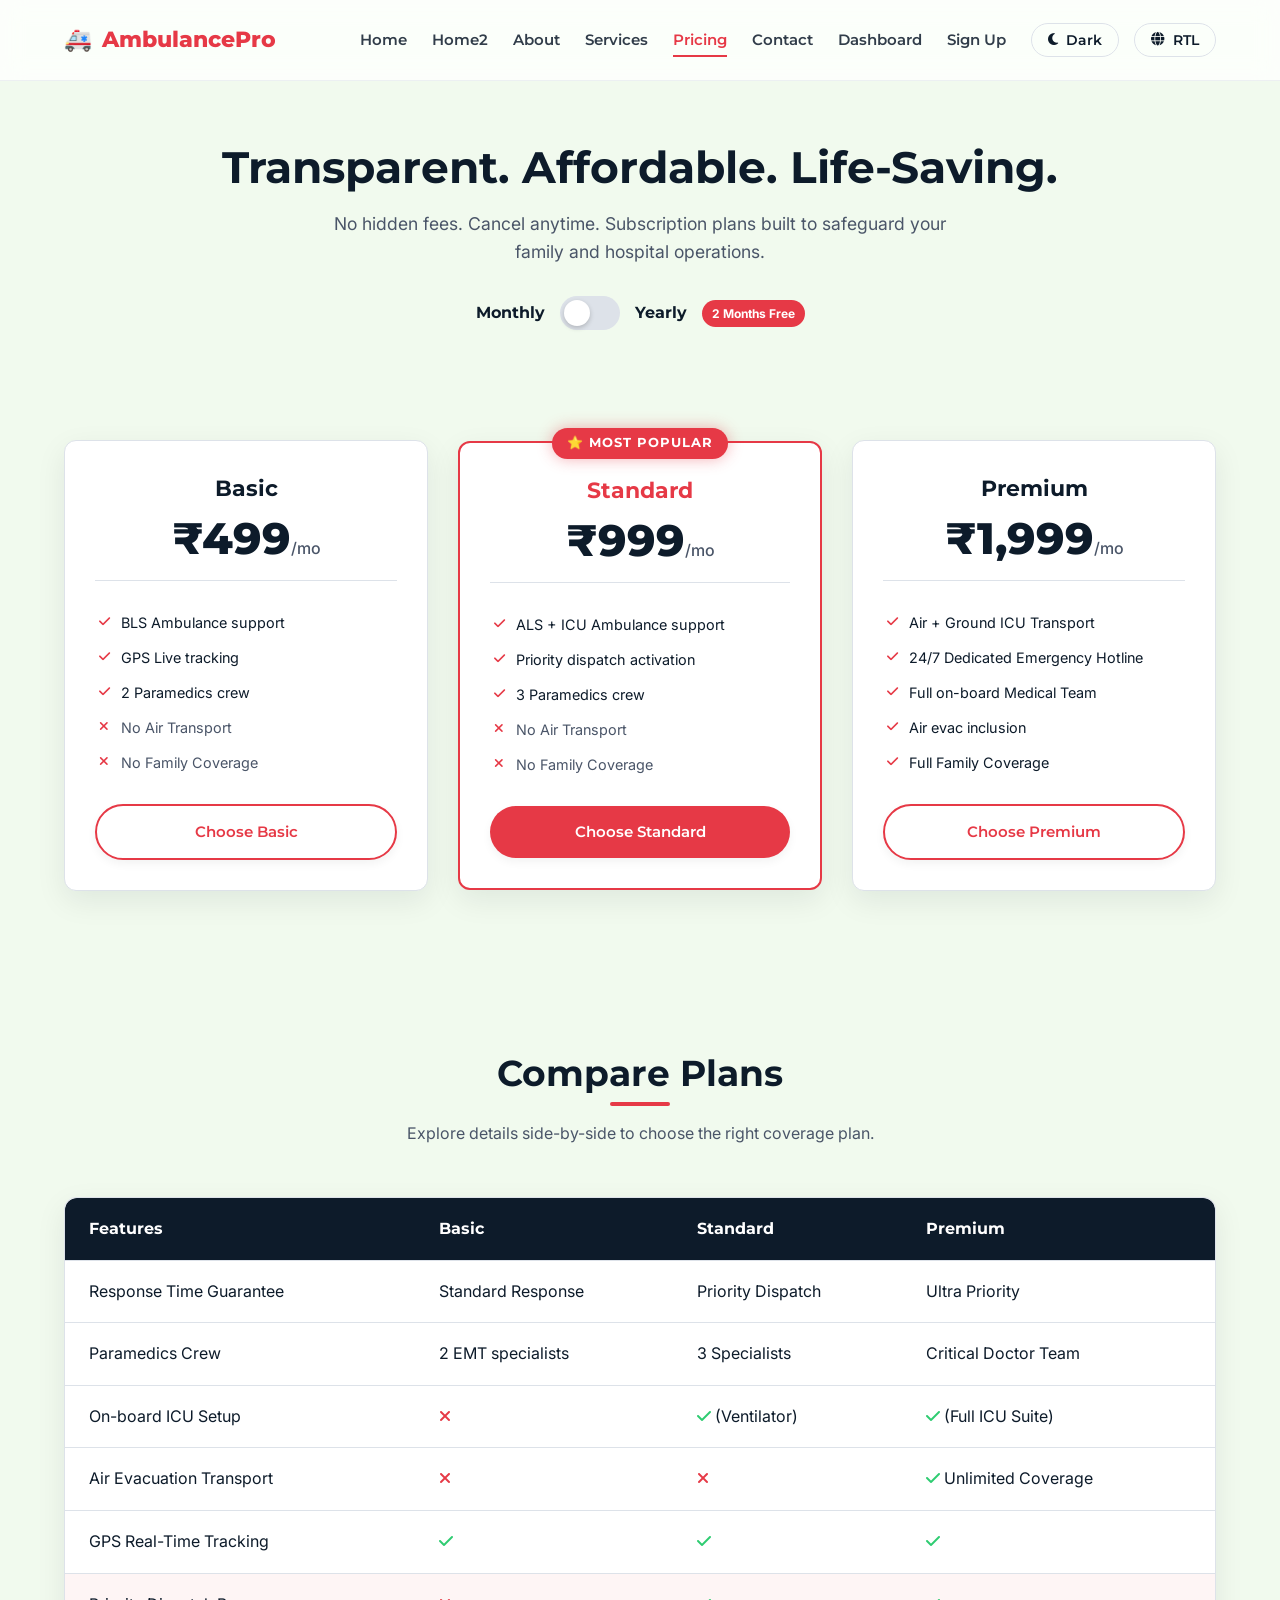
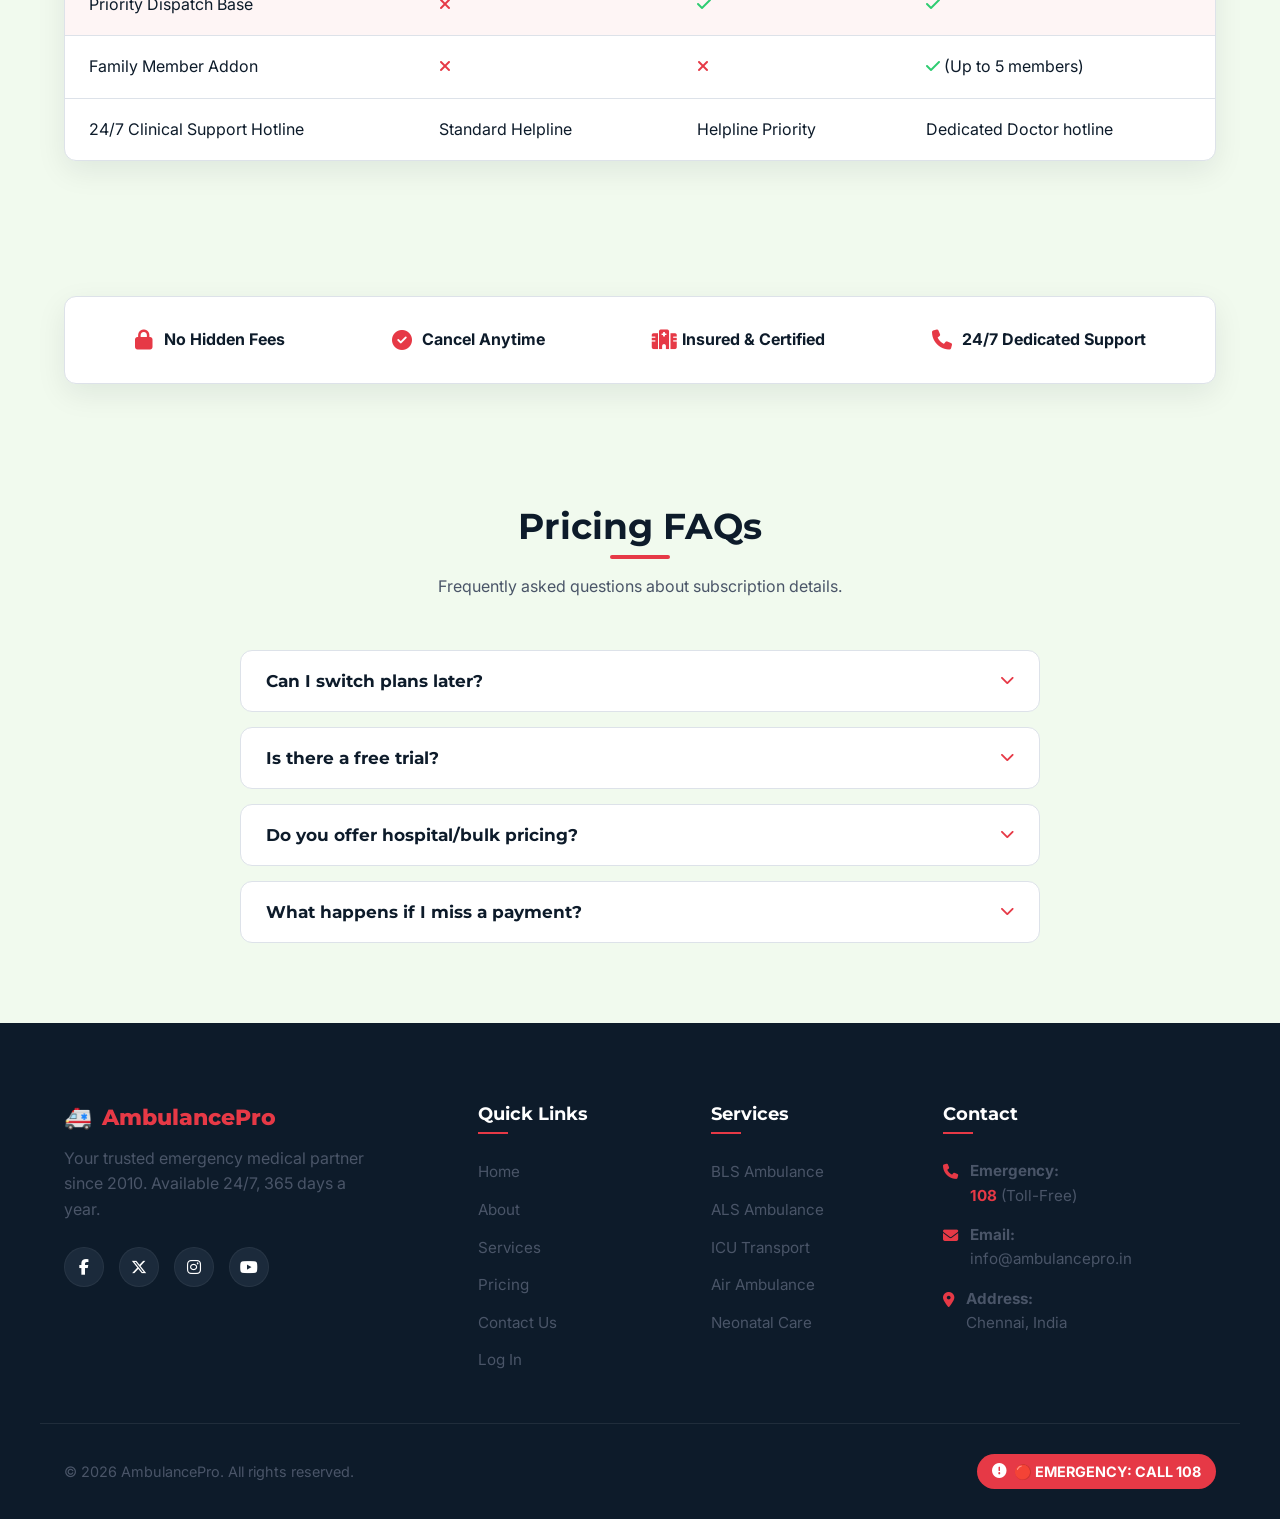
<file: pricing.html>
<!DOCTYPE html>
<html lang="en">
<head>
  <meta charset="UTF-8">
  <meta name="viewport" content="width=device-width, initial-scale=1.0">
  <title>Ambulance & Emergency Medical Services Provider | Pricing</title>
  <!-- Favicon -->
  <link rel="icon" href="data:image/svg+xml,<svg xmlns=%22http://www.w3.org/2000/svg%22 viewBox=%220 0 100 100%22><text y=%22.9em%22 font-size=%2290%22>🚑</text></svg>">
  <!-- SEO Meta Tags -->
  <meta name="description" content="Affordable subscription plans for ambulance priority dispatches, ALS ICU coverage, and family medical care. Compare features and choose.">
  <!-- Fonts & Icons -->
  <link rel="stylesheet" href="https://cdnjs.cloudflare.com/ajax/libs/font-awesome/6.5.2/css/all.min.css">
  <!-- Shared Style -->
  <link rel="stylesheet" href="css/style.css">
</head>
<body>

  <!-- NAVIGATION BAR -->
  <nav class="navbar" id="main-navbar">
    <div class="nav-container container">
      <a href="index.html" class="logo">
        <span>🚑</span> AmbulancePro
      </a>
      
      <button class="hamburger" id="hamburger-btn" aria-label="Toggle mobile menu">
        <i class="fa-solid fa-bars"></i>
      </button>
      
      <div class="nav-menu" id="nav-menu">
        <a href="index.html" class="nav-link">Home</a>
        <a href="home1.html" class="nav-link">Home2</a>
        <a href="about.html" class="nav-link">About</a>
        <a href="services.html" class="nav-link">Services</a>
        <a href="pricing.html" class="nav-link">Pricing</a>
        <a href="contact.html" class="nav-link">Contact</a>
        <a href="dashboard.html" class="nav-link">Dashboard</a>
        <a href="signup.html" class="nav-link">Sign Up</a>
        
        <div class="nav-controls">
          <button id="theme-toggle" class="control-btn" aria-label="Toggle dark mode">
            <i class="fa-solid fa-moon"></i>
            <span class="btn-label">Dark</span>
          </button>
          <button id="rtl-toggle" class="control-btn" aria-label="Toggle RTL layout">
            <i class="fa-solid fa-globe"></i>
            <span class="btn-label">RTL</span>
          </button>
        </div>
      </div>
    </div>
  </nav>

  <!-- SECTION 1: PRICING HERO -->
  <section class="section section-bg-light" style="padding-top: 140px; padding-bottom: 50px; text-align: center;">
    <div class="container fade-in-up">
      <h1 style="font-size: 2.75rem; margin-bottom: 15px;">Transparent. Affordable. Life-Saving.</h1>
      <p class="text-muted" style="max-width: 650px; margin: 0 auto 30px auto; font-size: 1.1rem;">
        No hidden fees. Cancel anytime. Subscription plans built to safeguard your family and hospital operations.
      </p>

      <!-- SECTION 2: MONTHLY/YEARLY TOGGLE -->
      <div class="toggle-pricing-wrap">
        <span class="toggle-label">Monthly</span>
        <label class="switch" aria-label="Toggle annual pricing">
          <input type="checkbox" id="billing-toggle">
          <span class="slider-switch"></span>
        </label>
        <span class="toggle-label">Yearly</span>
        <span class="billing-badge">2 Months Free</span>
      </div>
    </div>
  </section>

  <!-- SECTION 3: PRICING CARDS -->
  <section class="section" style="padding-top: 20px;">
    <div class="container">
      <div class="pricing-grid">
        <!-- Plan 1: Basic -->
        <div class="card pricing-card fade-in-up">
          <div class="pricing-header">
            <div class="pricing-title">Basic</div>
            <div class="pricing-amount" data-monthly="499">₹499<span>/mo</span></div>
          </div>
          <ul class="service-features" style="margin-bottom: 30px;">
            <li><i class="fa-solid fa-check"></i> BLS Ambulance support</li>
            <li><i class="fa-solid fa-check"></i> GPS Live tracking</li>
            <li><i class="fa-solid fa-check"></i> 2 Paramedics crew</li>
            <li class="text-muted"><i class="fa-solid fa-xmark"></i> No Air Transport</li>
            <li class="text-muted"><i class="fa-solid fa-xmark"></i> No Family Coverage</li>
          </ul>
          <a href="signup.html?plan=basic" class="btn btn-outline" style="width: 100%;">Choose Basic</a>
        </div>

        <!-- Plan 2: Standard (⭐ Most Popular) -->
        <div class="card pricing-card popular fade-in-up">
          <span class="popular-badge">⭐ Most Popular</span>
          <div class="pricing-header">
            <div class="pricing-title" style="color: var(--primary);">Standard</div>
            <div class="pricing-amount" data-monthly="999">₹999<span>/mo</span></div>
          </div>
          <ul class="service-features" style="margin-bottom: 30px;">
            <li><i class="fa-solid fa-check"></i> ALS + ICU Ambulance support</li>
            <li><i class="fa-solid fa-check"></i> Priority dispatch activation</li>
            <li><i class="fa-solid fa-check"></i> 3 Paramedics crew</li>
            <li class="text-muted"><i class="fa-solid fa-xmark"></i> No Air Transport</li>
            <li class="text-muted"><i class="fa-solid fa-xmark"></i> No Family Coverage</li>
          </ul>
          <a href="signup.html?plan=standard" class="btn btn-primary" style="width: 100%;">Choose Standard</a>
        </div>

        <!-- Plan 3: Premium -->
        <div class="card pricing-card fade-in-up">
          <div class="pricing-header">
            <div class="pricing-title">Premium</div>
            <div class="pricing-amount" data-monthly="1999">₹1,999<span>/mo</span></div>
          </div>
          <ul class="service-features" style="margin-bottom: 30px;">
            <li><i class="fa-solid fa-check"></i> Air + Ground ICU Transport</li>
            <li><i class="fa-solid fa-check"></i> 24/7 Dedicated Emergency Hotline</li>
            <li><i class="fa-solid fa-check"></i> Full on-board Medical Team</li>
            <li><i class="fa-solid fa-check"></i> Air evac inclusion</li>
            <li><i class="fa-solid fa-check"></i> Full Family Coverage</li>
          </ul>
          <a href="signup.html?plan=premium" class="btn btn-outline" style="width: 100%;">Choose Premium</a>
        </div>
      </div>
    </div>
  </section>

  <!-- SECTION 4: COMPARISON TABLE -->
  <section class="section section-bg-light" id="comparison">
    <div class="container">
      <div class="section-title-wrap fade-in-up">
        <h2>Compare Plans</h2>
        <p class="text-muted">Explore details side-by-side to choose the right coverage plan.</p>
      </div>

      <div class="table-responsive fade-in-up">
        <table class="comparison-table">
          <thead>
            <tr>
              <th>Features</th>
              <th>Basic</th>
              <th>Standard</th>
              <th>Premium</th>
            </tr>
          </thead>
          <tbody>
            <tr>
              <td>Response Time Guarantee</td>
              <td>Standard Response</td>
              <td>Priority Dispatch</td>
              <td>Ultra Priority</td>
            </tr>
            <tr>
              <td>Paramedics Crew</td>
              <td>2 EMT specialists</td>
              <td>3 Specialists</td>
              <td>Critical Doctor Team</td>
            </tr>
            <tr>
              <td>On-board ICU Setup</td>
              <td><i class="fa-solid fa-xmark"></i></td>
              <td><i class="fa-solid fa-check"></i> (Ventilator)</td>
              <td><i class="fa-solid fa-check"></i> (Full ICU Suite)</td>
            </tr>
            <tr>
              <td>Air Evacuation Transport</td>
              <td><i class="fa-solid fa-xmark"></i></td>
              <td><i class="fa-solid fa-xmark"></i></td>
              <td><i class="fa-solid fa-check"></i> Unlimited Coverage</td>
            </tr>
            <tr>
              <td>GPS Real-Time Tracking</td>
              <td><i class="fa-solid fa-check"></i></td>
              <td><i class="fa-solid fa-check"></i></td>
              <td><i class="fa-solid fa-check"></i></td>
            </tr>
            <tr class="popular-row">
              <td>Priority Dispatch Base</td>
              <td><i class="fa-solid fa-xmark"></i></td>
              <td><i class="fa-solid fa-check"></i></td>
              <td><i class="fa-solid fa-check"></i></td>
            </tr>
            <tr>
              <td>Family Member Addon</td>
              <td><i class="fa-solid fa-xmark"></i></td>
              <td><i class="fa-solid fa-xmark"></i></td>
              <td><i class="fa-solid fa-check"></i> (Up to 5 members)</td>
            </tr>
            <tr>
              <td>24/7 Clinical Support Hotline</td>
              <td>Standard Helpline</td>
              <td>Helpline Priority</td>
              <td>Dedicated Doctor hotline</td>
            </tr>
          </tbody>
        </table>
      </div>
    </div>
  </section>

  <!-- SECTION 5: TRUST BADGES -->
  <section class="section" style="padding: 40px 0;">
    <div class="container">
      <div class="card trust-badge-card fade-in-up" style="flex-direction: row; flex-wrap: wrap; justify-content: space-around; gap: 30px; padding: 30px; text-align: center;">
        <div style="font-weight: 700; display: inline-flex; align-items: center; gap: 10px;">
          <i class="fa-solid fa-lock text-primary" style="font-size: 1.25rem;"></i> No Hidden Fees
        </div>
        <div style="font-weight: 700; display: inline-flex; align-items: center; gap: 10px;">
          <i class="fa-solid fa-circle-check text-primary" style="font-size: 1.25rem;"></i> Cancel Anytime
        </div>
        <div style="font-weight: 700; display: inline-flex; align-items: center; gap: 10px;">
          <i class="fa-solid fa-hospital text-primary" style="font-size: 1.25rem;"></i> Insured & Certified
        </div>
        <div style="font-weight: 700; display: inline-flex; align-items: center; gap: 10px;">
          <i class="fa-solid fa-phone text-primary" style="font-size: 1.25rem;"></i> 24/7 Dedicated Support
        </div>
      </div>
    </div>
  </section>

  <!-- SECTION 6: PRICING FAQ ACCORDION -->
  <section class="section section-bg-light" id="pricing-faq">
    <div class="container">
      <div class="section-title-wrap fade-in-up">
        <h2>Pricing FAQs</h2>
        <p class="text-muted">Frequently asked questions about subscription details.</p>
      </div>

      <div class="faq-accordion fade-in-up">
        <!-- FAQ 1 -->
        <div class="faq-item">
          <button class="faq-trigger">
            Can I switch plans later?
            <i class="fa-solid fa-chevron-down"></i>
          </button>
          <div class="faq-content">
            <p>Yes, you can upgrade or downgrade your plan at any time through your dashboard portal. Upgrades apply instantly and are prorated, while downgrades take effect at the start of the next billing cycle.</p>
          </div>
        </div>

        <!-- FAQ 2 -->
        <div class="faq-item">
          <button class="faq-trigger">
            Is there a free trial?
            <i class="fa-solid fa-chevron-down"></i>
          </button>
          <div class="faq-content">
            <p>We do not offer a free trial period since emergency medical services involve immediate crew and telemetry deployments. However, our monthly memberships have no minimum commitment and can be cancelled at any time.</p>
          </div>
        </div>

        <!-- FAQ 3 -->
        <div class="faq-item">
          <button class="faq-trigger">
            Do you offer hospital/bulk pricing?
            <i class="fa-solid fa-chevron-down"></i>
          </button>
          <div class="faq-content">
            <p>Yes, we provide bulk pricing packages for partner clinics, corporate tech parks, and hospital setups. Please contact our corporate sales division at bulk@ambulancepro.in for customized quote inquiries.</p>
          </div>
        </div>

        <!-- FAQ 4 -->
        <div class="faq-item">
          <button class="faq-trigger">
            What happens if I miss a payment?
            <i class="fa-solid fa-chevron-down"></i>
          </button>
          <div class="faq-content">
            <p>If a recurring payment fails, we provide a 7-day grace period during which your emergency coverage benefits remain fully active. We will send notification alerts to update billing information before pausing services.</p>
          </div>
        </div>
      </div>
    </div>
  </section>

  <!-- SHARED FOOTER -->
  <footer class="footer">
    <div class="container footer-top">
      <div class="footer-brand">
        <h3><span>🚑</span> AmbulancePro</h3>
        <p>Your trusted emergency medical partner since 2010. Available 24/7, 365 days a year.</p>
        <div class="social-links">
          <a href="#" class="social-link" aria-label="Facebook"><i class="fa-brands fa-facebook-f"></i></a>
          <a href="#" class="social-link" aria-label="Twitter"><i class="fa-brands fa-x-twitter"></i></a>
          <a href="#" class="social-link" aria-label="Instagram"><i class="fa-brands fa-instagram"></i></a>
          <a href="#" class="social-link" aria-label="YouTube"><i class="fa-brands fa-youtube"></i></a>
        </div>
      </div>
      
      <div class="footer-col">
        <h4>Quick Links</h4>
        <ul>
          <li><a href="index.html">Home</a></li>
          <li><a href="about.html">About</a></li>
          <li><a href="services.html">Services</a></li>
          <li><a href="pricing.html">Pricing</a></li>
          <li><a href="contact.html">Contact Us</a></li>
          <li><a href="login.html">Log In</a></li>
        </ul>
      </div>
      
      <div class="footer-col">
        <h4>Services</h4>
        <ul>
          <li><a href="services.html">BLS Ambulance</a></li>
          <li><a href="services.html">ALS Ambulance</a></li>
          <li><a href="services.html">ICU Transport</a></li>
          <li><a href="services.html">Air Ambulance</a></li>
          <li><a href="services.html">Neonatal Care</a></li>
        </ul>
      </div>
      
      <div class="footer-col">
        <h4>Contact</h4>
        <div class="footer-contact-item">
          <i class="fa-solid fa-phone"></i>
          <span>
            <strong>Emergency:</strong><br>
            <a href="tel:108" style="color: var(--primary); font-weight:700;">108</a> (Toll-Free)
          </span>
        </div>
        <div class="footer-contact-item">
          <i class="fa-solid fa-envelope"></i>
          <span>
            <strong>Email:</strong><br>
            <a href="mailto:info@ambulancepro.in">info@ambulancepro.in</a>
          </span>
        </div>
        <div class="footer-contact-item">
          <i class="fa-solid fa-location-dot"></i>
          <span>
            <strong>Address:</strong><br>
            Chennai, India
          </span>
        </div>
      </div>
    </div>
    
    <div class="container footer-bottom">
      <p>&copy; 2026 AmbulancePro. All rights reserved.</p>
      <div class="emergency-footer-badge">
        <i class="fa-solid fa-circle-exclamation"></i>
        <span>🔴 EMERGENCY: CALL 108</span>
      </div>
    </div>
  </footer>

  <!-- Unified JS -->
  <script src="js/main.js"></script>
</body>
</html>
</file>
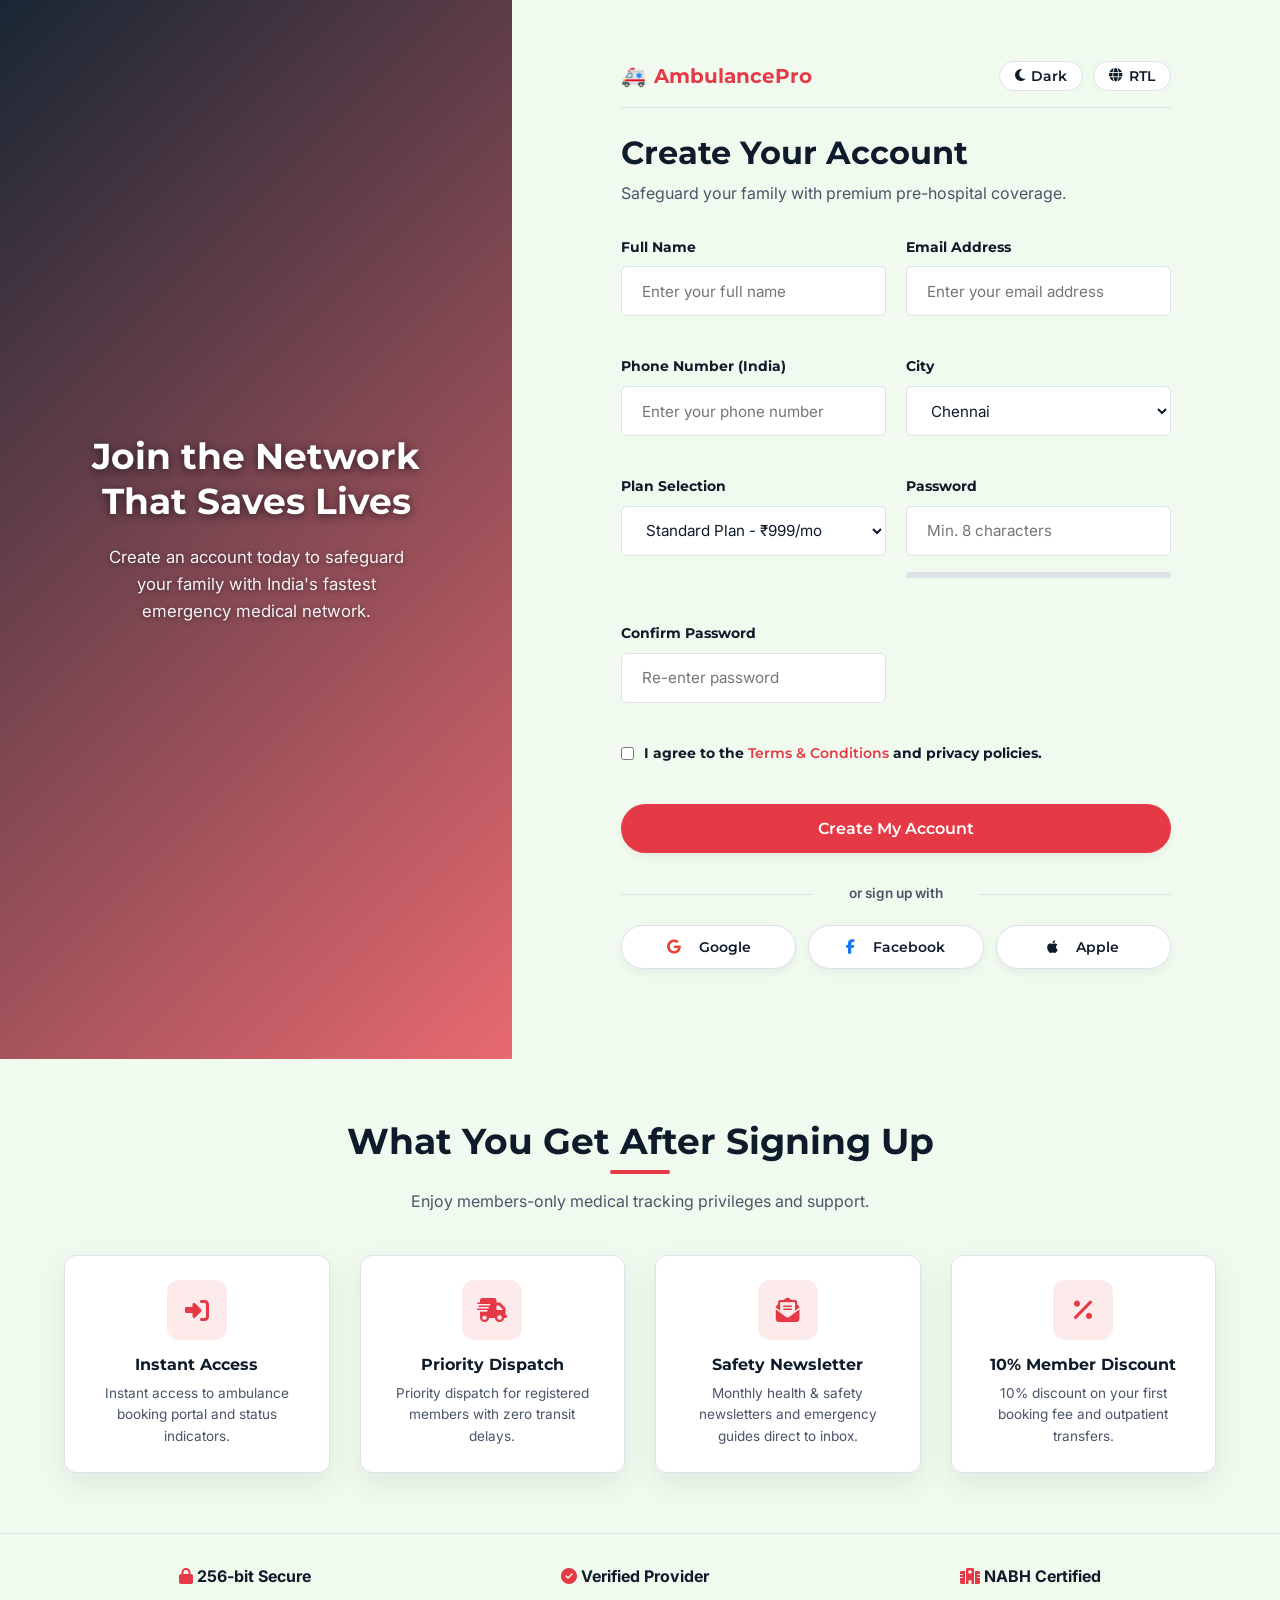
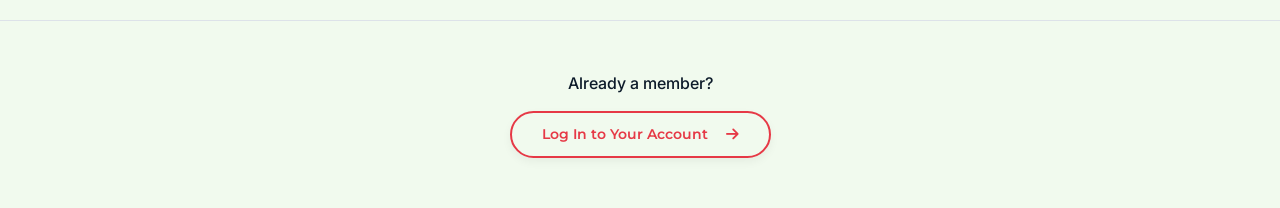
<file: signup.html>
<!DOCTYPE html>
<html lang="en">
<head>
  <meta charset="UTF-8">
  <meta name="viewport" content="width=device-width, initial-scale=1.0">
  <title>Ambulance & Emergency Medical Services Provider | Sign Up</title>
  <!-- Favicon -->
  <link rel="icon" href="data:image/svg+xml,<svg xmlns=%22http://www.w3.org/2000/svg%22 viewBox=%220 0 100 100%22><text y=%22.9em%22 font-size=%2290%22>🚑</text></svg>">
  <!-- SEO Meta Tags -->
  <meta name="description" content="Sign up for an AmbulancePro subscription plan today. Secure online account registration, real-time validation, and member-exclusive benefits.">
  <!-- Fonts & Icons -->
  <link rel="stylesheet" href="https://cdnjs.cloudflare.com/ajax/libs/font-awesome/6.5.2/css/all.min.css">
  <!-- Shared Style -->
  <link rel="stylesheet" href="css/style.css">
</head>
<body>
  <!-- SECTION 1: SPLIT LAYOUT -->
  <div class="signup-wrapper" style="margin-top: 0;">
    <!-- Left Half: Large Paramedic Image -->
    <div class="signup-hero-side" style="background-image: url('https://images.unsplash.com/photo-1612349317150-e413f6a5b16d?auto=format&fit=crop&w=1200&q=80');">
      <div class="signup-hero-content">
        <h2>Join the Network That Saves Lives</h2>
        <p style="color: rgba(255, 255, 255, 0.95); text-shadow: 0 1px 5px rgba(0, 0, 0, 0.5); font-size: 1.05rem; max-width: 320px; margin: 0 auto;">Create an account today to safeguard your family with India's fastest emergency medical network.</p>
      </div>
    </div>

    <!-- Right Half: Sign Up Form -->
    <div class="signup-form-side">
      <div class="signup-form-card fade-in-up">
        <!-- Brand logo & theme controls -->
        <div style="display: flex; justify-content: space-between; align-items: center; margin-bottom: 25px; border-bottom: 1px solid var(--border); padding-bottom: 15px;">
          <a href="index.html" class="logo" style="font-weight: 700; font-size: 1.25rem; display: flex; align-items: center; gap: 8px;">
            <span>🚑</span> AmbulancePro
          </a>
          <div style="display: flex; gap: 10px;">
            <button id="theme-toggle" class="control-btn" style="background: var(--card-bg); border: 1px solid var(--border); border-radius: var(--radius-pill); padding: 6px 15px; cursor: pointer; display: flex; align-items: center; gap: 6px; color: var(--text); font-family: var(--font-display); font-size: 0.85rem; font-weight: 600;" aria-label="Toggle dark mode">
              <i class="fa-solid fa-moon"></i>
              <span class="btn-label">Dark</span>
            </button>
            <button id="rtl-toggle" class="control-btn" style="background: var(--card-bg); border: 1px solid var(--border); border-radius: var(--radius-pill); padding: 6px 15px; cursor: pointer; display: flex; align-items: center; gap: 6px; color: var(--text); font-family: var(--font-display); font-size: 0.85rem; font-weight: 600;" aria-label="Toggle RTL layout">
              <i class="fa-solid fa-globe"></i>
              <span class="btn-label">RTL</span>
            </button>
          </div>
        </div>
        <h2>Create Your Account</h2>
        <p>Safeguard your family with premium pre-hospital coverage.</p>
        
        <!-- SECTION 2: SIGN UP FORM -->
        <form id="signup-form" novalidate onsubmit="event.preventDefault(); alert('Account created successfully!'); this.reset();">
          <div class="signup-grid">
            <!-- Full Name -->
            <div class="form-group">
              <label for="fullname">Full Name</label>
              <input type="text" id="fullname" class="form-control" placeholder="Enter your full name" required>
            </div>
            
            <!-- Email -->
            <div class="form-group">
              <label for="email">Email Address</label>
              <input type="email" id="email" class="form-control" placeholder="Enter your email address" required>
            </div>

            <!-- Phone -->
            <div class="form-group">
              <label for="phone">Phone Number (India)</label>
              <input type="tel" id="phone" class="form-control" placeholder="Enter your phone number" required>
            </div>

            <!-- City Dropdown -->
            <div class="form-group">
              <label for="city">City</label>
              <select id="city" class="form-control" style="background-color: var(--card-bg); color: var(--text);">
                <option value="chennai">Chennai</option>
                <option value="mumbai">Mumbai</option>
                <option value="delhi">Delhi</option>
                <option value="bangalore">Bangalore</option>
                <option value="hyderabad">Hyderabad</option>
                <option value="other">Other</option>
              </select>
            </div>

            <!-- Plan Dropdown -->
            <div class="form-group">
              <label for="plan">Plan Selection</label>
              <select id="plan" class="form-control" style="background-color: var(--card-bg); color: var(--text);">
                <option value="basic">Basic Plan - ₹499/mo</option>
                <option value="standard" selected>Standard Plan - ₹999/mo</option>
                <option value="premium">Premium Plan - ₹1,999/mo</option>
              </select>
            </div>

            <!-- Password -->
            <div class="form-group">
              <label for="password">Password</label>
              <div class="password-input-wrap" style="width:100%;display:block;">
                <input type="password" id="password" class="form-control" placeholder="Min. 8 characters" required style="width:100%;display:block;box-sizing:border-box;">
              </div>
              <!-- Password Strength Meter -->
              <div class="password-strength-wrap">
                <div class="strength-bar-container">
                  <div class="strength-bar" id="strength-bar"></div>
                </div>
                <span class="strength-label" id="strength-label"></span>
              </div>
            </div>

            <!-- Confirm Password -->
            <div class="form-group">
              <label for="confirm-password">Confirm Password</label>
              <input type="password" id="confirm-password" class="form-control" placeholder="Re-enter password" required>
            </div>

            <!-- Agree Checkbox -->
            <div class="form-group form-group-full">
              <label class="checkbox-label">
                <input type="checkbox" id="terms-checkbox" required>
                <span>I agree to the <a href="#" style="color:var(--primary); font-weight:600;">Terms & Conditions</a> and privacy policies.</span>
              </label>
            </div>
          </div>

          <button type="submit" class="btn btn-primary" style="width: 100%; box-sizing: border-box; display: block; font-size: 1rem; padding: 15px 0; margin-top: 8px;">Create My Account</button>
        </form>

        <!-- SECTION 3: SOCIAL SIGN UP -->
        <div class="social-signup-wrap">
          <div class="divider-text">or sign up with</div>
          <div class="social-btns">
            <button class="btn btn-social" onclick="alert('Continuing with Google...')">
              <i class="fa-brands fa-google" style="color: #ea4335; margin-right: 8px;"></i> Google
            </button>
            <button class="btn btn-social" onclick="alert('Continuing with Facebook...')">
              <i class="fa-brands fa-facebook-f" style="color: #1877f2; margin-right: 8px;"></i> Facebook
            </button>
            <button class="btn btn-social" onclick="alert('Continuing with Apple...')">
              <i class="fa-brands fa-apple" style="color: var(--text); margin-right: 8px;"></i> Apple
            </button>
          </div>
        </div>
      </div>
    </div>
  </div>

  <!-- SECTION 4: BENEFITS CHECKLIST -->
  <section class="section section-bg-light signup-benefits">
    <div class="container">
      <div class="section-title-wrap fade-in-up" style="margin-bottom: 40px;">
        <h2>What You Get After Signing Up</h2>
        <p class="text-muted">Enjoy members-only medical tracking privileges and support.</p>
      </div>

      <div class="grid-4">
        <div class="card fade-in-up" style="padding: 24px; text-align: center; align-items: center;">
          <div class="card-icon" style="margin-bottom: 15px;"><i class="fa-solid fa-right-to-bracket"></i></div>
          <h4 style="margin-bottom: 8px;">Instant Access</h4>
          <p class="text-muted" style="font-size: 0.85rem;">Instant access to ambulance booking portal and status indicators.</p>
        </div>

        <div class="card fade-in-up" style="padding: 24px; text-align: center; align-items: center;">
          <div class="card-icon" style="margin-bottom: 15px;"><i class="fa-solid fa-truck-fast"></i></div>
          <h4 style="margin-bottom: 8px;">Priority Dispatch</h4>
          <p class="text-muted" style="font-size: 0.85rem;">Priority dispatch for registered members with zero transit delays.</p>
        </div>

        <div class="card fade-in-up" style="padding: 24px; text-align: center; align-items: center;">
          <div class="card-icon" style="margin-bottom: 15px;"><i class="fa-solid fa-envelope-open-text"></i></div>
          <h4 style="margin-bottom: 8px;">Safety Newsletter</h4>
          <p class="text-muted" style="font-size: 0.85rem;">Monthly health & safety newsletters and emergency guides direct to inbox.</p>
        </div>

        <div class="card fade-in-up" style="padding: 24px; text-align: center; align-items: center;">
          <div class="card-icon" style="margin-bottom: 15px;"><i class="fa-solid fa-percent"></i></div>
          <h4 style="margin-bottom: 8px;">10% Member Discount</h4>
          <p class="text-muted" style="font-size: 0.85rem;">10% discount on your first booking fee and outpatient transfers.</p>
        </div>
      </div>
    </div>
  </section>

  <!-- SECTION 5: TRUST STRIP -->
  <section class="section" style="padding: 30px 0; border-top: 1px solid var(--border); border-bottom: 1px solid var(--border);">
    <div class="container" style="display:flex; justify-content:space-around; flex-wrap:wrap; gap:20px; text-align:center;">
      <div style="font-weight: 700; color: var(--text);"><i class="fa-solid fa-lock text-primary"></i> 256-bit Secure</div>
      <div style="font-weight: 700; color: var(--text);"><i class="fa-solid fa-circle-check text-primary"></i> Verified Provider</div>
      <div style="font-weight: 700; color: var(--text);"><i class="fa-solid fa-hospital text-primary"></i> NABH Certified</div>
    </div>
  </section>

  <!-- SECTION 6: ALREADY HAVE AN ACCOUNT? -->
  <section class="section" style="padding: 50px 0; text-align: center;">
    <div class="container fade-in-up">
      <p style="margin-bottom: 15px; font-weight: 500;">Already a member?</p>
      <a href="login.html" class="btn btn-outline" style="padding: 10px 30px; font-size: 0.9rem;">
        Log In to Your Account <i class="fa-solid fa-arrow-right" style="margin-left: 8px;"></i>
      </a>
    </div>
  </section>

  <!-- FOOTER REMOVED -->

  <!-- Unified JS -->
  <script src="js/main.js"></script>
  <script>
    // Automatically pre-select plan from query string if present
    document.addEventListener('DOMContentLoaded', () => {
      const params = new URLSearchParams(window.location.search);
      const plan = params.get('plan');
      const planSelect = document.getElementById('plan');
      if (plan && planSelect) {
        // Find matching option and select it
        const options = Array.from(planSelect.options);
        const match = options.find(opt => opt.value === plan);
        if (match) {
          planSelect.value = plan;
        }
      }
    });
  </script>
</body>
</html>
</file>
<file: css/style.css>
/* 
   Ambulance & Emergency Medical Services Provider
   Global Stylesheet - style.css
   Includes Themes, Resets, Components, Animations, and RTL Overrides
*/

@import url('https://fonts.googleapis.com/css2?family=Inter:wght@300;400;500;600;700&family=Montserrat:wght@400;600;700;800&display=swap');

/* ==========================================================================
   1. Theme Variables
   ========================================================================== */
:root {
  --primary:       #E63946;
  --primary-dark:  #C1121F;
  --navy:          #0D1B2A;
  --navy-2:        #1B2A3B;
  --light-bg:      #F1FAEE;
  --white:         #FFFFFF;
  --accent:         #457B9D;
  --gray:          #4A5568;
  --text:          #0D1B2A;
  --bg:            #F1FAEE;
  --card-bg:       #FFFFFF;
  --border:        #DDE2E9;
  --shadow:        0 10px 30px rgba(13, 27, 42, 0.08);
  --shadow-hover:  0 15px 35px rgba(230, 57, 70, 0.15);
  --red-glow:      0 0 15px rgba(230, 57, 70, 0.4);

  --font-display:  'Montserrat', sans-serif;
  --font-body:     'Inter', sans-serif;

  --radius-card:   12px;
  --radius-pill:   50px;
  --radius-input:  6px;
  --space:         8px;

  --nav-bg:        rgba(255, 255, 255, 0.8);
  --nav-border:    rgba(221, 226, 233, 0.5);
  
  --transition:    all 0.3s cubic-bezier(0.4, 0, 0.2, 1);
}

body.dark {
  --text:          #F1FAEE;
  --bg:            #0D1B2A;
  --card-bg:       #1B2A3B;
  --border:        #2E4057;
  --gray:          #8D99AE;
  --shadow:        0 10px 35px rgba(0, 0, 0, 0.3);
  --shadow-hover:  0 15px 35px rgba(230, 57, 70, 0.25);
  --nav-bg:        rgba(13, 27, 42, 0.8);
  --nav-border:    rgba(46, 64, 87, 0.5);
}

/* ==========================================================================
   2. Resets and Typography
   ========================================================================== */
*, *::before, *::after {
  box-sizing: border-box;
  margin: 0;
  padding: 0;
}

html {
  scroll-behavior: smooth;
  font-size: 16px;
}

body {
  font-family: var(--font-body);
  background-color: var(--bg);
  color: var(--text);
  line-height: 1.6;
  transition: background-color 0.3s ease, color 0.3s ease;
  overflow-x: hidden;
}

h1, h2, h3, h4, h5, h6 {
  font-family: var(--font-display);
  font-weight: 700;
  line-height: 1.25;
  color: var(--text);
}

h1 { font-size: 2.5rem; }
h2 { font-size: 2rem; }
h3 { font-size: 1.5rem; }

a {
  color: inherit;
  text-decoration: none;
  transition: var(--transition);
}

img {
  max-width: 100%;
  height: auto;
  display: block;
}

ul {
  list-style: none;
}

/* ==========================================================================
   3. Global Layout & Utilities
   ========================================================================== */
.container {
  width: 100%;
  max-width: 1200px;
  margin: 0 auto;
  padding: 0 24px;
}

.section {
  padding: 80px 0;
  position: relative;
}

.section-bg-light {
  background-color: var(--light-bg);
}
body.dark .section-bg-light {
  background-color: var(--navy-2);
}

.section-title-wrap {
  text-align: center;
  margin-bottom: 50px;
}

.section-title-wrap h2 {
  font-size: 2.25rem;
  margin-bottom: 15px;
  position: relative;
  display: inline-block;
  padding-bottom: 10px;
}

.section-title-wrap h2::after {
  content: '';
  position: absolute;
  bottom: 0;
  left: 50%;
  transform: translateX(-50%);
  width: 60px;
  height: 4px;
  background-color: var(--primary);
  border-radius: var(--radius-pill);
}

.text-center { text-align: center; }
.text-primary { color: var(--primary); }
.text-accent { color: var(--accent); }
.text-muted { color: var(--gray); }

.grid-2 { display: grid; grid-template-columns: repeat(2, 1fr); gap: 30px; }
.grid-3 { display: grid; grid-template-columns: repeat(3, 1fr); gap: 30px; }
.grid-4 { display: grid; grid-template-columns: repeat(4, 1fr); gap: 30px; }

@media (max-width: 1024px) {
  .grid-4 { grid-template-columns: repeat(2, 1fr); }
  .grid-3 { grid-template-columns: repeat(2, 1fr); }
}

@media (max-width: 768px) {
  .grid-2, .grid-3, .grid-4 { grid-template-columns: 1fr; }
  .section { padding: 60px 0; }
  h1 { font-size: 2rem; }
  h2 { font-size: 1.75rem; }
}

/* ==========================================================================
   4. Buttons & Interactive Elements
   ========================================================================== */
.btn {
  display: inline-flex;
  align-items: center;
  justify-content: center;
  gap: 10px;
  padding: 14px 28px;
  font-family: var(--font-display);
  font-weight: 600;
  border-radius: var(--radius-pill);
  transition: var(--transition);
  cursor: pointer;
  border: none;
  font-size: 0.95rem;
  box-shadow: 0 4px 10px rgba(0, 0, 0, 0.05);
}

.btn-primary {
  background-color: var(--primary);
  color: var(--white);
}

.btn-primary:hover {
  background-color: var(--primary-dark);
  transform: translateY(-3px);
  box-shadow: var(--shadow-hover);
}

.btn-secondary {
  background-color: var(--navy);
  color: var(--white);
}

.btn-secondary:hover {
  background-color: var(--navy-2);
  transform: translateY(-3px);
  box-shadow: 0 10px 25px rgba(13, 27, 42, 0.2);
}

.btn-outline {
  background-color: transparent;
  border: 2px solid var(--primary);
  color: var(--primary);
}

.btn-outline:hover {
  background-color: var(--primary);
  color: var(--white);
  transform: translateY(-3px);
  box-shadow: var(--shadow-hover);
}

.btn-white {
  background-color: var(--white);
  color: var(--primary);
}

.btn-white:hover {
  background-color: var(--light-bg);
  color: var(--primary);
  transform: translateY(-3px);
  box-shadow: 0 10px 25px rgba(255, 255, 255, 0.2);
}

.btn-outline.btn-white:hover {
  background-color: var(--primary);
  color: var(--white);
}

.btn:active {
  transform: translateY(-1px);
}

/* ==========================================================================
   5. Navigation Bar (Sticky, Glassmorphism)
   ========================================================================== */
.navbar {
  position: fixed;
  top: 0;
  left: 0;
  width: 100%;
  z-index: 1000;
  background: var(--nav-bg);
  backdrop-filter: blur(12px) saturate(180%);
  -webkit-backdrop-filter: blur(12px) saturate(180%);
  border-bottom: 1px solid var(--nav-border);
  transition: var(--transition);
}

.nav-container {
  display: flex;
  align-items: center;
  justify-content: space-between;
  height: 80px;
  padding: 0 24px;
}

.logo {
  display: flex;
  align-items: center;
  gap: 10px;
  font-family: var(--font-display);
  font-weight: 800;
  font-size: 1.4rem;
  color: var(--primary);
}

.logo span {
  color: var(--text);
  transition: var(--transition);
}

.nav-menu {
  display: flex;
  align-items: center;
  gap: 25px;
}

.nav-link {
  font-family: var(--font-display);
  font-weight: 600;
  font-size: 0.95rem;
  color: var(--text);
  opacity: 0.85;
  padding: 5px 0;
  position: relative;
}

.nav-link:hover, .nav-link.active {
  opacity: 1;
  color: var(--primary);
}

.nav-link::after {
  content: '';
  position: absolute;
  bottom: 0;
  left: 0;
  width: 0;
  height: 2px;
  background-color: var(--primary);
  transition: var(--transition);
}

.nav-link:hover::after, .nav-link.active::after {
  width: 100%;
}

.nav-controls {
  display: flex;
  align-items: center;
  gap: 15px;
}

.control-btn {
  background: transparent;
  border: 1px solid var(--border);
  color: var(--text);
  padding: 8px 16px;
  border-radius: var(--radius-pill);
  cursor: pointer;
  display: inline-flex;
  align-items: center;
  gap: 8px;
  font-family: var(--font-display);
  font-weight: 600;
  font-size: 0.85rem;
  transition: var(--transition);
}

.control-btn:hover {
  background-color: var(--light-bg);
  border-color: var(--primary);
  color: var(--primary);
}
body.dark .control-btn:hover {
  background-color: var(--navy-2);
}

.hamburger {
  display: none;
  background: transparent;
  border: none;
  color: var(--text);
  font-size: 1.5rem;
  cursor: pointer;
  transition: var(--transition);
}

@media (max-width: 1100px) {
  .hamburger {
    display: block;
  }
  
  .nav-menu {
    position: absolute;
    top: 80px;
    left: 0;
    width: 100%;
    background: var(--card-bg);
    border-bottom: 1px solid var(--border);
    flex-direction: column;
    padding: 30px 24px;
    gap: 20px;
    opacity: 0;
    visibility: hidden;
    transform: translateY(-20px);
    transition: var(--transition);
    box-shadow: var(--shadow);
  }
  
  .nav-menu.open {
    opacity: 1;
    visibility: visible;
    transform: translateY(0);
  }

  .nav-link {
    width: 100%;
    text-align: center;
    padding: 10px 0;
  }

  .nav-controls {
    width: 100%;
    justify-content: center;
    margin-top: 10px;
  }
}

/* ==========================================================================
   6. Shared Footer
   ========================================================================== */
.footer {
  background-color: var(--navy);
  color: var(--white);
  padding: 80px 0 30px 0;
  font-family: var(--font-body);
}

.footer-top {
  display: grid;
  grid-template-columns: 2fr 1fr 1fr 1.5fr;
  gap: 50px;
  margin-bottom: 50px;
}

.footer-brand h3 {
  color: var(--primary);
  font-family: var(--font-display);
  font-weight: 800;
  font-size: 1.4rem;
  margin-bottom: 15px;
  display: flex;
  align-items: center;
  gap: 10px;
}

.footer-brand p {
  color: var(--gray);
  margin-bottom: 25px;
  max-width: 300px;
}

.social-links {
  display: flex;
  gap: 15px;
}

.social-link {
  width: 40px;
  height: 40px;
  border-radius: 50%;
  background-color: var(--navy-2);
  display: flex;
  align-items: center;
  justify-content: center;
  color: var(--white);
  transition: var(--transition);
  border: 1px solid rgba(255,255,255,0.05);
}

.social-link:hover {
  background-color: var(--primary);
  transform: translateY(-3px);
  box-shadow: var(--red-glow);
}

.footer-col h4 {
  color: var(--white);
  font-size: 1.1rem;
  margin-bottom: 25px;
  position: relative;
  padding-bottom: 10px;
}

.footer-col h4::after {
  content: '';
  position: absolute;
  bottom: 0;
  left: 0;
  width: 30px;
  height: 2px;
  background-color: var(--primary);
}

.footer-col ul {
  display: flex;
  flex-direction: column;
  gap: 12px;
}

.footer-col ul a {
  color: var(--gray);
  font-size: 0.95rem;
}

.footer-col ul a:hover {
  color: var(--primary);
  padding-left: 5px;
}

.footer-contact-item {
  display: flex;
  align-items: flex-start;
  gap: 12px;
  color: var(--gray);
  font-size: 0.95rem;
  margin-bottom: 15px;
}

.footer-contact-item i {
  color: var(--primary);
  margin-top: 5px;
}

.footer-contact-item span {
  display: block;
}

.footer-bottom {
  border-top: 1px solid rgba(255, 255, 255, 0.08);
  padding-top: 30px;
  display: flex;
  justify-content: space-between;
  align-items: center;
  color: var(--gray);
  font-size: 0.9rem;
}

.emergency-footer-badge {
  display: flex;
  align-items: center;
  gap: 8px;
  background-color: var(--primary);
  color: var(--white);
  padding: 6px 15px;
  border-radius: var(--radius-pill);
  font-weight: 700;
  animation: footer-siren 1.5s infinite alternate;
}

@keyframes footer-siren {
  0% { box-shadow: 0 0 0 rgba(230,57,70,0); }
  100% { box-shadow: 0 0 10px rgba(230,57,70,0.8); }
}

@media (max-width: 992px) {
  .footer-top {
    grid-template-columns: repeat(2, 1fr);
    gap: 40px;
  }
}

@media (max-width: 768px) {
  .footer-top {
    grid-template-columns: 1fr;
    gap: 30px;
  }
  .footer-bottom {
    flex-direction: column;
    gap: 15px;
    text-align: center;
  }
}

/* ==========================================================================
   7. Specific Component Styles
   ========================================================================== */

/* Cards General */
.card {
  background-color: var(--card-bg);
  border: 1px solid var(--border);
  border-radius: var(--radius-card);
  padding: 30px;
  transition: var(--transition);
  box-shadow: var(--shadow);
  display: flex;
  flex-direction: column;
}

.card:hover {
  transform: translateY(-8px);
  box-shadow: var(--shadow-hover);
  border-top: 4px solid var(--primary);
}

.card-icon {
  width: 60px;
  height: 60px;
  border-radius: var(--radius-card);
  background-color: rgba(230, 57, 70, 0.1);
  color: var(--primary);
  display: flex;
  align-items: center;
  justify-content: center;
  font-size: 1.5rem;
  margin-bottom: 20px;
}

.card h3 {
  margin-bottom: 12px;
}

#features .card {
  align-items: center;
  text-align: center;
}

#features .card-icon {
  margin-left: auto;
  margin-right: auto;
}

/* Stat Counter */
.stats-bar {
  background-color: var(--navy);
  color: var(--white);
  padding: 50px 0;
  border-bottom: 3px solid var(--primary);
}

.stat-item {
  text-align: center;
}

.stat-number {
  font-family: var(--font-display);
  font-weight: 800;
  font-size: 3rem;
  color: var(--primary);
  margin-bottom: 5px;
}

.stat-label {
  font-size: 0.95rem;
  text-transform: uppercase;
  letter-spacing: 1px;
  color: var(--gray);
}

/* Pulse Badge */
.pulse-badge {
  display: inline-flex;
  align-items: center;
  gap: 10px;
  background-color: rgba(230, 57, 70, 0.15);
  color: var(--primary);
  padding: 8px 20px;
  border-radius: var(--radius-pill);
  font-family: var(--font-display);
  font-weight: 700;
  font-size: 0.85rem;
  margin-bottom: 25px;
  border: 1px solid rgba(230, 57, 70, 0.2);
  position: relative;
}

.pulse-dot {
  width: 8px;
  height: 8px;
  background-color: var(--primary);
  border-radius: 50%;
  position: relative;
}

.pulse-dot::after {
  content: '';
  position: absolute;
  top: 0;
  left: 0;
  width: 100%;
  height: 100%;
  background-color: var(--primary);
  border-radius: 50%;
  animation: pulse-ring 1.5s infinite ease-in-out;
}

@keyframes pulse-ring {
  0% { transform: scale(1); opacity: 1; }
  100% { transform: scale(3.5); opacity: 0; }
}

/* Scroll Arrow Indicator */
.scroll-arrow {
  position: absolute;
  bottom: 30px;
  left: 50%;
  transform: translateX(-50%);
  color: var(--white);
  font-size: 1.5rem;
  animation: bounce-arrow 2s infinite;
  cursor: pointer;
  z-index: 10;
}

@keyframes bounce-arrow {
  0%, 20%, 50%, 80%, 100% { transform: translateY(0) translateX(-50%); }
  40% { transform: translateY(-10px) translateX(-50%); }
  60% { transform: translateY(-5px) translateX(-50%); }
}

/* Split Section Image and Text */
.split-wrap {
  display: flex;
  align-items: center;
  gap: 60px;
}

.split-img {
  flex: 1;
  border-radius: var(--radius-card);
  overflow: hidden;
  box-shadow: var(--shadow);
  position: relative;
}

.split-img::before {
  content: '';
  position: absolute;
  top: 0; left: 0; width: 100%; height: 100%;
  background: linear-gradient(to bottom, transparent, rgba(13, 27, 42, 0.4));
  pointer-events: none;
}

.split-text {
  flex: 1;
}

.split-text h2 {
  margin-bottom: 20px;
}

.split-text p {
  margin-bottom: 25px;
  color: var(--text);
  opacity: 0.9;
}

.checklist {
  display: flex;
  flex-direction: column;
  gap: 15px;
  margin-bottom: 30px;
}

.checklist-item {
  display: flex;
  align-items: center;
  gap: 12px;
  font-weight: 500;
}

.checklist-item i {
  color: var(--primary);
  font-size: 1.1rem;
}

@media (max-width: 768px) {
  .split-wrap {
    flex-direction: column;
    gap: 40px;
  }
}

/* Testimonial Slider */
.testimonial-section {
  overflow: hidden;
}

.testimonial-container {
  max-width: 800px;
  margin: 0 auto;
  position: relative;
  padding: 0 50px;
}

.testimonial-slider {
  display: flex;
  transition: transform 0.5s cubic-bezier(0.4, 0, 0.2, 1);
  will-change: transform;
}

.testimonial-slide {
  min-width: 100%;
  box-sizing: border-box;
  text-align: center;
  padding: 20px;
}

.test-avatar {
  width: 80px;
  height: 80px;
  border-radius: 50%;
  background-color: var(--primary);
  color: var(--white);
  font-family: var(--font-display);
  font-weight: 700;
  font-size: 1.5rem;
  display: flex;
  align-items: center;
  justify-content: center;
  margin: 0 auto 20px auto;
  box-shadow: 0 5px 15px rgba(230, 57, 70, 0.3);
}

.test-name {
  font-family: var(--font-display);
  font-weight: 700;
  font-size: 1.2rem;
  margin-bottom: 5px;
}

.test-city {
  font-size: 0.9rem;
  color: var(--gray);
  margin-bottom: 15px;
}

.test-rating {
  color: #FFB703;
  margin-bottom: 20px;
  font-size: 1.1rem;
}

.test-quote {
  font-size: 1.25rem;
  font-style: italic;
  font-weight: 500;
  line-height: 1.7;
  max-width: 650px;
  margin: 0 auto;
}

.slider-arrow {
  position: absolute;
  top: 50%;
  transform: translateY(-50%);
  width: 44px;
  height: 44px;
  border-radius: 50%;
  background-color: var(--card-bg);
  border: 1px solid var(--border);
  color: var(--text);
  display: flex;
  align-items: center;
  justify-content: center;
  cursor: pointer;
  transition: var(--transition);
  box-shadow: var(--shadow);
  z-index: 10;
}

.slider-arrow:hover {
  background-color: var(--primary);
  color: var(--white);
  border-color: var(--primary);
}

.slider-prev { left: 0; }
.slider-next { right: 0; }

.slider-dots {
  display: flex;
  justify-content: center;
  gap: 8px;
  margin-top: 30px;
}

.slider-dot {
  width: 10px;
  height: 10px;
  border-radius: 50%;
  background-color: var(--border);
  cursor: pointer;
  transition: var(--transition);
}

.slider-dot.active {
  background-color: var(--primary);
  transform: scale(1.25);
}

/* Emergency Banner Siren CTA */
.emergency-banner {
  background-color: var(--primary);
  color: var(--white);
  padding: 60px 0;
  text-align: center;
  position: relative;
  overflow: hidden;
  box-shadow: 0 10px 30px rgba(230, 57, 70, 0.3);
}

.siren-glow {
  position: absolute;
  top: 0; left: 0; width: 100%; height: 100%;
  background: radial-gradient(circle, rgba(255,255,255,0.15) 0%, transparent 70%);
  animation: siren-rotation 3s infinite linear;
}

@keyframes siren-rotation {
  0% { transform: scale(1) rotate(0deg); opacity: 0.5; }
  50% { transform: scale(1.5) rotate(180deg); opacity: 1; }
  100% { transform: scale(1) rotate(360deg); opacity: 0.5; }
}

.emergency-banner-content {
  position: relative;
  z-index: 2;
}

.emergency-banner h2 {
  font-size: 2.5rem;
  margin-bottom: 20px;
  color: var(--white);
  text-shadow: 0 2px 10px rgba(0,0,0,0.2);
}

.siren-icon-wrap {
  font-size: 3rem;
  margin-bottom: 20px;
  animation: siren-blink 0.6s infinite alternate;
}

@keyframes siren-blink {
  0% { color: var(--white); filter: drop-shadow(0 0 2px rgba(255,255,255,0.2)); }
  100% { color: #FFE66D; filter: drop-shadow(0 0 15px #FFE66D); }
}

/* Typewriter cursor style */
.typewriter-text {
  border-right: 3px solid var(--primary);
  white-space: nowrap;
  animation: typewriter-cursor 0.75s step-end infinite;
}

@keyframes typewriter-cursor {
  from, to { border-color: transparent }
  50% { border-color: var(--primary); }
}

/* Ticker strip marquee */
.ticker-wrap {
  width: 100%;
  overflow: hidden;
  background-color: var(--navy);
  color: var(--white);
  padding: 15px 0;
  border-top: 1px solid var(--border);
  border-bottom: 1px solid var(--border);
}

.ticker-content {
  display: flex;
  white-space: nowrap;
  padding-left: 100%;
  animation: ticker-anim 25s linear infinite;
}

.ticker-item {
  padding: 0 40px;
  font-family: var(--font-display);
  font-weight: 700;
  font-size: 0.95rem;
  letter-spacing: 1px;
}

.ticker-item span {
  color: var(--primary);
}

@keyframes ticker-anim {
  0% { transform: translate3d(0, 0, 0); }
  100% { transform: translate3d(-100%, 0, 0); }
}

/* Why Choose Us 4 Columns */
.stat-card {
  text-align: center;
  padding: 40px 20px;
}

.stat-card-number {
  font-size: 2.5rem;
  font-weight: 800;
  color: var(--primary);
  margin: 15px 0 10px 0;
}

/* Image Gallery CSS Grid Row */
.gallery-row {
  display: grid;
  grid-template-columns: repeat(4, 1fr);
  gap: 20px;
}

.gallery-item {
  position: relative;
  overflow: hidden;
  border-radius: var(--radius-card);
  aspect-ratio: 4/3;
  box-shadow: var(--shadow);
}

.gallery-item img {
  width: 100%;
  height: 100%;
  object-fit: cover;
  transition: transform 0.5s ease;
}

.gallery-overlay {
  position: absolute;
  top: 0; left: 0; width: 100%; height: 100%;
  background: rgba(230, 57, 70, 0.85);
  display: flex;
  flex-direction: column;
  justify-content: center;
  align-items: center;
  color: var(--white);
  padding: 20px;
  opacity: 0;
  transition: var(--transition);
  text-align: center;
}

.gallery-overlay h3 {
  color: var(--white);
  font-size: 1.2rem;
  margin-bottom: 5px;
}

.gallery-overlay p {
  font-size: 0.85rem;
}

.gallery-item:hover img {
  transform: scale(1.1);
}

.gallery-item:hover .gallery-overlay {
  opacity: 1;
}

@media (max-width: 992px) {
  .gallery-row {
    grid-template-columns: repeat(2, 1fr);
  }
}

@media (max-width: 576px) {
  .gallery-row {
    grid-template-columns: 1fr;
  }
}

/* Live Dispatch simulated Widget */
.dispatch-widget {
  background-color: var(--navy-2);
  color: var(--white);
  border: 1px solid var(--border);
  border-radius: var(--radius-card);
  padding: 30px;
  box-shadow: var(--shadow);
}

.dispatch-header {
  display: flex;
  justify-content: space-between;
  align-items: center;
  border-bottom: 1px solid rgba(255,255,255,0.08);
  padding-bottom: 20px;
  margin-bottom: 20px;
}

.dispatch-title-status {
  display: flex;
  align-items: center;
  gap: 10px;
}

.dispatch-dot-blink {
  width: 10px;
  height: 10px;
  background-color: var(--primary);
  border-radius: 50%;
  animation: dot-blink 1s infinite alternate;
}

@keyframes dot-blink {
  0% { opacity: 0.3; }
  100% { opacity: 1; box-shadow: 0 0 8px var(--primary); }
}

.dispatch-header h3 {
  color: var(--white);
}

.dispatch-list {
  display: flex;
  flex-direction: column;
  gap: 15px;
}

.dispatch-item {
  display: flex;
  justify-content: space-between;
  align-items: center;
  padding: 15px 20px;
  background-color: var(--navy);
  border-radius: var(--radius-card);
  border-left: 4px solid var(--gray);
  transition: var(--transition);
}

.dispatch-unit-info {
  display: flex;
  flex-direction: column;
  gap: 5px;
}

.dispatch-unit-id {
  font-family: var(--font-display);
  font-weight: 700;
  font-size: 1.1rem;
}

.dispatch-unit-loc {
  font-size: 0.85rem;
  color: var(--gray);
}

.dispatch-status-eta {
  display: flex;
  align-items: center;
  gap: 20px;
}

.status-badge {
  padding: 5px 12px;
  border-radius: var(--radius-pill);
  font-size: 0.75rem;
  font-weight: 700;
  text-transform: uppercase;
  letter-spacing: 0.5px;
}

.status-badge.available {
  background-color: rgba(46, 204, 113, 0.15);
  color: #2ecc71;
}

.status-badge.en-route {
  background-color: rgba(241, 196, 15, 0.15);
  color: #f1c40f;
}

.status-badge.on-scene {
  background-color: rgba(230, 57, 70, 0.15);
  color: var(--primary);
}

.status-badge.returning {
  background-color: rgba(52, 152, 219, 0.15);
  color: #3498db;
}

.dispatch-item.status-available { border-left-color: #2ecc71; }
.dispatch-item.status-en-route { border-left-color: #f1c40f; }
.dispatch-item.status-on-scene { border-left-color: var(--primary); }
.dispatch-item.status-returning { border-left-color: #3498db; }

.dispatch-eta {
  font-weight: 600;
  font-size: 0.9rem;
  color: var(--gray);
}

/* Newsletter section */
.newsletter-card {
  max-width: 600px;
  margin: 0 auto;
  text-align: center;
}

.newsletter-card h2 {
  margin-bottom: 12px;
}

.form-group-inline {
  display: flex;
  gap: 10px;
  margin: 25px 0 15px 0;
}

.form-control {
  width: 100%;
  box-sizing: border-box;
  padding: 14px 20px;
  border: 1px solid var(--border);
  border-radius: var(--radius-input);
  background-color: var(--card-bg);
  color: var(--text);
  font-family: var(--font-body);
  font-size: 0.95rem;
  transition: var(--transition);
}

input.form-control, select.form-control {
  height: 50px;
  line-height: 1.2;
}

select.form-control {
  padding-top: 0;
  padding-bottom: 0;
}

.form-control:focus {
  outline: none;
  border-color: var(--primary);
  box-shadow: 0 0 0 3px rgba(230, 57, 70, 0.15);
}

.newsletter-card small {
  display: block;
  color: var(--gray);
  font-size: 0.85rem;
}

@media (max-width: 576px) {
  .form-group-inline {
    flex-direction: column;
  }
}

/* About timeline stepper */
.timeline {
  position: relative;
  padding-left: 30px;
  border-left: 2px solid var(--border);
}

.timeline-item {
  position: relative;
  padding-bottom: 40px;
}

.timeline-item:last-child {
  padding-bottom: 0;
}

.timeline-dot {
  position: absolute;
  left: -41px;
  top: 5px;
  width: 20px;
  height: 20px;
  border-radius: 50%;
  background-color: var(--card-bg);
  border: 4px solid var(--primary);
  z-index: 2;
}

.timeline-year {
  font-family: var(--font-display);
  font-weight: 800;
  font-size: 1.25rem;
  color: var(--primary);
  margin-bottom: 5px;
}

.timeline-title {
  font-weight: 700;
  margin-bottom: 8px;
}

.timeline-desc {
  font-size: 0.95rem;
  color: var(--gray);
}

/* Page Header Hero */
.header-hero {
  height: 260px;
  background-size: cover;
  background-position: center;
  position: relative;
  display: flex;
  align-items: center;
  margin-top: 80px; /* Offset for nav */
}

.header-hero::before {
  content: '';
  position: absolute;
  top: 0; left: 0; width: 100%; height: 100%;
  background: rgba(13, 27, 42, 0.84);
}

.header-hero-content {
  position: relative;
  z-index: 2;
  color: var(--white);
  text-align: center;
}

.header-hero-content h1 {
  color: var(--white);
  font-size: 2.5rem;
  margin-bottom: 10px;
  text-shadow: 0 2px 10px rgba(0, 0, 0, 0.5);
}

.breadcrumbs {
  font-family: var(--font-display);
  font-weight: 500;
  font-size: 0.9rem;
  color: rgba(255, 255, 255, 0.85);
  text-shadow: 0 1px 4px rgba(0, 0, 0, 0.4);
}

.breadcrumbs a {
  color: var(--primary);
}

.breadcrumbs span {
  margin: 0 10px;
}

/* Team Section */
.team-member {
  text-align: center;
  padding: 30px 20px;
}

.team-avatar-img {
  width: 130px;
  height: 130px;
  border-radius: 50%;
  margin: 0 auto 20px auto;
  border: 4px solid var(--primary);
  overflow: hidden;
  box-shadow: var(--shadow);
}

.team-avatar-img img {
  width: 100%;
  height: 100%;
  object-fit: cover;
}

.team-member h3 {
  font-size: 1.25rem;
  margin-bottom: 5px;
}

.team-member p {
  color: var(--primary);
  font-size: 0.9rem;
  font-weight: 600;
  margin-bottom: 15px;
}

.team-socials {
  display: flex;
  justify-content: center;
  gap: 10px;
}

.team-social {
  width: 32px;
  height: 32px;
  border-radius: 50%;
  background-color: var(--light-bg);
  border: 1px solid var(--border);
  display: flex;
  align-items: center;
  justify-content: center;
  font-size: 0.85rem;
}
body.dark .team-social {
  background-color: var(--navy-2);
}

.team-social:hover {
  background-color: var(--primary);
  color: var(--white);
  border-color: var(--primary);
}

/* Certifications Box Grid */
.cert-box {
  display: flex;
  flex-direction: column;
  align-items: center;
  text-align: center;
  padding: 25px;
  background-color: var(--card-bg);
  border: 1px solid var(--border);
  border-radius: var(--radius-card);
  transition: var(--transition);
}

.cert-box:hover {
  border-color: var(--primary);
  box-shadow: var(--shadow);
}

.cert-icon {
  font-size: 2.25rem;
  color: var(--primary);
  margin-bottom: 15px;
}

.cert-title {
  font-weight: 700;
  margin-bottom: 5px;
}

.cert-year {
  font-size: 0.85rem;
  color: var(--gray);
}

/* Full Width Quote Panel */
.quote-panel {
  background-size: cover;
  background-position: center;
  background-attachment: fixed;
  padding: 120px 0;
  position: relative;
  text-align: center;
  color: var(--white);
}

.quote-panel::before {
  content: '';
  position: absolute;
  top: 0; left: 0; width: 100%; height: 100%;
  background: linear-gradient(135deg, rgba(13, 27, 42, 0.85) 0%, rgba(230, 57, 70, 0.4) 100%);
}

.quote-content {
  position: relative;
  z-index: 2;
  max-width: 800px;
  margin: 0 auto;
  padding: 0 24px;
}

.quote-content blockquote {
  font-family: var(--font-display);
  font-weight: 700;
  font-size: 2.25rem;
  line-height: 1.4;
  margin-bottom: 20px;
  text-shadow: 0 2px 10px rgba(0,0,0,0.3);
}

/* Core Values Alternating Card Theme */
.values-container {
  display: grid;
  grid-template-columns: repeat(3, 1fr);
  gap: 30px;
}

.value-card {
  padding: 40px 30px;
  border-radius: var(--radius-card);
  box-shadow: var(--shadow);
  transition: var(--transition);
}

.value-card:nth-child(odd) {
  background-color: var(--card-bg);
  border: 1px solid var(--border);
  color: var(--text);
}

.value-card:nth-child(even) {
  background-color: var(--navy);
  color: var(--white);
  border: 1px solid var(--navy-2);
}

.value-card:nth-child(even) h3 {
  color: var(--white);
}

.value-card:hover {
  transform: translateY(-8px);
}

/* Services Page elements */
.service-price {
  font-family: var(--font-display);
  font-size: 1.5rem;
  font-weight: 800;
  color: var(--primary);
  margin: 15px 0;
}

.service-features {
  display: flex;
  flex-direction: column;
  gap: 12px;
  margin-bottom: 25px;
  margin-top: 10px;
  flex: 1;
}

.service-features li {
  font-size: 0.9rem;
  display: flex;
  align-items: center;
  gap: 8px;
}

.service-features li i {
  color: var(--primary);
  font-size: 0.8rem;
  width: 18px;
  text-align: center;
  flex-shrink: 0;
}

.equipment-list-grid {
  display: grid;
  grid-template-columns: repeat(2, 1fr);
  gap: 20px 30px;
  margin-top: 25px;
}

.equipment-item {
  display: flex;
  align-items: center;
  gap: 12px;
  font-weight: 600;
}

.equipment-item i {
  color: var(--primary);
  font-size: 1.25rem;
}

/* 4-Step Process Bar */
.process-steps {
  display: flex;
  justify-content: space-between;
  align-items: flex-start;
  position: relative;
  margin-top: 40px;
}

.process-steps::before {
  content: '';
  position: absolute;
  top: 35px;
  left: 50px;
  right: 50px;
  height: 3px;
  background-color: var(--border);
  z-index: 1;
}

.process-step {
  display: flex;
  flex-direction: column;
  align-items: center;
  text-align: center;
  position: relative;
  z-index: 2;
  flex: 1;
  padding: 0 15px;
}

.process-icon-wrap {
  width: 70px;
  height: 70px;
  border-radius: 50%;
  background-color: var(--card-bg);
  border: 3px solid var(--border);
  color: var(--primary);
  display: flex;
  align-items: center;
  justify-content: center;
  font-size: 1.5rem;
  margin-bottom: 20px;
  transition: var(--transition);
}

.process-step:hover .process-icon-wrap {
  border-color: var(--primary);
  background-color: var(--primary);
  color: var(--white);
  box-shadow: var(--shadow-hover);
  transform: scale(1.1);
}

.process-title {
  font-family: var(--font-display);
  font-weight: 700;
  margin-bottom: 8px;
}

.process-desc {
  font-size: 0.85rem;
  color: var(--gray);
}

@media (max-width: 768px) {
  .process-steps {
    flex-direction: column;
    gap: 30px;
  }
  .process-steps::before {
    display: none;
  }
  .process-step {
    flex-direction: row;
    text-align: left;
    gap: 20px;
  }
  .process-icon-wrap {
    margin-bottom: 0;
    flex-shrink: 0;
  }
}

/* FAQ Accordion */
.faq-accordion {
  max-width: 800px;
  margin: 0 auto;
  display: flex;
  flex-direction: column;
  gap: 15px;
}

.faq-item {
  background-color: var(--card-bg);
  border: 1px solid var(--border);
  border-radius: var(--radius-card);
  overflow: hidden;
  transition: var(--transition);
}

.faq-trigger {
  width: 100%;
  display: flex;
  justify-content: space-between;
  align-items: center;
  padding: 20px 25px;
  background: transparent;
  border: none;
  font-family: var(--font-display);
  font-weight: 700;
  font-size: 1.05rem;
  color: var(--text);
  cursor: pointer;
  text-align: left;
  transition: var(--transition);
}

.faq-trigger i {
  font-size: 0.9rem;
  transition: transform 0.3s ease;
  color: var(--primary);
}

.faq-content {
  max-height: 0;
  overflow: hidden;
  transition: max-height 0.3s cubic-bezier(0, 1, 0, 1);
  padding: 0 25px;
  color: var(--gray);
  font-size: 0.95rem;
}

.faq-item.active {
  border-color: var(--primary);
  box-shadow: var(--shadow);
}

.faq-item.active .faq-trigger {
  color: var(--primary);
}

.faq-item.active .faq-trigger i {
  transform: rotate(180deg);
}

.faq-item.active .faq-content {
  max-height: 1000px; /* Big enough, actual height animated via JS */
  padding-bottom: 20px;
  transition: max-height 0.3s cubic-bezier(1, 0, 1, 0);
}

/* Map Pins */
.map-box {
  background-color: var(--navy);
  border-radius: var(--radius-card);
  padding: 40px;
  color: var(--white);
  border: 1px solid var(--border);
  box-shadow: var(--shadow);
  display: grid;
  grid-template-columns: 1fr 1fr;
  gap: 40px;
}

.map-info h3 {
  color: var(--white);
  font-size: 1.8rem;
  margin-bottom: 15px;
}

.map-pins {
  display: grid;
  grid-template-columns: repeat(2, 1fr);
  gap: 15px;
}

.map-pin {
  display: flex;
  align-items: center;
  gap: 10px;
  background-color: var(--navy-2);
  padding: 10px 15px;
  border-radius: var(--radius-pill);
  font-weight: 600;
  font-size: 0.9rem;
  border: 1px solid rgba(255,255,255,0.05);
}

.map-pin i {
  color: var(--primary);
  animation: dot-blink 1.2s infinite alternate;
}

@media (max-width: 768px) {
  .map-box {
    grid-template-columns: 1fr;
    gap: 30px;
  }
}

/* Pricing Page Elements */
.toggle-pricing-wrap {
  display: flex;
  justify-content: center;
  align-items: center;
  gap: 15px;
  margin-bottom: 40px;
}

.toggle-label {
  font-family: var(--font-display);
  font-weight: 700;
  font-size: 1rem;
}

.switch {
  position: relative;
  display: inline-block;
  width: 60px;
  height: 34px;
}

.switch input {
  opacity: 0;
  width: 0;
  height: 0;
}

.slider-switch {
  position: absolute;
  cursor: pointer;
  top: 0; left: 0; right: 0; bottom: 0;
  background-color: var(--border);
  transition: 0.4s;
  border-radius: 34px;
}

.slider-switch:before {
  position: absolute;
  content: "";
  height: 26px;
  width: 26px;
  left: 4px;
  bottom: 4px;
  background-color: var(--white);
  transition: 0.4s;
  border-radius: 50%;
  box-shadow: 0 2px 5px rgba(0,0,0,0.2);
}

input:checked + .slider-switch {
  background-color: var(--primary);
}

input:checked + .slider-switch:before {
  transform: translateX(26px);
}

.billing-badge {
  background-color: var(--primary);
  color: var(--white);
  padding: 4px 10px;
  font-size: 0.75rem;
  font-weight: 700;
  border-radius: var(--radius-pill);
  animation: pulse-ring-small 2s infinite;
}

@keyframes pulse-ring-small {
  0% { transform: scale(1); }
  50% { transform: scale(1.05); }
  100% { transform: scale(1); }
}

/* Pricing cards variation */
.pricing-grid {
  display: grid;
  grid-template-columns: repeat(3, 1fr);
  gap: 30px;
  align-items: center;
}

.pricing-card.popular {
  border: 2px solid var(--primary);
  transform: scale(1.03);
  position: relative;
}

.pricing-card.popular:hover {
  transform: translateY(-8px) scale(1.03);
}

.popular-badge {
  position: absolute;
  top: -15px;
  left: 50%;
  transform: translateX(-50%);
  background-color: var(--primary);
  color: var(--white);
  font-family: var(--font-display);
  font-weight: 700;
  font-size: 0.8rem;
  padding: 5px 15px;
  border-radius: var(--radius-pill);
  text-transform: uppercase;
  letter-spacing: 1px;
  box-shadow: var(--red-glow);
  white-space: nowrap;
  display: inline-flex;
  align-items: center;
  justify-content: center;
  gap: 5px;
}

.pricing-header {
  border-bottom: 1px solid var(--border);
  padding-bottom: 20px;
  margin-bottom: 20px;
  text-align: center;
}

.pricing-title {
  font-family: var(--font-display);
  font-size: 1.35rem;
  font-weight: 700;
  margin-bottom: 10px;
}

.pricing-amount {
  font-family: var(--font-display);
  font-size: 2.75rem;
  font-weight: 800;
  color: var(--text);
  line-height: 1;
}

.pricing-amount span {
  font-family: var(--font-body);
  font-size: 1rem;
  color: var(--gray);
  font-weight: 500;
}

@media (max-width: 992px) {
  .pricing-grid {
    grid-template-columns: 1fr;
    gap: 40px;
  }
  .pricing-card.popular {
    transform: none;
  }
  .pricing-card.popular:hover {
    transform: translateY(-8px);
  }
}

/* Comparison Table */
.table-responsive {
  width: 100%;
  overflow-x: auto;
  border-radius: var(--radius-card);
  border: 1px solid var(--border);
  box-shadow: var(--shadow);
  background-color: var(--card-bg);
}

.comparison-table {
  width: 100%;
  border-collapse: collapse;
  text-align: left;
  font-family: var(--font-body);
}

.comparison-table th, .comparison-table td {
  padding: 18px 24px;
  border-bottom: 1px solid var(--border);
}

.comparison-table th {
  background-color: var(--navy);
  color: var(--white);
  font-family: var(--font-display);
  font-weight: 700;
}

.comparison-table th:first-child {
  border-top-left-radius: var(--radius-card);
}

.comparison-table th:last-child {
  border-top-right-radius: var(--radius-card);
}

.comparison-table tr:last-child td {
  border-bottom: none;
}

.comparison-table tr:hover td {
  background-color: rgba(230, 57, 70, 0.02);
}

.comparison-table tr.popular-row td {
  background-color: rgba(230, 57, 70, 0.05);
}

.comparison-table td i.fa-check { color: #2ecc71; }
.comparison-table td i.fa-xmark { color: var(--primary); }

/* Trust Badges */
.trust-badge-card i {
  width: 20px;
  text-align: center;
  flex-shrink: 0;
}

/* Dashboard admin bar */
.dashboard-bar {
  margin-top: 80px;
  background-color: var(--navy);
  color: var(--white);
  padding: 15px 0;
  border-bottom: 1px solid var(--navy-2);
}

.dashboard-bar-content {
  display: flex;
  justify-content: space-between;
  align-items: center;
}

.dashboard-time {
  font-family: var(--font-display);
  font-weight: 700;
  display: flex;
  align-items: center;
  gap: 15px;
}

.dash-clock {
  color: var(--primary);
  background-color: var(--navy-2);
  padding: 5px 15px;
  border-radius: var(--radius-pill);
}

.dashboard-actions {
  display: flex;
  gap: 10px;
}

.btn-small {
  padding: 8px 16px;
  font-size: 0.85rem;
}

@media (max-width: 768px) {
  .dashboard-bar-content {
    flex-direction: column;
    gap: 15px;
    text-align: center;
  }
}

/* Dashboard Trend Badges */
.trend-badge {
  display: inline-flex;
  align-items: center;
  gap: 5px;
  font-size: 0.8rem;
  font-weight: 700;
}

.trend-badge.up { color: #2ecc71; }
.trend-badge.down { color: var(--primary); }

/* Live Dispatch Table */
.dashboard-table-card {
  padding: 0;
  overflow: hidden;
}

.dashboard-table-header {
  padding: 24px;
  border-bottom: 1px solid var(--border);
  display: flex;
  justify-content: space-between;
  align-items: center;
}

/* Charts Section */
.charts-grid {
  display: grid;
  grid-template-columns: repeat(2, 1fr);
  gap: 30px;
}

/* CSS bar chart */
.bar-chart-container {
  display: flex;
  align-items: flex-end;
  justify-content: space-between;
  height: 220px;
  padding-top: 20px;
  margin-top: 15px;
  border-bottom: 2px solid var(--border);
}

.bar-wrapper {
  display: flex;
  flex-direction: column;
  align-items: center;
  flex: 1;
  gap: 8px;
}

.bar-val {
  font-size: 0.8rem;
  font-weight: 700;
  color: var(--primary);
}

.bar-column {
  width: 25px;
  background: linear-gradient(to top, var(--primary), var(--primary-dark));
  border-radius: 4px 4px 0 0;
  transition: var(--transition);
  animation: grow-bar 1.2s ease-out forwards;
}

.bar-column:hover {
  background: var(--navy);
  transform: scaleY(1.05);
}

.bar-label {
  font-size: 0.75rem;
  font-weight: 600;
  color: var(--gray);
}

@keyframes grow-bar {
  from { height: 0; }
}

/* Conic Conic Gradient Donut Chart */
.chart-donut-wrap {
  display: flex;
  align-items: center;
  justify-content: space-around;
  margin-top: 30px;
}

.chart-donut {
  width: 150px;
  height: 150px;
  border-radius: 50%;
  /* Conic gradient for 60% Under 5m, 30% 5-10m, 10% 10+m */
  background: conic-gradient(
    var(--primary) 0% 60%, 
    var(--accent) 60% 90%, 
    var(--gray) 90% 100%
  );
  position: relative;
  display: flex;
  align-items: center;
  justify-content: center;
  box-shadow: var(--shadow);
}

.chart-donut::after {
  content: '';
  position: absolute;
  width: 95px;
  height: 95px;
  border-radius: 50%;
  background-color: var(--card-bg);
}

.donut-center-text {
  position: relative;
  z-index: 2;
  text-align: center;
}

.donut-center-val {
  font-family: var(--font-display);
  font-weight: 800;
  font-size: 1.25rem;
  color: var(--text);
}

.donut-legend {
  display: flex;
  flex-direction: column;
  gap: 12px;
}

.legend-item {
  display: flex;
  align-items: center;
  gap: 10px;
  font-size: 0.85rem;
  font-weight: 600;
}

.legend-color {
  width: 14px;
  height: 14px;
  border-radius: 4px;
  flex-shrink: 0;
}

.legend-color.color-1 { background-color: var(--primary); }
.legend-color.color-2 { background-color: var(--accent); }
.legend-color.color-3 { background-color: var(--gray); }

@media (max-width: 992px) {
  .charts-grid {
    grid-template-columns: 1fr;
  }
}

/* Activity Feed */
.activity-feed {
  display: flex;
  flex-direction: column;
  gap: 20px;
  position: relative;
  padding-left: 20px;
}

.activity-feed::before {
  content: '';
  position: absolute;
  top: 0; bottom: 0; left: 8px;
  width: 2px;
  background-color: var(--border);
}

.activity-item {
  display: flex;
  gap: 15px;
  position: relative;
  align-items: flex-start;
}

.activity-icon-wrap {
  width: 18px;
  height: 18px;
  border-radius: 50%;
  background-color: var(--card-bg);
  border: 3px solid var(--primary);
  position: relative;
  z-index: 2;
  flex-shrink: 0;
  margin-top: 5px;
}

.activity-icon-wrap.success { border-color: #2ecc71; }
.activity-icon-wrap.info { border-color: #3498db; }
.activity-icon-wrap.warning { border-color: #f1c40f; }

.activity-details {
  flex: 1;
}

.activity-title {
  font-weight: 600;
  font-size: 0.95rem;
}

.activity-time {
  font-size: 0.8rem;
  color: var(--gray);
  margin-top: 3px;
}

/* Dashboard Quick actions grid */
.action-grid-buttons {
  display: grid;
  grid-template-columns: repeat(2, 1fr);
  gap: 20px;
}

.action-btn-card {
  background-color: var(--card-bg);
  border: 1px solid var(--border);
  border-radius: var(--radius-card);
  padding: 25px;
  display: flex;
  flex-direction: column;
  align-items: center;
  justify-content: center;
  gap: 15px;
  cursor: pointer;
  transition: var(--transition);
}

.action-btn-card i {
  font-size: 2rem;
  color: var(--primary);
  transition: var(--transition);
}

.action-btn-card span {
  font-family: var(--font-display);
  font-weight: 700;
  font-size: 0.95rem;
}

.action-btn-card:hover {
  border-color: var(--primary);
  background-color: var(--primary);
  color: var(--white);
  box-shadow: var(--shadow-hover);
  transform: translateY(-5px);
}

.action-btn-card:hover i {
  color: var(--white);
  transform: scale(1.1);
}

/* Contact Page Specific Styles */
.contact-grid {
  display: grid;
  grid-template-columns: 1fr 1.5fr;
  gap: 40px;
  margin-top: 40px;
}

.contact-info-wrap {
  display: flex;
  flex-direction: column;
  gap: 24px;
}

.contact-info-card {
  background-color: var(--card-bg);
  border: 1px solid var(--border);
  border-radius: var(--radius-card);
  padding: 30px;
  display: flex;
  gap: 20px;
  align-items: flex-start;
  transition: var(--transition);
  box-shadow: var(--shadow);
}

.contact-info-card:hover {
  transform: translateY(-5px);
  box-shadow: var(--shadow-hover);
  border-top: 4px solid var(--primary);
}

.contact-info-icon {
  width: 50px;
  height: 50px;
  border-radius: 50%;
  background-color: rgba(230, 57, 70, 0.1);
  color: var(--primary);
  display: flex;
  align-items: center;
  justify-content: center;
  font-size: 1.35rem;
  flex-shrink: 0;
}

.contact-info-details h4 {
  font-family: var(--font-display);
  font-size: 1.1rem;
  font-weight: 700;
  margin-bottom: 8px;
}

.contact-info-details p,
.contact-info-details a {
  color: var(--gray);
  font-size: 0.95rem;
  line-height: 1.5;
  text-decoration: none;
  transition: var(--transition);
}

.contact-info-details a:hover {
  color: var(--primary);
}

.contact-form-card {
  background-color: var(--card-bg);
  border: 1px solid var(--border);
  border-radius: var(--radius-card);
  padding: 40px;
  box-shadow: var(--shadow);
}

.contact-map-section {
  margin-top: 60px;
}

.map-placeholder-card {
  background-color: var(--card-bg);
  border: 1px solid var(--border);
  border-radius: var(--radius-card);
  padding: 40px;
  text-align: center;
  box-shadow: var(--shadow);
  display: flex;
  flex-direction: column;
  align-items: center;
  gap: 20px;
}

.map-mock-frame {
  width: 100%;
  height: 350px;
  border-radius: var(--radius-card);
  background: linear-gradient(135deg, rgba(230, 57, 70, 0.05) 0%, rgba(29, 53, 87, 0.05) 100%);
  border: 1px dashed var(--border);
  display: flex;
  flex-direction: column;
  align-items: center;
  justify-content: center;
  gap: 15px;
  position: relative;
  overflow: hidden;
}

.map-mock-pin {
  font-size: 3rem;
  color: var(--primary);
  animation: mapPinBounce 1.5s infinite alternate;
}

@keyframes mapPinBounce {
  0% { transform: translateY(0); }
  100% { transform: translateY(-10px); }
}

textarea.form-control {
  height: auto;
  min-height: 140px;
  resize: vertical;
}

/* Dashboard Sidebar Layout */
.dashboard-layout-container {
  display: flex;
  min-height: 100vh;
  background-color: var(--bg);
}

.dashboard-sidebar {
  width: 280px;
  background-color: var(--card-bg);
  border-right: 1px solid var(--border);
  display: flex;
  flex-direction: column;
  position: sticky;
  top: 0;
  height: 100vh;
  padding: 30px 20px;
  z-index: 100;
  transition: var(--transition);
  overflow-y: auto;
}

.dashboard-sidebar::-webkit-scrollbar {
  width: 4px;
}

.dashboard-sidebar::-webkit-scrollbar-thumb {
  background: var(--border);
  border-radius: var(--radius-pill);
}

.sidebar-profile {
  display: flex;
  flex-direction: column;
  align-items: center;
  text-align: center;
  padding-bottom: 30px;
  border-bottom: 1px solid var(--border);
  margin-bottom: 25px;
}

.profile-img-wrap {
  width: 90px;
  height: 90px;
  border-radius: 50%;
  overflow: hidden;
  border: 3px solid var(--primary);
  margin-bottom: 15px;
  box-shadow: var(--shadow);
}

.profile-avatar {
  width: 100%;
  height: 100%;
  object-fit: cover;
}

.sidebar-profile h4 {
  font-size: 1.1rem;
  font-family: var(--font-display);
  font-weight: 700;
  color: var(--text);
  margin-bottom: 4px;
}

.sidebar-profile span {
  font-size: 0.8rem;
  color: var(--gray);
  font-weight: 600;
  text-transform: uppercase;
  letter-spacing: 0.5px;
}

.sidebar-nav {
  display: flex;
  flex-direction: column;
  gap: 8px;
  flex-grow: 1;
}

.sidebar-link {
  display: flex;
  align-items: center;
  gap: 15px;
  padding: 12px 18px;
  color: var(--text);
  font-family: var(--font-display);
  font-weight: 600;
  font-size: 0.95rem;
  border-radius: var(--radius-card);
  transition: var(--transition);
}

.sidebar-link i {
  font-size: 1.1rem;
  color: inherit;
  transition: var(--transition);
}

.sidebar-link:hover, .sidebar-link.active {
  background-color: rgba(230, 57, 70, 0.08);
  color: var(--primary);
}

.sidebar-link:hover i, .sidebar-link.active i {
  color: var(--primary);
}

.sidebar-footer {
  padding-top: 20px;
  border-top: 1px solid var(--border);
  margin-top: auto;
}

.btn-logout {
  width: 100%;
  padding: 12px;
  border-radius: var(--radius-card);
  background-color: var(--primary);
  color: var(--white);
  font-weight: 700;
  display: flex;
  align-items: center;
  justify-content: center;
  gap: 10px;
}

.btn-logout:hover {
  background-color: var(--primary-dark);
}

.dashboard-main-content {
  flex-grow: 1;
  flex-shrink: 1;
  flex-basis: 0;
  min-width: 0;
  overflow-x: hidden;
  padding-bottom: 40px;
}

.dashboard-main-content .container {
  max-width: 100%;
  width: 100%;
  padding: 0 40px;
  box-sizing: border-box;
}

@media (max-width: 1024px) {
  .dashboard-layout-container {
    flex-direction: column;
  }
  
  .dashboard-sidebar {
    position: fixed;
    top: 0;
    bottom: 0;
    left: -280px; /* Hidden off-screen */
    width: 280px;
    height: 100vh;
    background-color: var(--card-bg);
    z-index: 1100;
    padding: 30px 20px;
    border-right: 1px solid var(--border);
    border-bottom: none;
    transition: transform 0.3s ease;
    box-shadow: 2px 0 10px rgba(0,0,0,0.1);
  }
  
  .dashboard-sidebar.open {
    transform: translateX(280px); /* Slide in */
  }
  
  /* Overlay Backdrop */
  .sidebar-overlay {
    position: fixed;
    top: 0; left: 0; right: 0; bottom: 0;
    background-color: rgba(0, 0, 0, 0.5);
    z-index: 1090;
    opacity: 0;
    visibility: hidden;
    transition: opacity 0.3s ease, visibility 0.3s ease;
  }
  
  .sidebar-overlay.active {
    opacity: 1;
    visibility: visible;
  }
  
  .sidebar-profile {
    flex-direction: column;
    align-items: center;
    text-align: center;
    padding-bottom: 20px;
    margin-bottom: 20px;
    gap: 10px;
  }
  
  .profile-img-wrap {
    width: 80px;
    height: 80px;
    margin-bottom: 5px;
  }
  
  .sidebar-nav {
    flex-direction: column;
    flex-wrap: nowrap;
    gap: 8px;
  }
  
  .sidebar-link {
    padding: 12px 18px;
    font-size: 0.95rem;
  }
  
  .sidebar-footer {
    padding-top: 20px;
    margin-top: auto;
  }
  
  .btn-logout {
    max-width: 100%;
  }
  
  .dashboard-main-content {
    flex-basis: auto;
    width: 100%;
  }
  
  .dashboard-main-content .container {
    padding: 0 15px;
  }
  
  #dashboard-hamburger-btn {
    display: block !important;
  }
  
  .sidebar-close-btn {
    position: absolute;
    top: 15px;
    right: 15px;
    background: transparent;
    border: none;
    font-size: 1.35rem;
    color: var(--gray);
    cursor: pointer;
    display: block !important;
    transition: var(--transition);
    z-index: 10;
  }
  
  .sidebar-close-btn:hover {
    color: var(--primary);
  }
}

/* Sign Up split layout */
.signup-wrapper {
  display: grid;
  grid-template-columns: 1.2fr 1.8fr;
  min-height: 100vh;
  margin-top: 80px;
}

.signup-hero-side {
  position: relative;
  background-size: cover;
  background-position: center;
  display: flex;
  align-items: center;
  justify-content: center;
  padding: 50px;
  color: var(--white);
}

.signup-hero-side::before {
  content: '';
  position: absolute;
  top: 0; left: 0; width: 100%; height: 100%;
  background: linear-gradient(135deg, rgba(13, 27, 42, 0.95) 0%, rgba(230, 57, 70, 0.75) 100%);
}

.signup-hero-content {
  position: relative;
  z-index: 2;
  text-align: center;
}

.signup-hero-content h2 {
  font-size: 2.25rem;
  margin-bottom: 20px;
  color: var(--white);
  text-shadow: 0 2px 10px rgba(0, 0, 0, 0.6);
}

.signup-form-side {
  background-color: var(--bg);
  padding: 60px 80px;
  display: flex;
  align-items: center;
}

.signup-form-card {
  width: 100%;
  max-width: 550px;
  margin: 0 auto;
}

.signup-form-card h2 {
  font-size: 2rem;
  margin-bottom: 8px;
}

.signup-form-card p {
  color: var(--gray);
  margin-bottom: 30px;
}

.signup-grid {
  display: grid;
  grid-template-columns: repeat(2, 1fr);
  gap: 20px;
  margin-bottom: 20px;
}

.form-group {
  display: flex;
  flex-direction: column;
  gap: 8px;
  margin-bottom: 20px;
}

.form-group-full {
  grid-column: span 2;
}

.form-group label {
  font-family: var(--font-display);
  font-weight: 700;
  font-size: 0.85rem;
  color: var(--text);
}

.form-group select {
  height: 50px;
}

.password-input-wrap {
  position: relative;
  width: 100%;
  display: block;
  box-sizing: border-box;
}

.password-input-wrap .form-control {
  width: 100%;
  box-sizing: border-box;
}

.password-strength-wrap {
  margin-top: 8px;
  width: 100%;
  box-sizing: border-box;
  overflow: hidden;
}

.strength-bar-container {
  height: 6px;
  background-color: var(--border);
  border-radius: var(--radius-pill);
  overflow: hidden;
  margin-bottom: 5px;
}

.strength-bar {
  height: 100%;
  width: 0;
  border-radius: var(--radius-pill);
  transition: var(--transition);
}

.strength-bar.weak { width: 33.33%; background-color: var(--primary); }
.strength-bar.medium { width: 66.66%; background-color: #f1c40f; }
.strength-bar.strong { width: 100%; background-color: #2ecc71; }

.strength-label {
  font-size: 0.75rem;
  font-weight: 600;
  color: var(--gray);
}

/* Form Validation Styles */
.form-group.error .form-control {
  border-color: var(--primary);
  background-color: rgba(230, 57, 70, 0.02);
}

.form-group.success .form-control {
  border-color: #2ecc71;
  background-color: rgba(46, 204, 113, 0.02);
}

.form-error-msg {
  font-size: 0.75rem;
  font-weight: 600;
  color: var(--primary);
  display: none;
}

.form-group.error .form-error-msg {
  display: block;
}

/* Checkbox Style */
.checkbox-label {
  display: flex;
  align-items: flex-start;
  gap: 10px;
  font-size: 0.85rem;
  cursor: pointer;
  font-weight: 500;
}

.checkbox-label input {
  margin-top: 4px;
}

/* Social buttons signup */
.social-signup-wrap {
  margin: 30px 0;
}

.divider-text {
  text-align: center;
  position: relative;
  margin-bottom: 20px;
  color: var(--gray);
  font-size: 0.85rem;
  font-weight: 600;
}

.divider-text::before, .divider-text::after {
  content: '';
  position: absolute;
  top: 50%;
  width: 35%;
  height: 1px;
  background-color: var(--border);
}

.divider-text::before { left: 0; }
.divider-text::after { right: 0; }

.social-btns {
  display: grid;
  grid-template-columns: repeat(3, 1fr);
  gap: 12px;
}

@media (max-width: 480px) {
  .social-btns {
    grid-template-columns: 1fr;
    gap: 10px;
  }
}

.btn-social {
  background-color: var(--card-bg);
  border: 1px solid var(--border);
  color: var(--text);
  font-size: 0.9rem;
  padding: 12px 20px;
  border-radius: var(--radius-pill);
}

.btn-social:hover {
  background-color: var(--light-bg);
  border-color: var(--text);
}
body.dark .btn-social:hover {
  background-color: var(--navy-2);
}

@media (max-width: 992px) {
  .signup-wrapper {
    grid-template-columns: 1fr;
  }
  .signup-hero-side {
    display: none;
  }
  .signup-form-side {
    padding: 40px 24px;
  }
}

@media (max-width: 640px) {
  .signup-grid {
    grid-template-columns: 1fr;
  }
  .form-group-full {
    grid-column: span 1;
  }
  .signup-form-card form > .btn {
    width: 100%;
    box-sizing: border-box;
    display: block;
  }
  .signup-form-side {
    padding: 30px 18px;
  }
}

/* Trust badge row and checklist page signup details */
.signup-benefits {
  padding: 60px 0;
}

/* ==========================================================================
   8. Animation Classes (Scroll trigger)
   ========================================================================== */
.fade-in-up {
  opacity: 0;
  transform: translateY(30px);
  transition: opacity 0.8s ease-out, transform 0.8s ease-out;
}

.fade-in-up.appear {
  opacity: 1;
  transform: translateY(0);
}

/* ==========================================================================
   9. RTL Global Overrides
   ========================================================================== */
html[dir="rtl"] body {
  text-align: right;
}



html[dir="rtl"] .nav-link::after {
  right: 0;
  left: auto;
}

html[dir="rtl"] .footer-top {
  direction: rtl;
}

html[dir="rtl"] .footer-col h4::after {
  right: 0;
  left: auto;
}

html[dir="rtl"] .footer-col ul a:hover {
  padding-left: 0;
  padding-right: 5px;
}

html[dir="rtl"] .footer-contact-item {
  flex-direction: row-reverse;
}

html[dir="rtl"] .timeline {
  border-left: none;
  border-right: 2px solid var(--border);
  padding-left: 0;
  padding-right: 30px;
}

html[dir="rtl"] .timeline-dot {
  left: auto;
  right: -41px;
}

html[dir="rtl"] .process-steps::before {
  left: 50px;
  right: 50px;
}

html[dir="rtl"] .process-step {
  flex-direction: row-reverse;
}

html[dir="rtl"] .faq-trigger {
  text-align: right;
  flex-direction: row-reverse;
}

html[dir="rtl"] .comparison-table {
  text-align: right;
}

html[dir="rtl"] .activity-feed {
  padding-left: 0;
  padding-right: 20px;
}

html[dir="rtl"] .activity-feed::before {
  left: auto;
  right: 8px;
}

html[dir="rtl"] .activity-item {
  flex-direction: row-reverse;
  text-align: right;
}

html[dir="rtl"] .signup-wrapper {
  direction: rtl;
}

html[dir="rtl"] .checkbox-label {
  flex-direction: row-reverse;
}

html[dir="rtl"] .form-group-inline {
  flex-direction: row-reverse;
}

/* ==========================================================================
   10. Responsive Centering Overrides for Mobile & Tablet (<= 768px)
   ========================================================================== */
@media (max-width: 768px) {
  /* Center Headings and Text in Sections & Cards */
  .section h1, 
  .section h2, 
  .section h3, 
  .section h4, 
  .section h5, 
  .section h6,
  .section p,
  .split-text h2,
  .split-text p,
  .split-text span.text-primary,
  .card h3,
  .card p,
  .value-card h3,
  .value-card p,
  .pricing-card h3,
  .pricing-card p,
  .header-hero h1,
  .breadcrumbs {
    text-align: center !important;
  }

  /* Center Breadcrumbs */
  .breadcrumbs {
    display: flex;
    justify-content: center;
    align-items: center;
  }

  /* Center Card content and flex children (including buttons) */
  .card,
  .value-card,
  .pricing-card {
    display: flex !important;
    flex-direction: column !important;
    align-items: center !important;
    text-align: center !important;
  }

  /* Center Icons in Cards and Boxes */
  .card-icon,
  .cert-icon,
  .process-icon-wrap {
    margin-left: auto !important;
    margin-right: auto !important;
  }

  /* Center Lists and Feature Items */
  .service-features,
  .pricing-features {
    align-items: flex-start !important;
    padding-left: 0 !important;
    margin-left: auto !important;
    margin-right: auto !important;
    width: fit-content !important;
    max-width: 100% !important;
  }

  .service-features li,
  .pricing-features li {
    justify-content: flex-start !important;
    text-align: start !important;
  }

  .checklist {
    align-items: flex-start !important;
    padding-left: 0 !important;
    margin-left: auto !important;
    margin-right: auto !important;
    width: fit-content !important;
    max-width: 100% !important;
  }

  .checklist-item {
    justify-content: flex-start !important;
    text-align: start !important;
  }

  .trust-badge-card {
    align-items: flex-start !important;
    margin-left: auto !important;
    margin-right: auto !important;
    width: fit-content !important;
    max-width: 100% !important;
  }

  .trust-badge-card > div {
    justify-content: flex-start !important;
    text-align: start !important;
  }

  .activity-feed {
    width: 100% !important;
  }

  .activity-details {
    text-align: start !important;
  }

  .contact-grid {
    grid-template-columns: 1fr !important;
    gap: 30px !important;
  }

  .contact-form-card {
    padding: 30px 20px !important;
  }

  /* Fix Contact Page Alignment on Mobile/Tablet */
  .contact-info-wrap h2,
  .contact-info-wrap h4,
  .contact-info-wrap p,
  .contact-info-wrap a {
    text-align: start !important;
  }

  .contact-info-wrap .social-links {
    justify-content: flex-start !important;
  }

  /* Center Split Layouts (Image + Text) */
  .split-wrap {
    text-align: center !important;
    align-items: center !important;
  }

  .split-img {
    margin-left: auto !important;
    margin-right: auto !important;
    max-width: 100% !important;
    display: flex;
    justify-content: center;
  }

  .split-img img {
    margin: 0 auto !important;
  }

  /* Center Founder portrait and story in about page */
  .grid-2 > div {
    display: flex;
    flex-direction: column;
    align-items: center;
    text-align: center;
  }

  /* Keep timeline structural alignment (left aligned in LTR, right aligned in RTL) */
  .timeline {
    align-self: stretch;
    align-items: flex-start !important;
    text-align: left !important;
  }

  .timeline-item {
    text-align: left !important;
  }

  html[dir="rtl"] .timeline {
    align-items: flex-end !important;
    text-align: right !important;
  }

  html[dir="rtl"] .timeline-item {
    text-align: right !important;
  }

  /* Center Process Steps on Mobile/Tablet */
  .process-steps {
    align-items: center !important;
  }

  .process-step {
    flex-direction: column !important;
    text-align: center !important;
    align-items: center !important;
  }

  .process-icon-wrap {
    margin: 0 auto 15px auto !important;
  }

  /* Quote section font sizing on mobile */
  .quote-content blockquote {
    font-size: 1.5rem !important;
    line-height: 1.35 !important;
  }

  /* Grid layouts stack behavior and spacing */
  .values-container {
    grid-template-columns: 1fr !important;
  }

  .equipment-list-grid {
    grid-template-columns: 1fr !important;
    width: fit-content !important;
    max-width: 100% !important;
    margin-left: auto !important;
    margin-right: auto !important;
    gap: 20px 30px !important;
  }

  .equipment-item {
    justify-content: flex-start !important;
    text-align: start !important;
  }

  /* Stack Live Dispatch Widget items on small screens */
  .dispatch-item {
    flex-direction: column !important;
    gap: 10px;
    align-items: center !important;
    text-align: center !important;
  }
  .dispatch-status-eta {
    flex-direction: column !important;
    gap: 5px !important;
  }

  /* Dashboard Header Flex and Layout adaptations */
  .dashboard-bar-content {
    flex-direction: column !important;
    gap: 15px !important;
    text-align: center !important;
  }

  .dashboard-bar-content > div:first-child {
    flex-direction: column !important;
    align-items: center !important;
    gap: 10px !important;
    width: 100% !important;
    position: relative !important;
  }

  #dashboard-hamburger-btn {
    position: absolute !important;
    left: 0 !important;
    top: 4px !important;
  }

  html[dir="rtl"] #dashboard-hamburger-btn {
    left: auto !important;
    right: 0 !important;
  }

  .dashboard-bar-content > div:first-child h2 {
    border-left: none !important;
    border-right: none !important;
    padding-left: 0 !important;
    padding-right: 0 !important;
    border-top: 1px solid rgba(255, 255, 255, 0.15) !important;
    padding-top: 10px !important;
    width: 100% !important;
    text-align: center !important;
  }

  .dashboard-time {
    flex-direction: column !important;
    gap: 12px !important;
    width: 100% !important;
    align-items: center !important;
  }

  .dashboard-actions {
    display: flex !important;
    flex-wrap: wrap !important;
    justify-content: center !important;
    gap: 8px !important;
    width: 100% !important;
  }

  .dashboard-actions .btn {
    flex: 1 1 auto !important;
    font-size: 0.75rem !important;
    padding: 8px 12px !important;
    min-width: 120px !important;
  }

  /* Donut chart wrap stacking to prevent overflow */
  .chart-donut-wrap {
    flex-direction: column !important;
    gap: 20px !important;
    justify-content: center !important;
    align-items: center !important;
  }

  /* Bar chart scaling for small screens */
  .bar-column {
    width: 15px !important;
  }
  .bar-val {
    font-size: 0.7rem !important;
  }
  .bar-label {
    font-size: 0.65rem !important;
  }
}

/* Extra small mobile screens (like 360px) */
@media (max-width: 480px) {
  .action-grid-buttons {
    grid-template-columns: 1fr !important;
  }

  /* Signup form card top-bar stacking */
  .signup-form-card > div:first-child {
    flex-direction: column !important;
    align-items: center !important;
    gap: 12px !important;
  }
  
  .signup-form-card > div:first-child > div {
    justify-content: center !important;
    width: 100% !important;
  }
}

/* ==========================================================================
   Back to Top Button
   ========================================================================== */
.back-to-top {
  position: fixed;
  bottom: 30px;
  right: 30px;
  width: 50px;
  height: 50px;
  border-radius: 50%;
  background-color: var(--card-bg);
  border: none;
  box-shadow: var(--shadow);
  cursor: pointer;
  display: flex;
  align-items: center;
  justify-content: center;
  opacity: 0;
  visibility: hidden;
  transform: translateY(20px) scale(0.9);
  transition: opacity 0.4s ease, visibility 0.4s ease, transform 0.4s cubic-bezier(0.4, 0, 0.2, 1), background-color 0.3s ease, box-shadow 0.3s ease;
  z-index: 999;
}

.back-to-top.show {
  opacity: 1;
  visibility: visible;
  transform: translateY(0) scale(1);
}

.back-to-top:hover {
  transform: translateY(-5px) scale(1.05);
  box-shadow: var(--shadow-hover);
  background-color: var(--primary);
}

.back-to-top i {
  font-size: 1.15rem;
  color: var(--primary);
  transition: color 0.3s ease, transform 0.3s ease;
  position: absolute;
  z-index: 2;
}

.back-to-top:hover i {
  color: var(--white);
  animation: backToTopBounce 0.6s infinite alternate;
}

/* Progress Circle */
.progress-circle {
  position: absolute;
  top: 0;
  left: 0;
  width: 100%;
  height: 100%;
  transform: rotate(-90deg);
  z-index: 1;
}

.progress-bg {
  stroke: var(--border);
  opacity: 0.3;
  transition: stroke 0.3s ease;
}

.progress-bar {
  stroke: var(--primary);
  stroke-linecap: round;
  transition: stroke-dashoffset 0.1s linear, stroke 0.3s ease;
}

.back-to-top:hover .progress-bar {
  stroke: var(--white);
}

@keyframes backToTopBounce {
  0% { transform: translateY(0); }
  100% { transform: translateY(-3px); }
}

/* RTL Support */
[dir="rtl"] .back-to-top {
  right: auto;
  left: 30px;
}

/* Responsive adjustments */
@media (max-width: 768px) {
  .back-to-top {
    bottom: 20px;
    right: 20px;
    width: 44px;
    height: 44px;
  }
  
  [dir="rtl"] .back-to-top {
    right: auto;
    left: 20px;
  }

  .back-to-top i {
    font-size: 1rem;
  }
}

/* ==========================================================================
   Responsive Utilities & Table Overflows
   ========================================================================== */

/* Responsive horizontal scroll wrapper for tables */
.table-responsive {
  width: 100%;
  overflow-x: auto;
  -webkit-overflow-scrolling: touch;
  margin-bottom: 15px;
}

/* Minimize table spacing on mobile screens to save layout width */
@media (max-width: 768px) {
  .comparison-table th, .comparison-table td {
    padding: 12px 14px !important;
    font-size: 0.85rem !important;
  }
}

/* Responsive two-column grid utility */
.grid-2-col {
  display: grid;
  grid-template-columns: repeat(2, 1fr);
  gap: 20px;
}
@media (max-width: 576px) {
  .grid-2-col {
    grid-template-columns: 1fr;
    gap: 15px;
  }
}

/* ==========================================================================
   Dashboard Mobile Overflow — Comprehensive Containment Fixes
   ========================================================================== */

/* Force ALL children inside dashboard to respect box model */
.dashboard-layout-container *,
.dashboard-layout-container *::before,
.dashboard-layout-container *::after {
  box-sizing: border-box;
}

/* Prevent grid children from overflowing their cells */
.logs-layout-grid > *,
.settings-grid > *,
.patients-layout-grid > *,
.map-dashboard-grid > * {
  min-width: 0;
}

/* Keep form controls fully inside their parent */
.dashboard-main-content .form-control {
  width: 100%;
  max-width: 100%;
  box-sizing: border-box;
}

/* Make dashboard top bar wrap on small screens */
.dashboard-bar .dashboard-bar-content {
  flex-wrap: wrap;
  gap: 10px;
}

/* Dashboard header title - shrink font on mobile */
@media (max-width: 600px) {
  .dashboard-bar .dashboard-bar-content h2 {
    font-size: 1.1rem !important;
  }

  .dashboard-bar .dashboard-bar-content .logo {
    font-size: 1rem !important;
  }

  .dashboard-time {
    flex-wrap: wrap;
    gap: 8px;
  }

  .dash-clock {
    font-size: 0.85rem;
  }

  /* Stack dashboard action buttons */
  .dashboard-actions {
    flex-wrap: wrap;
    gap: 6px;
  }

  /* Reduce logs/settings card padding */
  .logs-card,
  .settings-nav-card,
  .settings-content-card,
  .live-map-card,
  .telemetry-card {
    padding: 15px !important;
  }

  /* Allow search input to fill full width */
  .search-input-wrap {
    max-width: 100% !important;
    width: 100%;
  }

  /* Stack filter pills */
  .map-filter-bar {
    gap: 6px;
  }

  .filter-pill {
    font-size: 0.78rem;
    padding: 5px 10px;
  }

  /* Patient cards always single column on phones */
  .patient-cards-grid {
    grid-template-columns: 1fr !important;
  }

  /* Patient detail rows wrap on small screens */
  .patient-details-row {
    flex-direction: column;
    gap: 2px;
  }

  /* Action grid buttons - 1 column */
  .action-grid-buttons {
    grid-template-columns: 1fr !important;
  }
}
</file>
